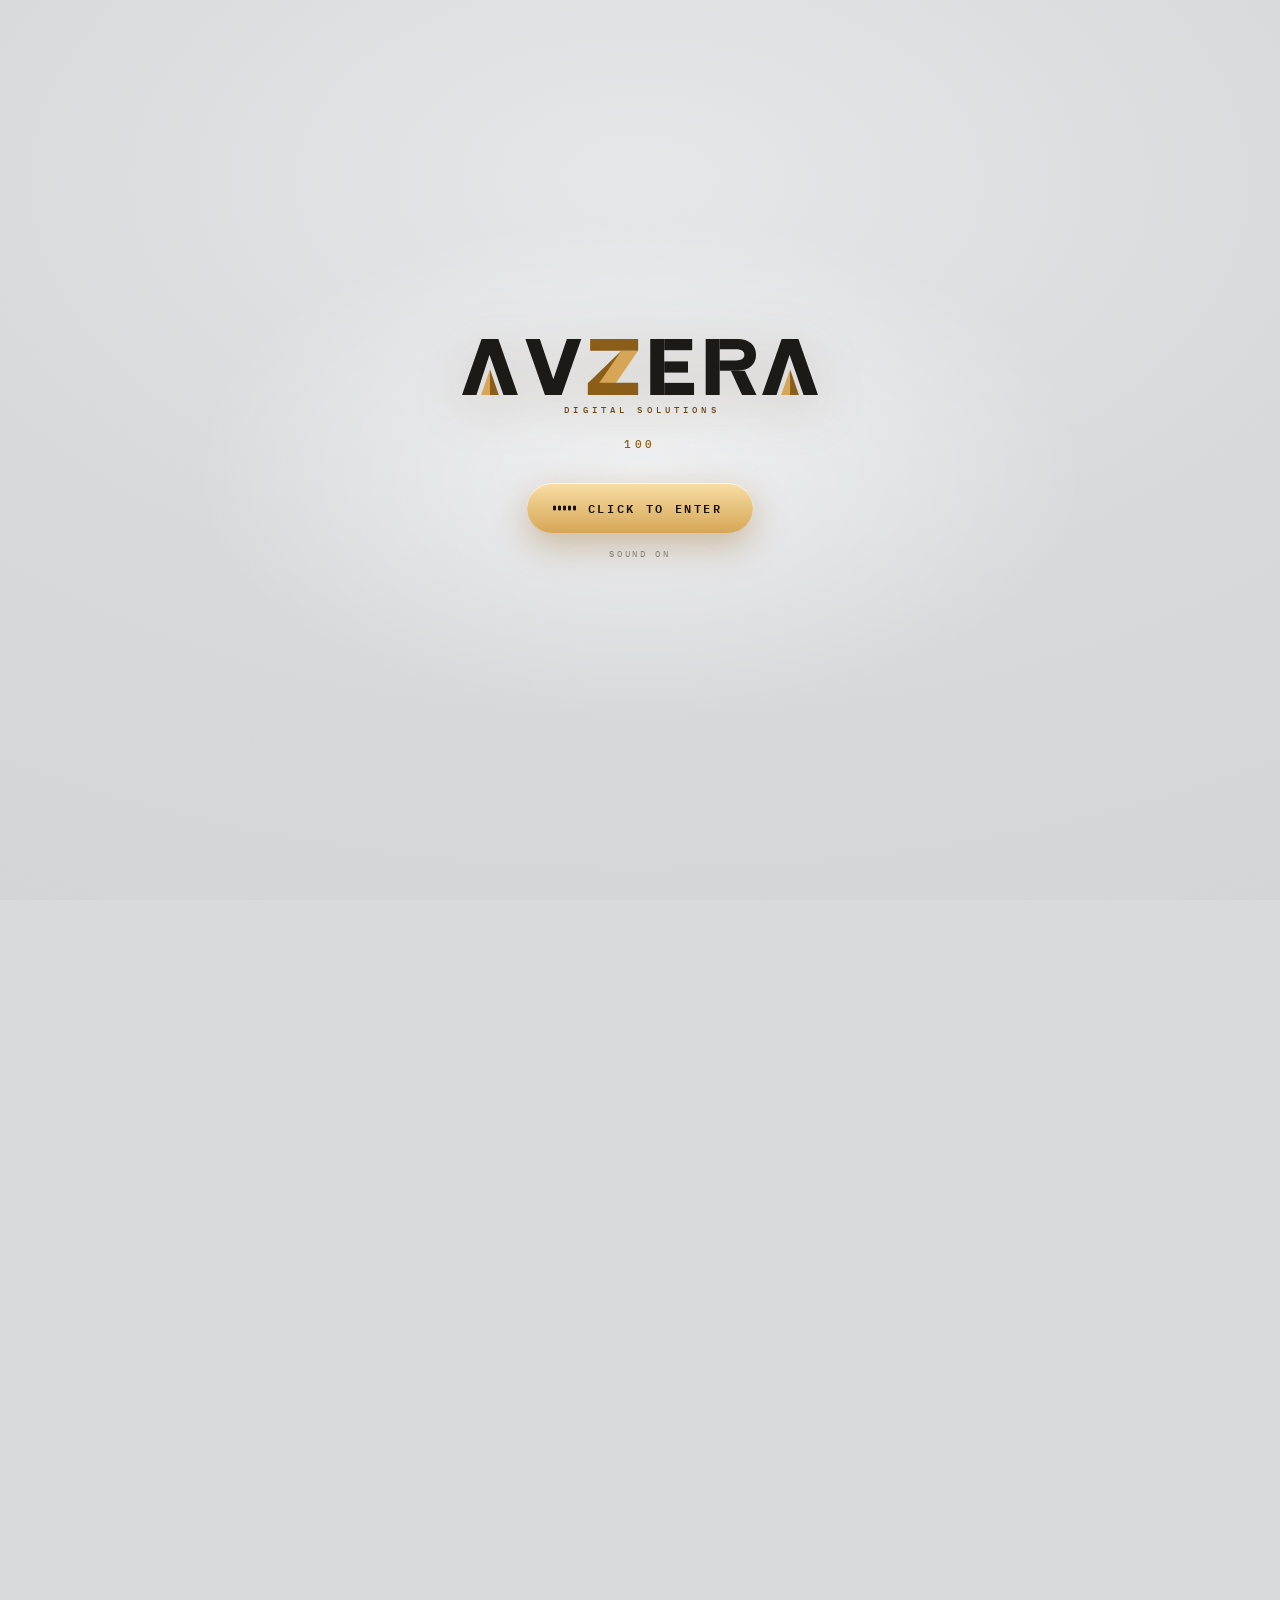
<file: index.html>
<!doctype html>
<html lang="en-IN">
<head>
<meta charset="utf-8">
<meta name="viewport" content="width=device-width, initial-scale=1, viewport-fit=cover">
<title>Google Maps, websites &amp; 24/7 WhatsApp AI | AVZERA Digital Solutions</title>
<meta name="description" content="AVZERA Digital Solutions is a founder-led studio in Raipur building Google Maps visibility, fast lightweight websites and 24/7 WhatsApp and voice AI for local businesses across India. Free audit. Staging in 24–48 hours.">
<meta name="theme-color" content="#d9dadd">
<meta name="robots" content="index, follow">
<meta property="og:type" content="website">
<meta property="og:site_name" content="AVZERA Digital Solutions">
<meta property="og:title" content="AVZERA — Local business, built to be found.">
<meta property="og:description" content="Google Maps, fast lightweight websites and 24/7 WhatsApp/voice AI for local businesses. Founder-led from Raipur, delivering across India.">
<meta property="og:url" content="https://avzerax.vercel.app/">
<meta property="og:image" content="https://avzerax.vercel.app/brand_assets/avzera_whatsapp_dp_1000.png">
<meta property="og:image:width" content="1000">
<meta property="og:image:height" content="1000">
<meta property="og:image:alt" content="AVZERA Digital Solutions">
<meta name="twitter:card" content="summary_large_image">
<meta name="twitter:title" content="AVZERA — Local business, built to be found.">
<meta name="twitter:description" content="Google Maps, fast lightweight websites and 24/7 WhatsApp/voice AI. Founder-led from Raipur.">
<meta name="twitter:url" content="https://avzerax.vercel.app/">
<meta name="twitter:image" content="https://avzerax.vercel.app/brand_assets/avzera_whatsapp_dp_1000.png">
<link rel="canonical" href="https://avzerax.vercel.app/">
<script type="application/ld+json">
{
  "@context": "https://schema.org",
  "@type": "ProfessionalService",
  "name": "AVZERA Digital Solutions",
  "url": "https://avzerax.vercel.app/",
  "description": "Founder-led digital studio in Raipur building Google Maps visibility, fast lightweight websites and 24/7 WhatsApp and voice AI for local businesses across India.",
  "telephone": "+91-7898332744",
  "email": "hello@avzera.com",
  "founder": {
    "@type": "Person",
    "name": "Vikas Vivan"
  },
  "address": {
    "@type": "PostalAddress",
    "streetAddress": "Avantibai Chowk",
    "addressLocality": "Bhilai",
    "addressRegion": "Chhattisgarh",
    "addressCountry": "IN"
  },
  "areaServed": ["Bhilai", "Raipur", "Durg", "Chhattisgarh", "India"],
  "priceRange": "₹9,999–₹24,999+",
  "currenciesAccepted": "INR",
  "paymentAccepted": "UPI, NEFT, RTGS, Net Banking",
  "knowsLanguage": ["en", "hi"]
}
</script>
<link rel="icon" type="image/svg+xml" href="assets/favicon-theme.svg?v=20261118-1">
<link rel="preconnect" href="https://fonts.googleapis.com">
<link rel="preconnect" href="https://fonts.gstatic.com" crossorigin>
<link href="https://fonts.googleapis.com/css2?family=IBM+Plex+Mono:wght@400;500;600&family=Fraunces:opsz,wght@9..144,300;9..144,400;9..144,500&display=swap" rel="stylesheet">
<link rel="stylesheet" href="assets/style.css?v=20261119-2">
</head>
<body class="locked">

<!-- ============================================================ loader -->
<div id="loader" role="dialog" aria-modal="true" aria-label="Enter the AVZERA experience">
  <div class="loader-inner">
    <img class="loader-mark" src="assets/avzera-wordmark-theme.svg" alt="AVZERA Digital Solutions" width="357" height="56">
    <small class="loader-tag">Digital Solutions</small>
    <b id="pct">000</b>
    <button id="enter" type="button" tabindex="0">
      <i aria-hidden="true"><b></b><b></b><b></b><b></b><b></b></i>
      <span>Click to enter</span>
    </button>
    <small id="enter-note">Sound on</small>
  </div>
</div>

<!-- ============================================================ ambient canvas -->
<canvas id="dust" aria-hidden="true"></canvas>
<div id="topfade" aria-hidden="true"></div>

<!-- ============================================================ 3d studio -->
<div id="scene" aria-hidden="true">
  <canvas id="gl"></canvas>
  <div class="room">
    <div class="room-wall"></div>
    <div class="room-floor"></div>
    <div class="room-light"></div>
    <div class="room-shade"></div>
  </div>

  <div class="obj-stage" id="objStage">

    <!-- 01 · brain -->
    <figure class="obj obj-hero active" data-obj="hero">
      <div class="plinth"><i></i><span></span></div>
      <div class="brain-wrap">
        <svg class="brain" viewBox="0 0 640 560" role="img" aria-label="A dark brain with gold seams">
          <defs>
            <radialGradient id="brainBody" cx="38%" cy="30%" r="78%">
              <stop offset="0" stop-color="#4a4844"/>
              <stop offset=".34" stop-color="#262523"/>
              <stop offset=".72" stop-color="#131313"/>
              <stop offset="1" stop-color="#050505"/>
            </radialGradient>
            <radialGradient id="brainGlow" cx="50%" cy="50%" r="50%">
              <stop offset=".5" stop-color="#d6a656" stop-opacity=".28"/>
              <stop offset="1" stop-color="#d6a656" stop-opacity="0"/>
            </radialGradient>
            <linearGradient id="goldSeam" x1="0" y1="0" x2="1" y2="1">
              <stop offset="0" stop-color="#f8e1ae"/>
              <stop offset=".5" stop-color="#d6a656"/>
              <stop offset="1" stop-color="#8f5f1e"/>
            </linearGradient>
            <radialGradient id="spec" cx="50%" cy="50%" r="50%">
              <stop offset="0" stop-color="#fff" stop-opacity=".5"/>
              <stop offset="1" stop-color="#fff" stop-opacity="0"/>
            </radialGradient>
            <filter id="softGlow" x="-40%" y="-40%" width="180%" height="180%">
              <feGaussianBlur stdDeviation="3.2" result="b"/>
              <feMerge><feMergeNode in="b"/><feMergeNode in="SourceGraphic"/></feMerge>
            </filter>
            <filter id="bigSoft" x="-60%" y="-60%" width="220%" height="220%">
              <feGaussianBlur stdDeviation="16"/>
            </filter>
            <clipPath id="brainClip">
              <path d="M320 74C377 44 458 55 511 98C570 127 604 190 596 253C592 302 617 343 593 390C574 429 527 449 484 454C447 491 397 509 346 497C332 494 326 486 320 478C314 486 308 494 294 497C243 509 193 491 156 454C113 449 66 429 47 390C23 343 48 302 44 253C36 190 70 127 129 98C182 55 263 44 320 74Z"/>
            </clipPath>
            <clipPath id="cereClip">
              <ellipse cx="405" cy="448" rx="96" ry="61"/>
            </clipPath>
          </defs>

          <circle cx="320" cy="292" r="276" fill="url(#brainGlow)"/>
          <ellipse cx="320" cy="520" rx="206" ry="20" fill="rgba(42,33,20,.16)" filter="url(#bigSoft)"/>

          <!-- cerebellum + stem -->
          <path d="M317 456C310 500 318 530 335 542C347 550 359 540 356 530C345 510 348 482 357 458Z" fill="#101010"/>
          <ellipse cx="405" cy="452" rx="95" ry="59" fill="url(#brainBody)"/>
          <g clip-path="url(#cereClip)" opacity=".9">
            <path d="M318 420C355 440 420 440 500 414" fill="none" stroke="#333" stroke-width="7" stroke-linecap="round"/>
            <path d="M312 438C352 459 424 461 504 432" fill="none" stroke="#3a3a3a" stroke-width="6" stroke-linecap="round"/>
            <path d="M316 457C358 479 429 480 505 450" fill="none" stroke="#2b2b2b" stroke-width="7" stroke-linecap="round"/>
            <path d="M326 477C368 497 430 496 496 468" fill="none" stroke="#3a3a3a" stroke-width="5.5" stroke-linecap="round"/>
            <path d="M344 494C380 508 428 506 478 487" fill="none" stroke="#292929" stroke-width="5" stroke-linecap="round"/>
          </g>

          <!-- main body -->
          <g clip-path="url(#brainClip)">
            <path d="M320 74C377 44 458 55 511 98C570 127 604 190 596 253C592 302 617 343 593 390C574 429 527 449 484 454C447 491 397 509 346 497C332 494 326 486 320 478C314 486 308 494 294 497C243 509 193 491 156 454C113 449 66 429 47 390C23 343 48 302 44 253C36 190 70 127 129 98C182 55 263 44 320 74Z" fill="url(#brainBody)"/>
            <g id="sulci"></g>
            <g id="cracks"></g>
            <path d="M320 84C312 158 330 238 316 318C306 382 318 438 320 476" fill="none" stroke="#050505" stroke-width="13" stroke-linecap="round"/>
            <path d="M319 96C313 160 329 232 317 306C308 370 318 424 320 460" fill="none" stroke="url(#goldSeam)" stroke-width="2" stroke-linecap="round" opacity=".85" filter="url(#softGlow)"/>
            <ellipse cx="236" cy="176" rx="132" ry="74" fill="url(#spec)" transform="rotate(-24 236 176)"/>
            <ellipse cx="470" cy="330" rx="96" ry="52" fill="url(#spec)" opacity=".35" transform="rotate(28 470 330)"/>
          </g>
          <path d="M320 74C377 44 458 55 511 98C570 127 604 190 596 253C592 302 617 343 593 390C574 429 527 449 484 454C447 491 397 509 346 497C332 494 326 486 320 478C314 486 308 494 294 497C243 509 193 491 156 454C113 449 66 429 47 390C23 343 48 302 44 253C36 190 70 127 129 98C182 55 263 44 320 74Z" fill="none" stroke="#0a0a0a" stroke-width="2" opacity=".9"/>
        </svg>
        <div class="brain-gloss"></div>
      </div>
      <div class="floor-shadow brain-shadow"></div>
    </figure>

    <!-- 02 · website -->
    <figure class="obj obj-website" data-obj="website">
      <div class="laptop">
        <div class="laptop-lid">
          <div class="laptop-cam"></div>
          <div class="site">
            <div class="site-nav">
              <b>YOUR<span>BRAND</span></b>
              <nav><i>Services</i><i>About</i><i>Contact</i></nav>
              <em>Book now</em>
            </div>
            <div class="site-body">
              <div class="site-copy">
                <small>SAMPLE SITE · BUILT BY AVZERA</small>
                <h3>Found first.<br><em>Booked in 30 seconds.</em></h3>
                <p>Mobile-first layout, one-tap WhatsApp and prices people can actually find.</p>
                <span class="site-btn">Book an appointment <b>→</b></span>
                <div class="site-proof"><i>✓</i><span>Sample layout · no invented reviews</span></div>
              </div>
              <div class="site-art">
                <div class="site-orb"></div>
                <div class="site-card">
                  <small>NEXT AVAILABLE</small>
                  <b>Today · 6:30 PM</b>
                  <span>Sample slot · your services here</span>
                </div>
              </div>
            </div>
          </div>
        </div>
        <div class="laptop-base"><i></i></div>
      </div>
      <div class="floor-shadow"></div>
    </figure>

    <!-- 03 · google profile -->
    <figure class="obj obj-google" data-obj="google">
      <div class="pin-stack">
        <div class="pin-rings"><i></i><i></i><i></i></div>
        <svg class="pin" viewBox="0 0 120 160" aria-hidden="true">
          <defs><linearGradient id="pinGold" x1="0" y1="0" x2="1" y2="1"><stop offset="0" stop-color="#f7dea8"/><stop offset=".55" stop-color="#d6a656"/><stop offset="1" stop-color="#996a24"/></linearGradient></defs>
          <path d="M60 8c-28 0-50 22-50 50 0 38 50 94 50 94s50-56 50-94c0-28-22-50-50-50z" fill="url(#pinGold)" stroke="#8f5f1e" stroke-width="2"/>
          <circle cx="60" cy="58" r="19" fill="#fff" opacity=".92"/>
          <circle cx="60" cy="58" r="9" fill="#d6a656"/>
        </svg>
        <div class="pin-shadow"></div>
      </div>
      <div class="gbp-card">
        <div class="gbp-map">
          <div class="gbp-grid"></div>
          <svg viewBox="0 0 120 160"><path d="M60 8c-28 0-50 22-50 50 0 38 50 94 50 94s50-56 50-94c0-28-22-50-50-50z"/><circle cx="60" cy="58" r="17"/></svg>
        </div>
        <div class="gbp-body">
          <small>GOOGLE BUSINESS PROFILE · PREVIEW</small>
          <h3>Your Business</h3>
          <div class="stars"><b>PROFILE PREVIEW</b><span>sample, not a listing</span></div>
          <div class="gbp-line"><i class="dot"></i>Hours complete · photos fresh</div>
          <div class="gbp-line dim">Category · Services · Reviews answered</div>
          <div class="gbp-actions"><span>Call</span><span>Directions</span><span>Website</span></div>
        </div>
        <span class="gbp-chip">PROFILE CHECK</span>
      </div>
      <div class="floor-shadow"></div>
    </figure>

    <!-- 04 · ai agents -->
    <figure class="obj obj-ai" data-obj="ai">
      <div class="ai-orb"><i></i><b></b></div>
      <div class="ai-ring r1"></div>
      <div class="ai-ring r2"></div>
      <div class="ai-ring r3"></div>
      <div class="agent-card a1"><small><em></em>REPLIES IN SECONDS</small><b>“Hi! Do you have a slot tomorrow?”</b><span>Answered · 10:42 PM</span></div>
      <div class="agent-card a2"><small><em></em>NEVER MISSES A LEAD</small><b>Books the slot while you sleep</b><span>Calendar + WhatsApp updated</span></div>
      <div class="agent-card a3"><small><em></em>WORKS ALL NIGHT</small><b>Sends prices, location and next steps</b><span>Handed to you with context</span></div>
      <div class="floor-shadow"></div>
    </figure>

    <!-- 05 · work -->
    <figure class="obj obj-work" data-obj="work">
      <div class="work-stack">
        <a class="work-card w1" href="https://vivanz-palace.vercel.app/" target="_blank" rel="noopener">
          <div class="wc-bar"><i></i><i></i><i></i><span>vivanz-palace.vercel.app</span></div>
          <img src="assets/work-vivanz.webp" alt="Live website for Hotel Vivanz Palace, Bhilai" width="1200" height="750" loading="lazy" decoding="async">
          <div class="wc-tag"><b>Hotel Vivanz Palace</b><span>LIVE CLIENT</span></div>
        </a>
        <a class="work-card w2" href="https://speakmark.vercel.app/" target="_blank" rel="noopener">
          <div class="wc-bar"><i></i><i></i><i></i><span>speakmark.vercel.app</span></div>
          <img src="assets/work-speakmark.webp" alt="Live SpeakMark AI English coaching app" width="1200" height="750" loading="lazy" decoding="async">
          <div class="wc-tag"><b>SpeakMark</b><span>LIVE PRODUCT</span></div>
        </a>
        <a class="work-card w3" href="https://liora-hotel-portfolio-demo.pages.dev/" target="_blank" rel="noopener">
          <div class="wc-bar"><i></i><i></i><i></i><span>liora-hotel-portfolio-demo.pages.dev</span></div>
          <img src="assets/work-liora.webp" alt="Liora House live hotel concept portfolio" width="1200" height="750" loading="lazy" decoding="async">
          <div class="wc-tag"><b>Liora House</b><span>LIVE CONCEPT</span></div>
        </a>
      </div>
      <div class="floor-shadow"></div>
    </figure>

    <!-- 06 · process -->
    <figure class="obj obj-process" data-obj="process">
      <ol class="steps">
        <li style="--i:-2"><b>01</b><h3>Free audit</h3><p>Profile, site and WhatsApp, checked by hand.</p></li>
        <li style="--i:-1"><b>02</b><h3>Clear scope</h3><p>What gets built, what it costs, when it ships.</p></li>
        <li style="--i:0"><b>03</b><h3>Build week</h3><p>5–7 working days after content and access.</p></li>
        <li style="--i:1"><b>04</b><h3>Review</h3><p>You test it on a real phone, we fix the gaps.</p></li>
        <li style="--i:2"><b>05</b><h3>Handover</h3><p>Accounts, files and ownership in your name.</p></li>
      </ol>
      <div class="floor-shadow"></div>
    </figure>

    <!-- 07 · visit -->
    <figure class="obj obj-visit" data-obj="visit">
      <div class="plinth visit-plinth"><i></i><span></span></div>
      <div class="visit-wrap">
        <div class="pin-visual">
          <div class="pin-rings"><i></i><i></i><i></i></div>
          <svg class="pin" viewBox="0 0 120 160" aria-hidden="true">
            <defs><linearGradient id="pinGold2" x1="0" y1="0" x2="1" y2="1"><stop offset="0" stop-color="#f7dea8"/><stop offset=".55" stop-color="#d6a656"/><stop offset="1" stop-color="#996a24"/></linearGradient></defs>
            <path d="M60 8c-28 0-50 22-50 50 0 38 50 94 50 94s50-56 50-94c0-28-22-50-50-50z" fill="url(#pinGold2)" stroke="#8f5f1e" stroke-width="2"/>
            <circle cx="60" cy="58" r="19" fill="#fff" opacity=".92"/>
            <circle cx="60" cy="58" r="9" fill="#d6a656"/>
          </svg>
        </div>
        <div class="visit-card">
          <small>FOUNDER-LED · RAIPUR</small>
          <h3>Built in Raipur.<br>Always reachable.</h3>
          <div class="visit-line"><i>WA</i><span>WhatsApp +91 78983 32744</span></div>
          <div class="visit-line"><i>EN</i><span>English · हिन्दी</span></div>
          <div class="visit-line"><i>24</i><span>Reply within 24 hours</span></div>
        </div>
      </div>
      <div class="floor-shadow"></div>
    </figure>

    <!-- 08 · contact -->
    <figure class="obj obj-contact" data-obj="contact">
      <div class="contact-wrap">
        <div class="send-orb">
          <svg viewBox="0 0 120 120" aria-hidden="true"><path d="M14 60L106 18L76 104L56 68L14 60Z" fill="none" stroke="#1a1408" stroke-width="4" stroke-linejoin="round"/><path d="M56 68L106 18" fill="none" stroke="#1a1408" stroke-width="4" stroke-linecap="round"/></svg>
        </div>
        <div class="chat-stack">
          <div class="bubble them">Hi, I need a website for my clinic.</div>
          <div class="bubble you">Free audit first — aapka Google profile aur site, dono dekh lenge.</div>
          <div class="bubble them">That works. When can we start?</div>
          <div class="bubble you gold">This week. Plan and price within 24 hours.</div>
        </div>
      </div>
      <div class="floor-shadow"></div>
    </figure>

  </div>
  <div class="scene-vignette"></div>
</div>
<div id="copy-veil" aria-hidden="true"></div>

<!-- ============================================================ chrome -->
<div class="ui" id="logo" role="img" aria-label="AVZERA Digital Solutions"><img src="assets/avzera-wordmark-theme.svg" alt="" width="134" height="21"></div>

<div class="ui" id="nav">
  <b id="section">01 / THE SEARCH</b><br>
  <button id="sound" type="button" aria-pressed="true" aria-label="Sound is on">
    <i aria-hidden="true"><b></b><b></b><b></b><b></b><b></b></i>
    <span>SOUND ON</span>
  </button><br>
  <button class="cta-start" type="button" data-open-lead>Start a project</button><br>
  <a class="cta-start nav-dev" href="#work" data-goto="4">See live work</a>
</div>

<div class="ui" id="copy">
  <div class="swap">
    <small id="kicker">A STORY IN EIGHT ROOMS · 9:42 PM</small>
    <h2 id="title">Someone is searching<br>for a business<br>like <em>yours.</em></h2>
    <p id="body">Priya is getting married in Raipur. She searches ‘salon near me’ and gets five names. The ones that look alive get the call. AVZERA builds the Google profile, the fast website and the WhatsApp agent that make your business the easiest choice in Raipur, Bhilai and Durg.</p>
    <span class="copy-actions">
      <button class="cta-start big" id="copy-cta" type="button">Start with a free audit</button>
      <a class="cta-wa" id="copy-wa" href="https://wa.me/917898332744?text=Hi%20AVZERA%2C%20I%20want%20a%20free%20audit%20for%20my%20business." target="_blank" rel="noopener" hidden>WhatsApp us</a>
    </span>
  </div>
</div>

<nav class="ui" id="rail" aria-label="Sections"></nav>

<div class="ui" id="scroll-hint" aria-hidden="true"><i></i><span>SCROLL</span></div>
<div class="ui" id="scrollcue">A COMPOSITE STORY · HOVER THE BRAIN</div>
<div class="ui" id="progress" aria-hidden="true"><i></i><em>01</em></div>

<footer id="footer">
  <span>© 2026 AVZERA Digital Solutions · Shankar Nagar, Raipur</span>
  <span class="foot-links">
    <a href="privacy.html">Privacy</a>
    <a href="terms.html">Terms</a>
    <a href="refund.html">Refunds</a>
    <a href="disclaimer.html">Disclaimer</a>
    <a href="contact.html">Contact</a>
  </span>
</footer>

<!-- ============================================================ lead sheet -->
<div id="lead" aria-hidden="true">
  <div class="lead-scrim" data-close-lead></div>
  <div class="lead-card" role="dialog" aria-modal="true" aria-labelledby="lead-title">
    <span class="lead-grab" aria-hidden="true"></span>
    <button class="lead-x" type="button" data-close-lead aria-label="Close">
      <svg viewBox="0 0 24 24" fill="none"><path d="M6 6l12 12M18 6 6 18"/></svg>
    </button>
    <small>START A PROJECT</small>
    <h2 id="lead-title">Tell us what you want to build.</h2>
    <form id="lead-form" novalidate>
      <fieldset>
        <legend>What do you need?</legend>
        <div class="chips" role="radiogroup" aria-label="Service">
          <button class="chip" type="button" role="radio" aria-checked="true" data-service="Website">Website</button>
          <button class="chip" type="button" role="radio" aria-checked="false" data-service="Google profile">Google profile</button>
          <button class="chip" type="button" role="radio" aria-checked="false" data-service="WhatsApp / AI">WhatsApp / AI</button>
          <button class="chip" type="button" role="radio" aria-checked="false" data-service="All three">All three</button>
        </div>
      </fieldset>
      <label class="field"><input id="lead-name" type="text" placeholder=" " autocomplete="name" maxlength="80" required><span>Your name</span><em>Please add your name.</em></label>
      <label class="field"><input id="lead-biz" type="text" placeholder=" " autocomplete="organization" maxlength="90"><span>Business name (optional)</span></label>
      <label class="field phone"><input id="lead-phone" type="tel" placeholder=" " autocomplete="tel" inputmode="numeric" maxlength="10" required><span>WhatsApp number</span><b>+91</b><em>Please add a 10-digit mobile number.</em></label>
      <label class="field"><textarea id="lead-msg" rows="2" placeholder=" " maxlength="400"></textarea><span>Anything else? (optional)</span></label>
      <label class="consent">
        <input id="lead-consent" type="checkbox" required>
        <span>I agree to be contacted on WhatsApp about this enquiry. I have read the <a href="privacy.html" target="_blank" rel="noopener">privacy notice</a>.</span>
      </label>
      <p class="lead-err" id="lead-err" role="alert" hidden></p>
      <div class="lead-actions">
        <button class="lead-send" type="submit">Send on WhatsApp <span>→</span></button>
      </div>
      <p class="lead-call">Prefer to talk? <a href="tel:+917898332744">Call +91 78983 32744</a> · <a href="mailto:hello@avzera.com">hello@avzera.com</a></p>
      <p class="lead-note">Your message opens in WhatsApp. Nothing is stored on this site. We use your details only to reply to this enquiry. Consent can be withdrawn anytime — see Privacy.</p>
    </form>
  </div>
</div>

<div class="sr-only" aria-live="polite" id="live"></div>

<!-- ============================================================ SEO fallback -->
<main class="sr-only">
  <h1>AVZERA Digital Solutions — websites, Google Business Profiles and 24/7 WhatsApp AI</h1>
  <p>Founder-led digital studio in Shankar Nagar, Raipur, working with local businesses across India. 73%+ of local customers search on Google Maps first. Free audit. Clear scope. Delivery in 5–7 working days after content and access.</p>
  <section><h2>Websites</h2><p>Fast, mobile-first websites built around WhatsApp, calls and enquiry forms. 0.38s-class edge delivery, 1-tap vCard save, page-weight budget checked before launch. Designed, built and launched end to end.</p></section>
  <section><h2>Google Business Profile</h2><p>Profile claim, 4–6 category calibration, 750-character landmark bio, 5+ geotagged photos, services, hours, posts, review replies and a monthly performance snapshot. Zero Password Protocol — official Google Agency Manager invite, never your password.</p></section>
  <section><h2>WhatsApp and AI automation</h2><p>WhatsApp and website agents that reply in seconds, qualify, book and hand over to a human with context. 24/7 Hindi/English voice answering, missed-call callback, Google Sheets CRM sync. No new SIM or hardware.</p></section>
  <section><h2>Live work</h2><p>Hotel Vivanz Palace, Bhilai (live client site — 200-pax banquet engine), Liora House (live concept — 0.38s direct booking, bypasses 18–25% OTA commissions), SpeakMark (live AI product — 60-second voice rubric coach) and Mira (live AI skin guide — Hindi/English voice triage). Each card is labelled for what it is.</p></section>
  <section><h2>Contact</h2><p>WhatsApp and call +91 78983 32744. Email hello@avzera.com. Privacy and grievance requests: grievance@avzera.com. Address: Avantibai Chowk, Bhilai, Chhattisgarh.</p></section>
  <section><h2>Consent</h2><p>Enquiries open in WhatsApp only after you tick the consent box. Consent is unticked by default and can be withdrawn at any time.</p></section>
</main>

<div id="scroll-space" aria-hidden="true"></div>

<noscript>
  <style>
    #loader { display: none !important; }
    body.locked { overflow: auto !important; }
    #scroll-space { display: none; }
    #scene, #copy, #nav, #rail, #scroll-hint, #scrollcue, #progress, #footer { display: none !important; }
  </style>
</noscript>

<script type="importmap">
{
  "imports": {
    "three": "./vendor/three/three.module.js",
    "three/addons/": "./vendor/three/addons/"
  }
}
</script>
<script src="assets/app.js?v=20261119-6"></script>
</body>
</html>
</file>
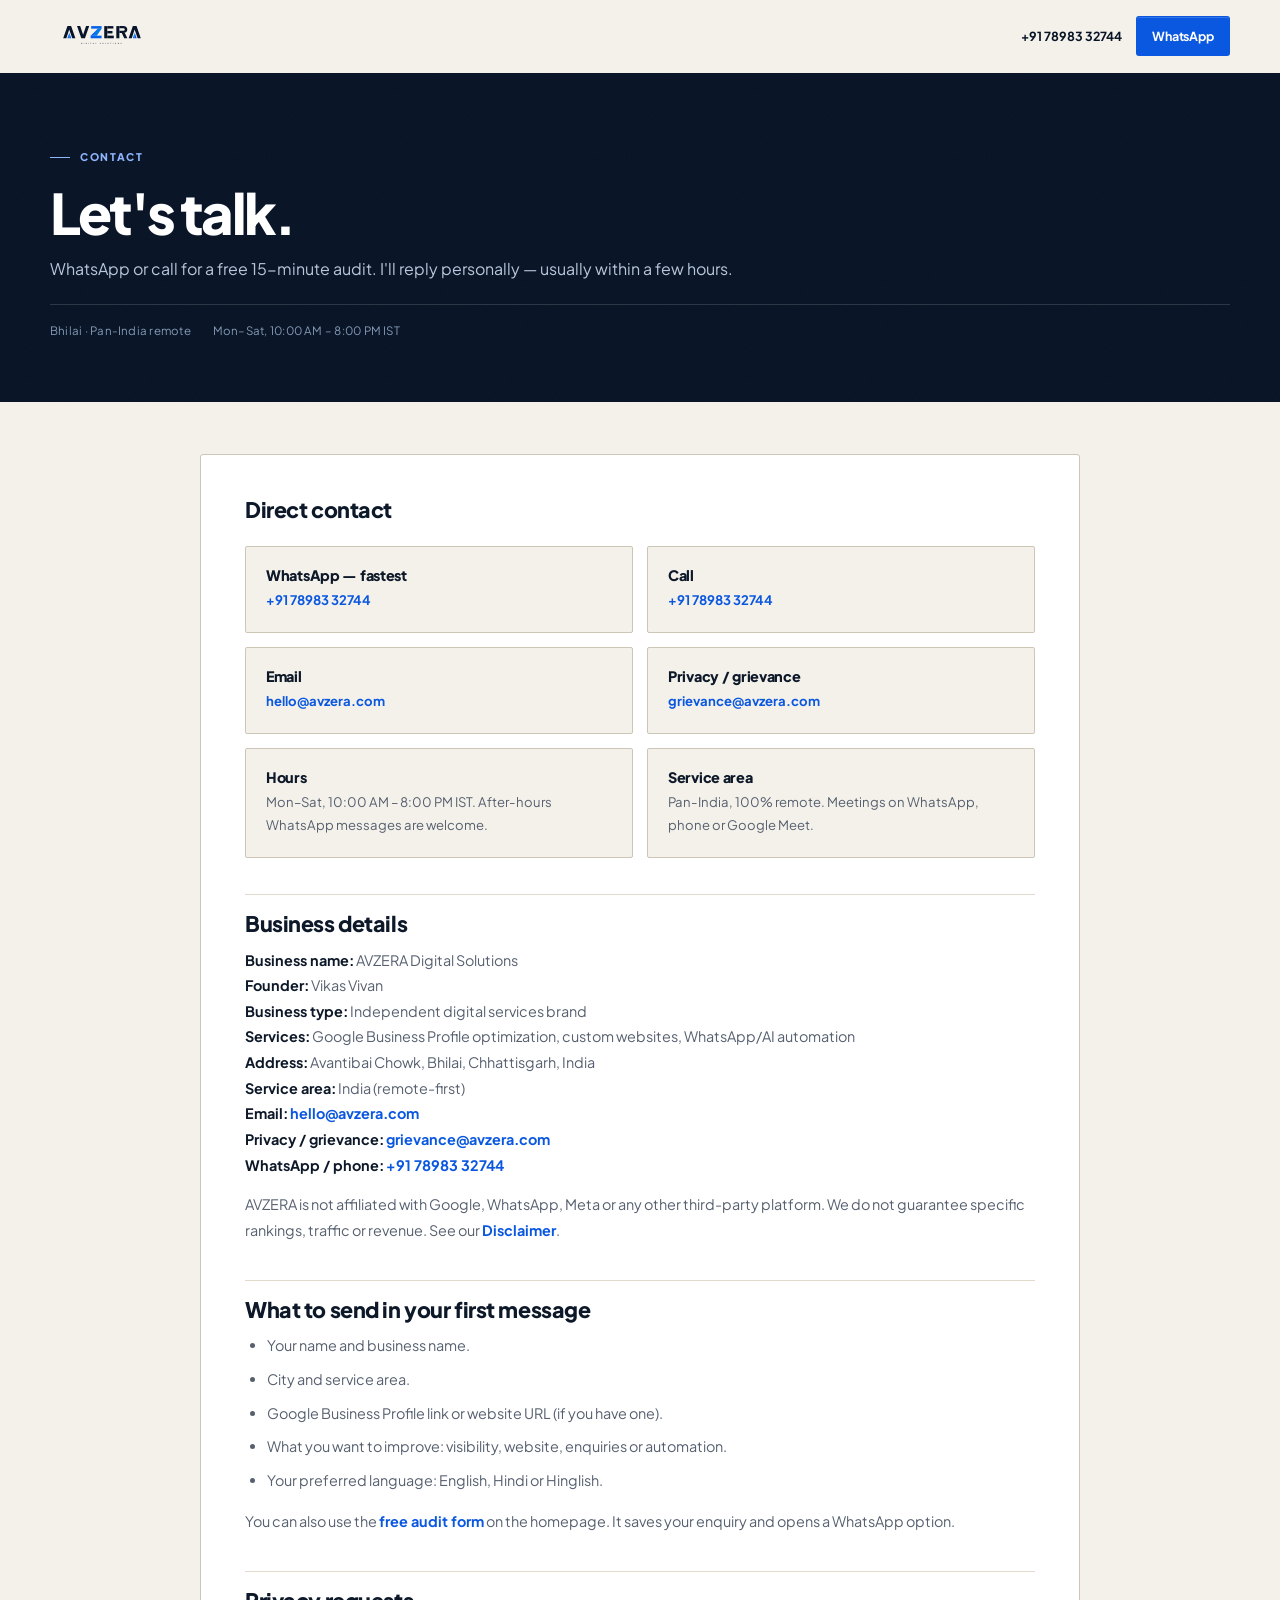
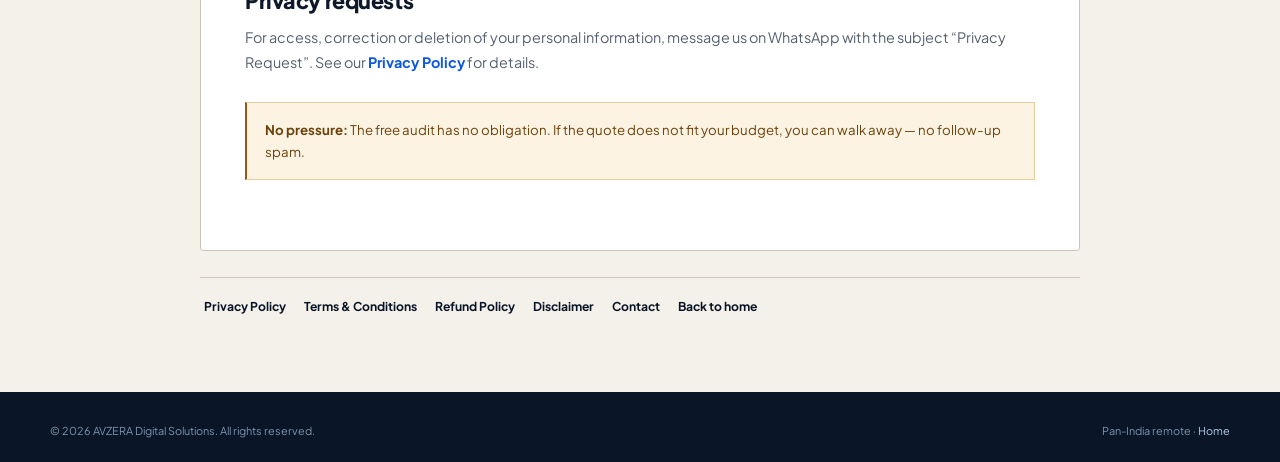
<file: contact.html>
<!DOCTYPE html>
<html lang="en-IN">
<head>
  <meta charset="UTF-8">
  <meta name="viewport" content="width=device-width, initial-scale=1.0">
  <meta name="theme-color" content="#07142b">
  <title>Contact | AVZERA Digital Solutions</title>
  <meta name="description" content="Contact AVZERA Digital Solutions on WhatsApp or phone for a free audit. Pan-India remote. Google Business Profile, custom websites and WhatsApp/AI automation.">
  <meta name="robots" content="index, follow">
  <link rel="icon" type="image/svg+xml" href="brand_assets/avzera_official_favicon.svg">
  <link rel="alternate icon" href="favicon.ico">
  <link rel="apple-touch-icon" href="brand_assets/avzera_official_app_icon_512.png">
  <link rel="preconnect" href="https://fonts.googleapis.com">
  <link rel="preconnect" href="https://fonts.gstatic.com" crossorigin>
  <link href="https://fonts.googleapis.com/css2?family=Plus+Jakarta+Sans:wght@400;500;600;700;800&display=swap" rel="stylesheet">
  <link rel="stylesheet" href="assets/main.css?v=20261115-2">
  <link rel="stylesheet" href="assets/legal.css?v=20261115-2">
</head>
<body>

  <a class="skip-link" href="#main">Skip to content</a>

  <header class="site-header legal-simple-header">
    <div class="container">
      <nav class="nav" aria-label="Main navigation">
        <a class="brand" href="index.html" aria-label="AVZERA Digital Solutions — home">
          <img src="brand_assets/avzera_official_master_logo_light.svg" alt="AVZERA Digital Solutions" width="1024" height="335" decoding="async">
        </a>
        <div class="nav-actions">
          <a class="nav-phone" href="tel:+917898332744">+91 78983 32744</a>
          <a class="btn btn-primary btn-sm" href="https://wa.me/917898332744?text=Hi%20AVZERA%2C%20I%20want%20a%20free%20audit%20for%20my%20business." target="_blank" rel="noopener">WhatsApp</a>
        </div>
      </nav>
    </div>
  </header>

  <main id="main">
    <section class="legal-hero">
      <div class="container">
        <span class="eyebrow">Contact</span>
        <h1>Let's talk.</h1>
        <p>WhatsApp or call for a free 15-minute audit. I'll reply personally — usually within a few hours.</p>
        <div class="legal-meta">
          <span>Bhilai · Pan-India remote</span>
          <span>Mon–Sat, 10:00 AM – 8:00 PM IST</span>
        </div>
      </div>
    </section>

    <section class="legal-shell">
      <div class="container">
        <article class="legal-card">
          <h2>Direct contact</h2>
          <div class="legal-contact-grid">
            <div class="legal-contact-card">
              <h3>WhatsApp — fastest</h3>
              <p><a href="https://wa.me/917898332744?text=Hi%20AVZERA%2C%20I%20want%20a%20free%20audit%20for%20my%20business." target="_blank" rel="noopener">+91 78983 32744</a></p>
            </div>
            <div class="legal-contact-card">
              <h3>Call</h3>
              <p><a href="tel:+917898332744">+91 78983 32744</a></p>
            </div>
            <div class="legal-contact-card">
              <h3>Email</h3>
              <p><a href="mailto:hello@avzera.com">hello@avzera.com</a></p>
            </div>
            <div class="legal-contact-card">
              <h3>Privacy / grievance</h3>
              <p><a href="mailto:grievance@avzera.com">grievance@avzera.com</a></p>
            </div>
            <div class="legal-contact-card">
              <h3>Hours</h3>
              <p>Mon–Sat, 10:00 AM – 8:00 PM IST. After-hours WhatsApp messages are welcome.</p>
            </div>
            <div class="legal-contact-card">
              <h3>Service area</h3>
              <p>Pan-India, 100% remote. Meetings on WhatsApp, phone or Google Meet.</p>
            </div>
          </div>

          <h2>Business details</h2>
          <p>
            <strong>Business name:</strong> AVZERA Digital Solutions<br>
            <strong>Founder:</strong> Vikas Vivan<br>
            <strong>Business type:</strong> Independent digital services brand<br>
            <strong>Services:</strong> Google Business Profile optimization, custom websites, WhatsApp/AI automation<br>
            <strong>Address:</strong> Avantibai Chowk, Bhilai, Chhattisgarh, India<br>
            <strong>Service area:</strong> India (remote-first)<br>
            <strong>Email:</strong> <a href="mailto:hello@avzera.com">hello@avzera.com</a><br>
            <strong>Privacy / grievance:</strong> <a href="mailto:grievance@avzera.com">grievance@avzera.com</a><br>
            <strong>WhatsApp / phone:</strong> <a href="tel:+917898332744">+91 78983 32744</a>
          </p>
          <p>
            AVZERA is not affiliated with Google, WhatsApp, Meta or any other third-party platform. We do not
            guarantee specific rankings, traffic or revenue. See our <a href="disclaimer.html">Disclaimer</a>.
          </p>

          <h2>What to send in your first message</h2>
          <ul>
            <li>Your name and business name.</li>
            <li>City and service area.</li>
            <li>Google Business Profile link or website URL (if you have one).</li>
            <li>What you want to improve: visibility, website, enquiries or automation.</li>
            <li>Your preferred language: English, Hindi or Hinglish.</li>
          </ul>
          <p>
            You can also use the <a href="index.html#contact">free audit form</a> on the homepage. It saves your
            enquiry and opens a WhatsApp option.
          </p>

          <h2>Privacy requests</h2>
          <p>
            For access, correction or deletion of your personal information, message us on WhatsApp with the subject
            “Privacy Request”. See our <a href="privacy.html">Privacy Policy</a> for details.
          </p>

          <div class="legal-note">
            <strong>No pressure:</strong> The free audit has no obligation. If the quote does not fit your budget,
            you can walk away — no follow-up spam.
          </div>
        </article>

        <nav class="legal-footer-links" aria-label="Legal pages">
          <a href="privacy.html">Privacy Policy</a>
          <a href="terms.html">Terms &amp; Conditions</a>
          <a href="refund.html">Refund Policy</a>
          <a href="disclaimer.html">Disclaimer</a>
          <a href="contact.html">Contact</a>
          <a href="index.html">Back to home</a>
        </nav>
      </div>
    </section>
  </main>

  <footer class="site-footer" style="padding:30px 0 22px">
    <div class="container">
      <div class="footer-bottom" style="margin-top:0;border-top:0;padding-top:0">
        <span>© 2026 AVZERA Digital Solutions. All rights reserved.</span>
        <span>Pan-India remote · <a href="index.html" style="color:#b9cbe6">Home</a></span>
      </div>
    </div>
  </footer>

</body>
</html>
</file>
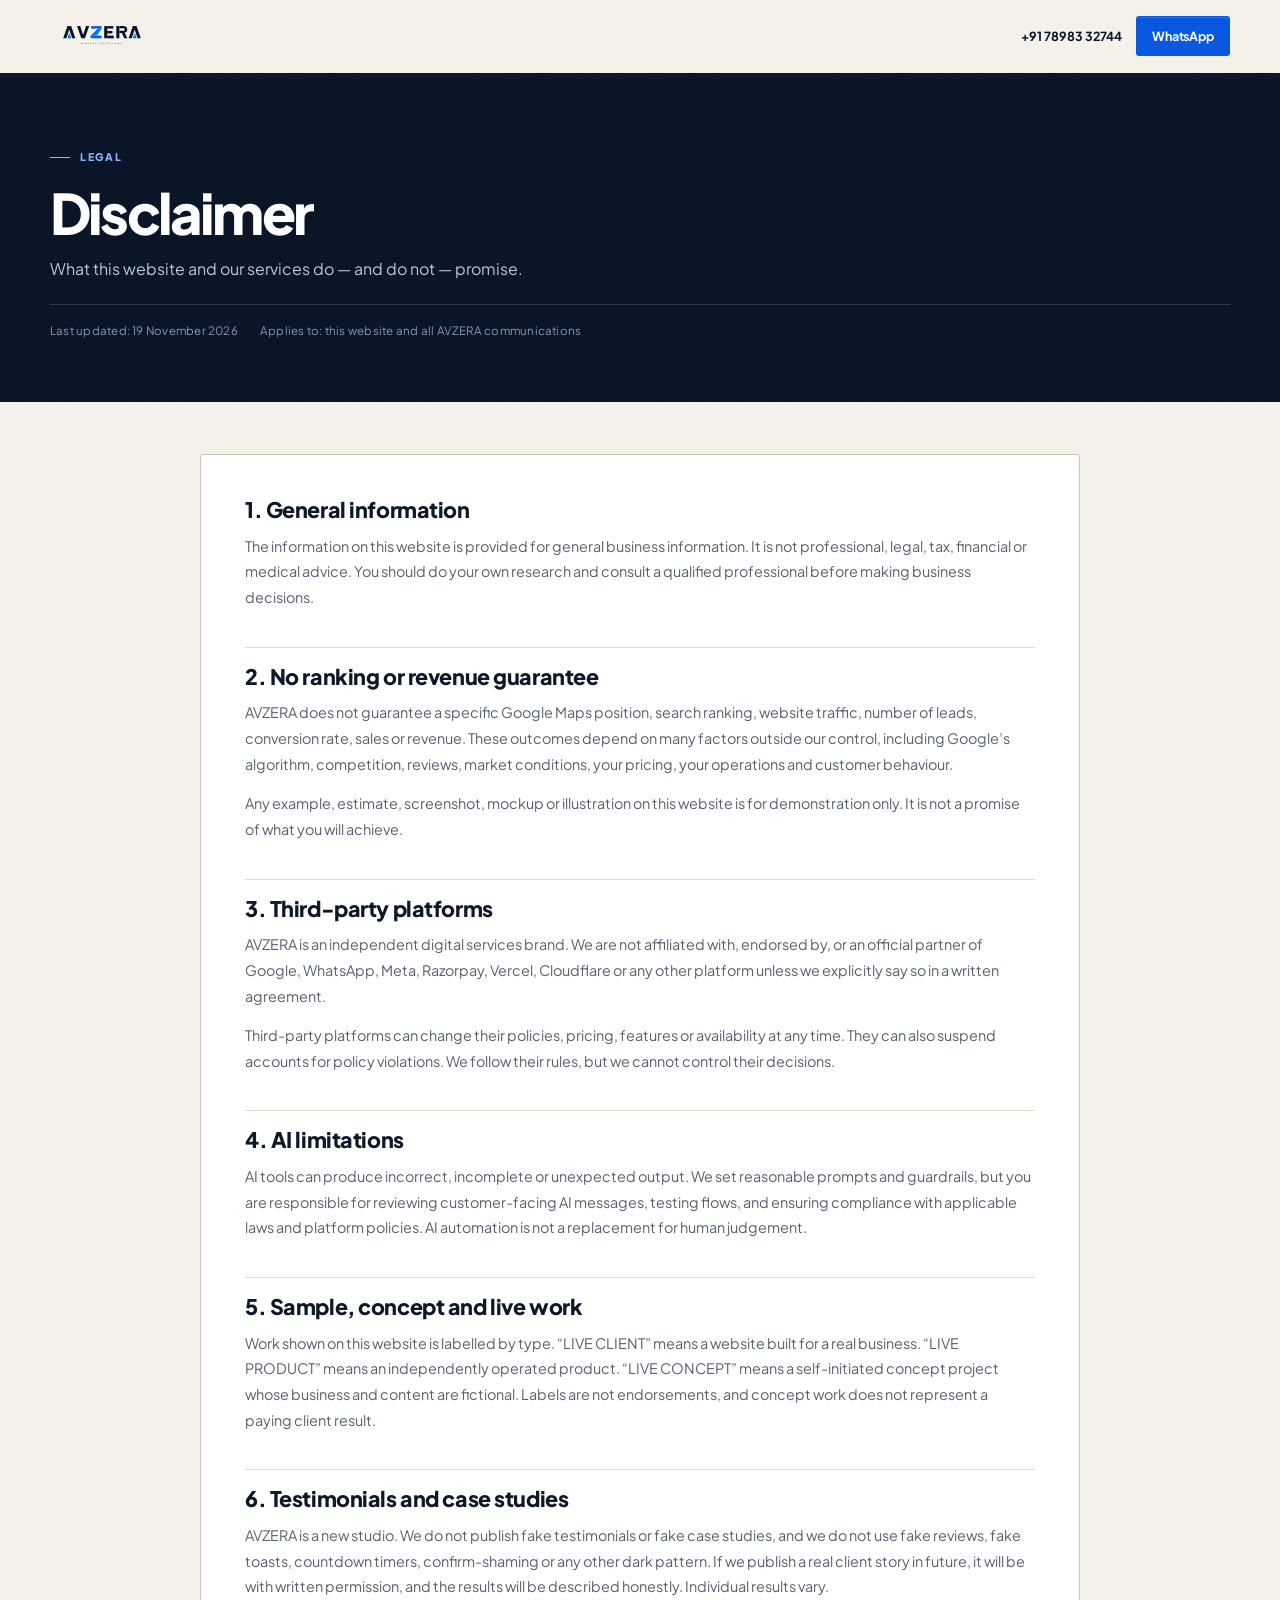
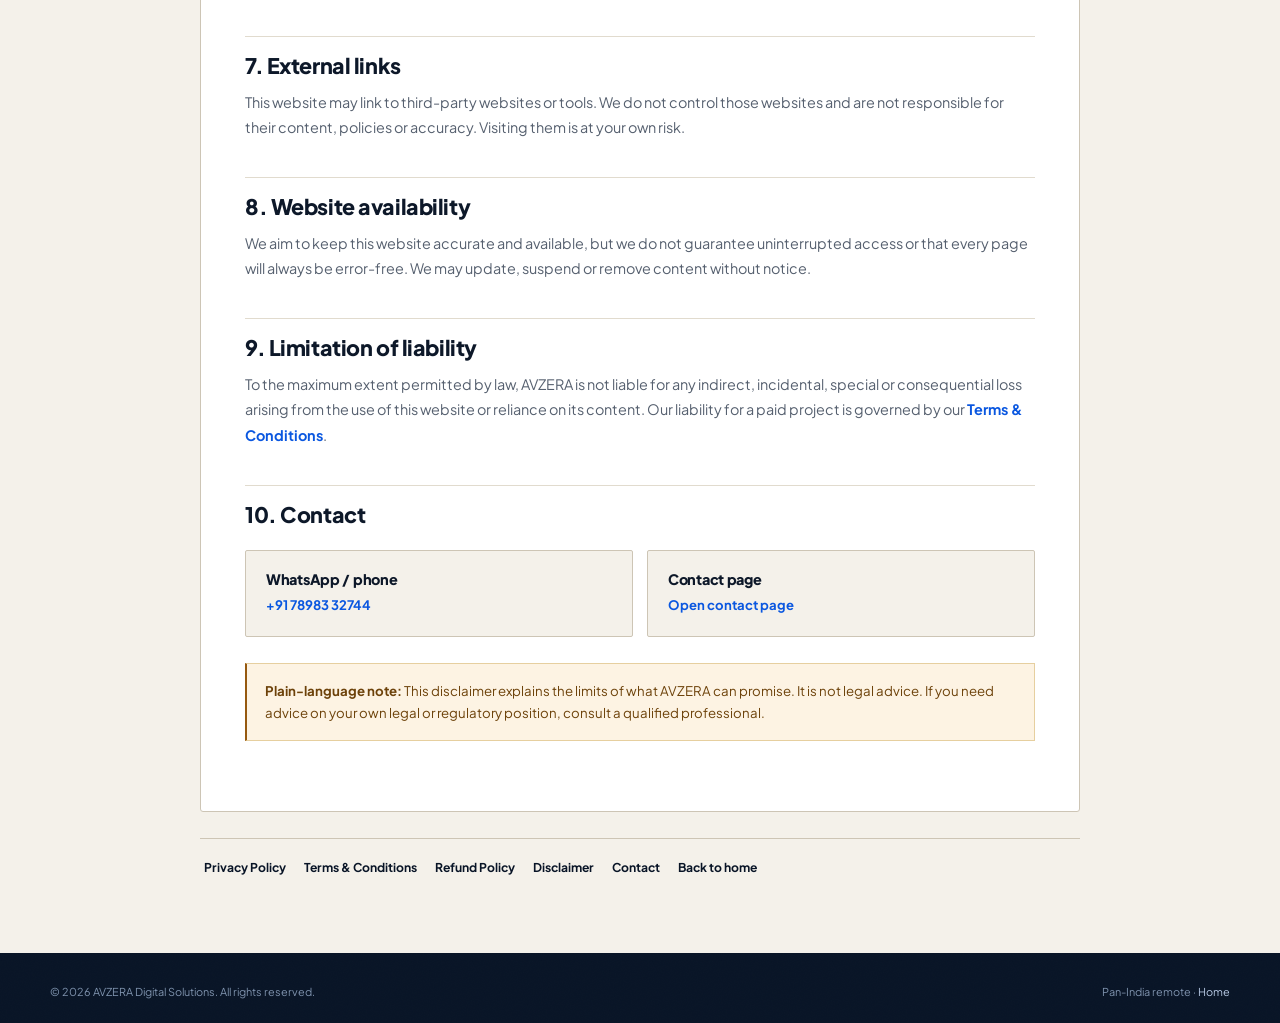
<file: disclaimer.html>
<!DOCTYPE html>
<html lang="en-IN">
<head>
  <meta charset="UTF-8">
  <meta name="viewport" content="width=device-width, initial-scale=1.0">
  <meta name="theme-color" content="#07142b">
  <title>Disclaimer | AVZERA Digital Solutions</title>
  <meta name="description" content="AVZERA Digital Solutions disclaimer — no ranking or revenue guarantees, third-party platforms, AI limitations, sample and concept work, and general information.">
  <meta name="robots" content="index, follow">
  <link rel="icon" type="image/svg+xml" href="brand_assets/avzera_official_favicon.svg">
  <link rel="alternate icon" href="favicon.ico">
  <link rel="apple-touch-icon" href="brand_assets/avzera_official_app_icon_512.png">
  <link rel="preconnect" href="https://fonts.googleapis.com">
  <link rel="preconnect" href="https://fonts.gstatic.com" crossorigin>
  <link href="https://fonts.googleapis.com/css2?family=Plus+Jakarta+Sans:wght@400;500;600;700;800&display=swap" rel="stylesheet">
  <link rel="stylesheet" href="assets/main.css?v=20261115-2">
  <link rel="stylesheet" href="assets/legal.css?v=20261115-2">
</head>
<body>

  <a class="skip-link" href="#main">Skip to content</a>

  <header class="site-header legal-simple-header">
    <div class="container">
      <nav class="nav" aria-label="Main navigation">
        <a class="brand" href="index.html" aria-label="AVZERA Digital Solutions — home">
          <img src="brand_assets/avzera_official_master_logo_light.svg" alt="AVZERA Digital Solutions" width="1024" height="335" decoding="async">
        </a>
        <div class="nav-actions">
          <a class="nav-phone" href="tel:+917898332744">+91 78983 32744</a>
          <a class="btn btn-primary btn-sm" href="https://wa.me/917898332744?text=Hi%20AVZERA%2C%20I%20have%20a%20question." target="_blank" rel="noopener">WhatsApp</a>
        </div>
      </nav>
    </div>
  </header>

  <main id="main">
    <section class="legal-hero">
      <div class="container">
        <span class="eyebrow">Legal</span>
        <h1>Disclaimer</h1>
        <p>What this website and our services do — and do not — promise.</p>
        <div class="legal-meta">
          <span>Last updated: 19 November 2026</span>
          <span>Applies to: this website and all AVZERA communications</span>
        </div>
      </div>
    </section>

    <section class="legal-shell">
      <div class="container">
        <article class="legal-card">
          <h2>1. General information</h2>
          <p>
            The information on this website is provided for general business information. It is not professional,
            legal, tax, financial or medical advice. You should do your own research and consult a qualified
            professional before making business decisions.
          </p>

          <h2>2. No ranking or revenue guarantee</h2>
          <p>
            AVZERA does not guarantee a specific Google Maps position, search ranking, website traffic, number of
            leads, conversion rate, sales or revenue. These outcomes depend on many factors outside our control,
            including Google’s algorithm, competition, reviews, market conditions, your pricing, your operations and
            customer behaviour.
          </p>
          <p>
            Any example, estimate, screenshot, mockup or illustration on this website is for demonstration only. It
            is not a promise of what you will achieve.
          </p>

          <h2>3. Third-party platforms</h2>
          <p>
            AVZERA is an independent digital services brand. We are not affiliated with, endorsed by, or an official
            partner of Google, WhatsApp, Meta, Razorpay, Vercel, Cloudflare or any other platform unless we explicitly
            say so in a written agreement.
          </p>
          <p>
            Third-party platforms can change their policies, pricing, features or availability at any time. They can
            also suspend accounts for policy violations. We follow their rules, but we cannot control their decisions.
          </p>

          <h2>4. AI limitations</h2>
          <p>
            AI tools can produce incorrect, incomplete or unexpected output. We set reasonable prompts and guardrails,
            but you are responsible for reviewing customer-facing AI messages, testing flows, and ensuring compliance
            with applicable laws and platform policies. AI automation is not a replacement for human judgement.
          </p>

          <h2>5. Sample, concept and live work</h2>
          <p>
            Work shown on this website is labelled by type. “LIVE CLIENT” means a website built for a real business.
            “LIVE PRODUCT” means an independently operated product. “LIVE CONCEPT” means a self-initiated concept
            project whose business and content are fictional. Labels are not endorsements, and concept work does not
            represent a paying client result.
          </p>

          <h2>6. Testimonials and case studies</h2>
          <p>
            AVZERA is a new studio. We do not publish fake testimonials or fake case studies, and we do not use fake
            reviews, fake toasts, countdown timers, confirm-shaming or any other dark pattern. If we publish a real
            client story in future, it will be with written permission, and the results will be described honestly.
            Individual results vary.
          </p>

          <h2>7. External links</h2>
          <p>
            This website may link to third-party websites or tools. We do not control those websites and are not
            responsible for their content, policies or accuracy. Visiting them is at your own risk.
          </p>

          <h2>8. Website availability</h2>
          <p>
            We aim to keep this website accurate and available, but we do not guarantee uninterrupted access or that
            every page will always be error-free. We may update, suspend or remove content without notice.
          </p>

          <h2>9. Limitation of liability</h2>
          <p>
            To the maximum extent permitted by law, AVZERA is not liable for any indirect, incidental, special or
            consequential loss arising from the use of this website or reliance on its content. Our liability for a
            paid project is governed by our <a href="terms.html">Terms &amp; Conditions</a>.
          </p>

          <h2>10. Contact</h2>
          <div class="legal-contact-grid">
            <div class="legal-contact-card">
              <h3>WhatsApp / phone</h3>
              <p><a href="tel:+917898332744">+91 78983 32744</a></p>
            </div>
            <div class="legal-contact-card">
              <h3>Contact page</h3>
              <p><a href="contact.html">Open contact page</a></p>
            </div>
          </div>

          <div class="legal-note">
            <strong>Plain-language note:</strong> This disclaimer explains the limits of what AVZERA can promise.
            It is not legal advice. If you need advice on your own legal or regulatory position, consult a
            qualified professional.
          </div>
        </article>

        <nav class="legal-footer-links" aria-label="Legal pages">
          <a href="privacy.html">Privacy Policy</a>
          <a href="terms.html">Terms &amp; Conditions</a>
          <a href="refund.html">Refund Policy</a>
          <a href="disclaimer.html">Disclaimer</a>
          <a href="contact.html">Contact</a>
          <a href="index.html">Back to home</a>
        </nav>
      </div>
    </section>
  </main>

  <footer class="site-footer" style="padding:30px 0 22px">
    <div class="container">
      <div class="footer-bottom" style="margin-top:0;border-top:0;padding-top:0">
        <span>© 2026 AVZERA Digital Solutions. All rights reserved.</span>
        <span>Pan-India remote · <a href="index.html" style="color:#b9cbe6">Home</a></span>
      </div>
    </div>
  </footer>

</body>
</html>
</file>
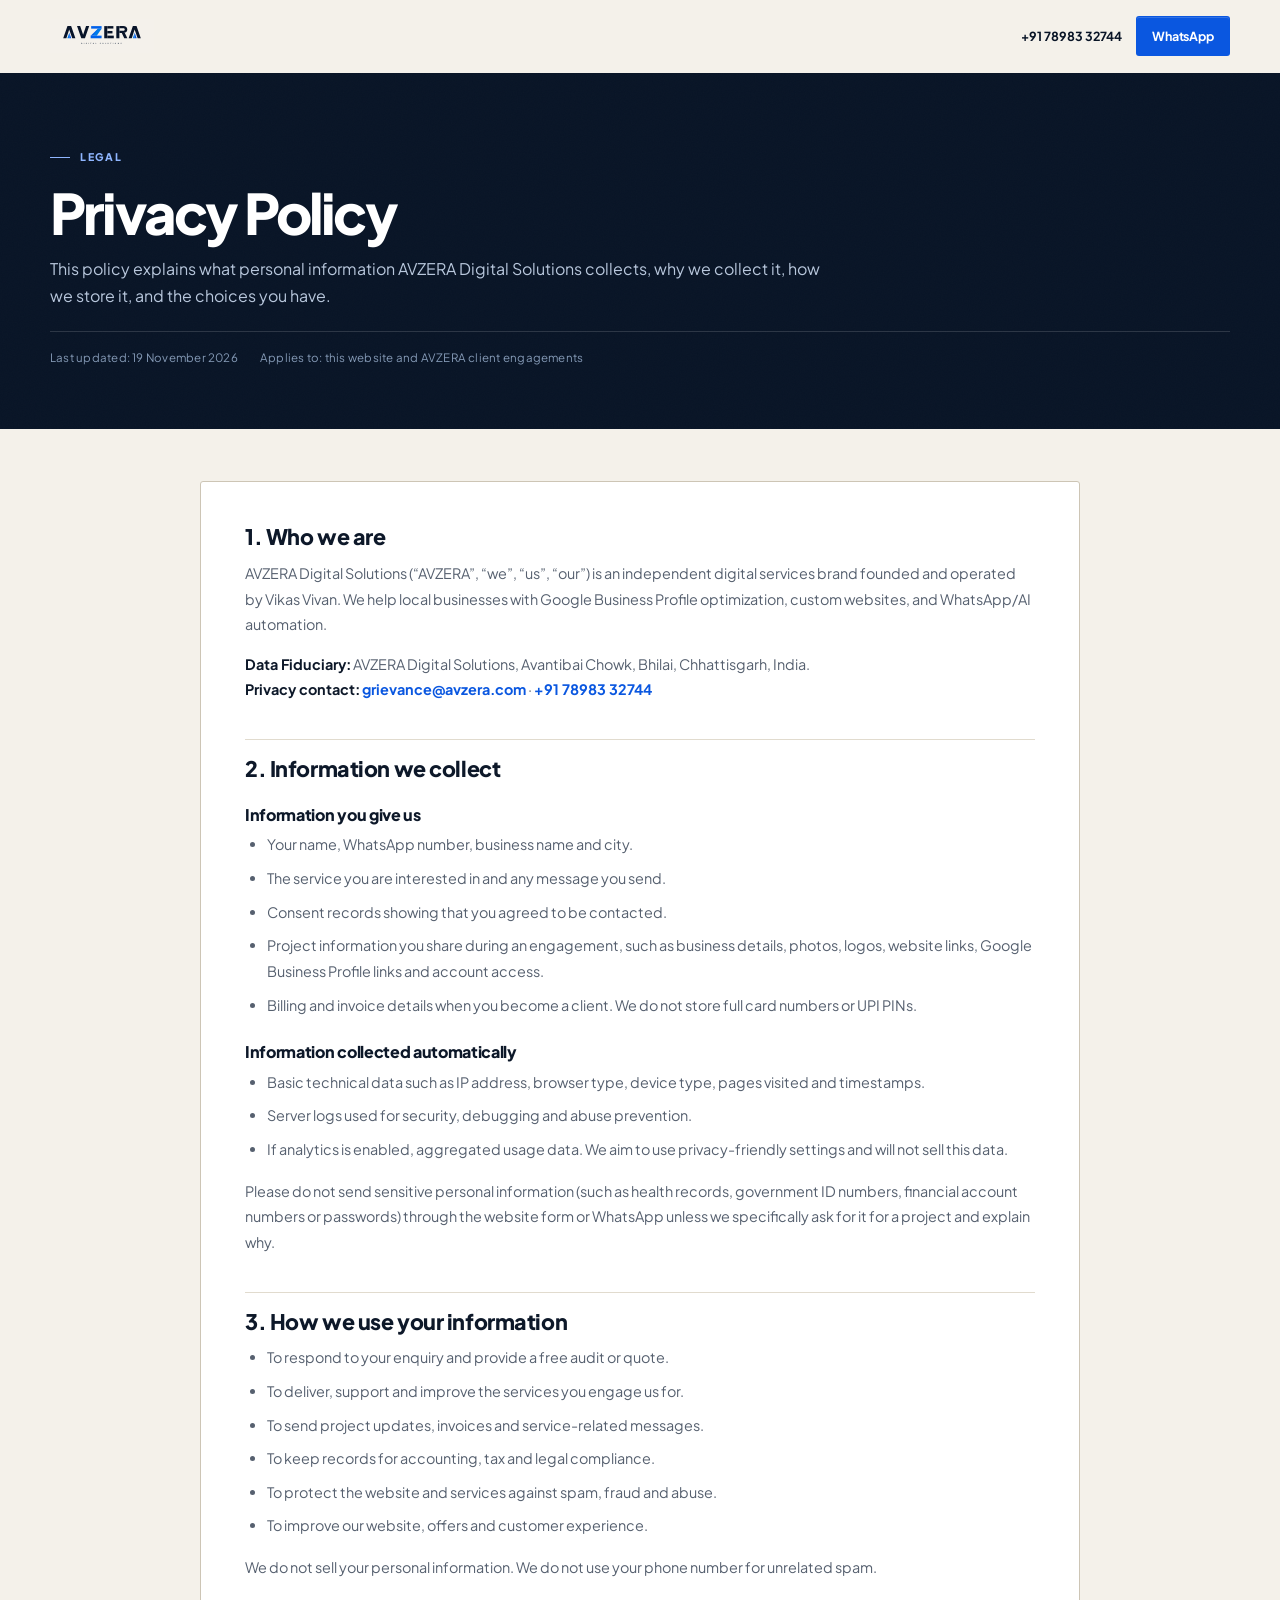
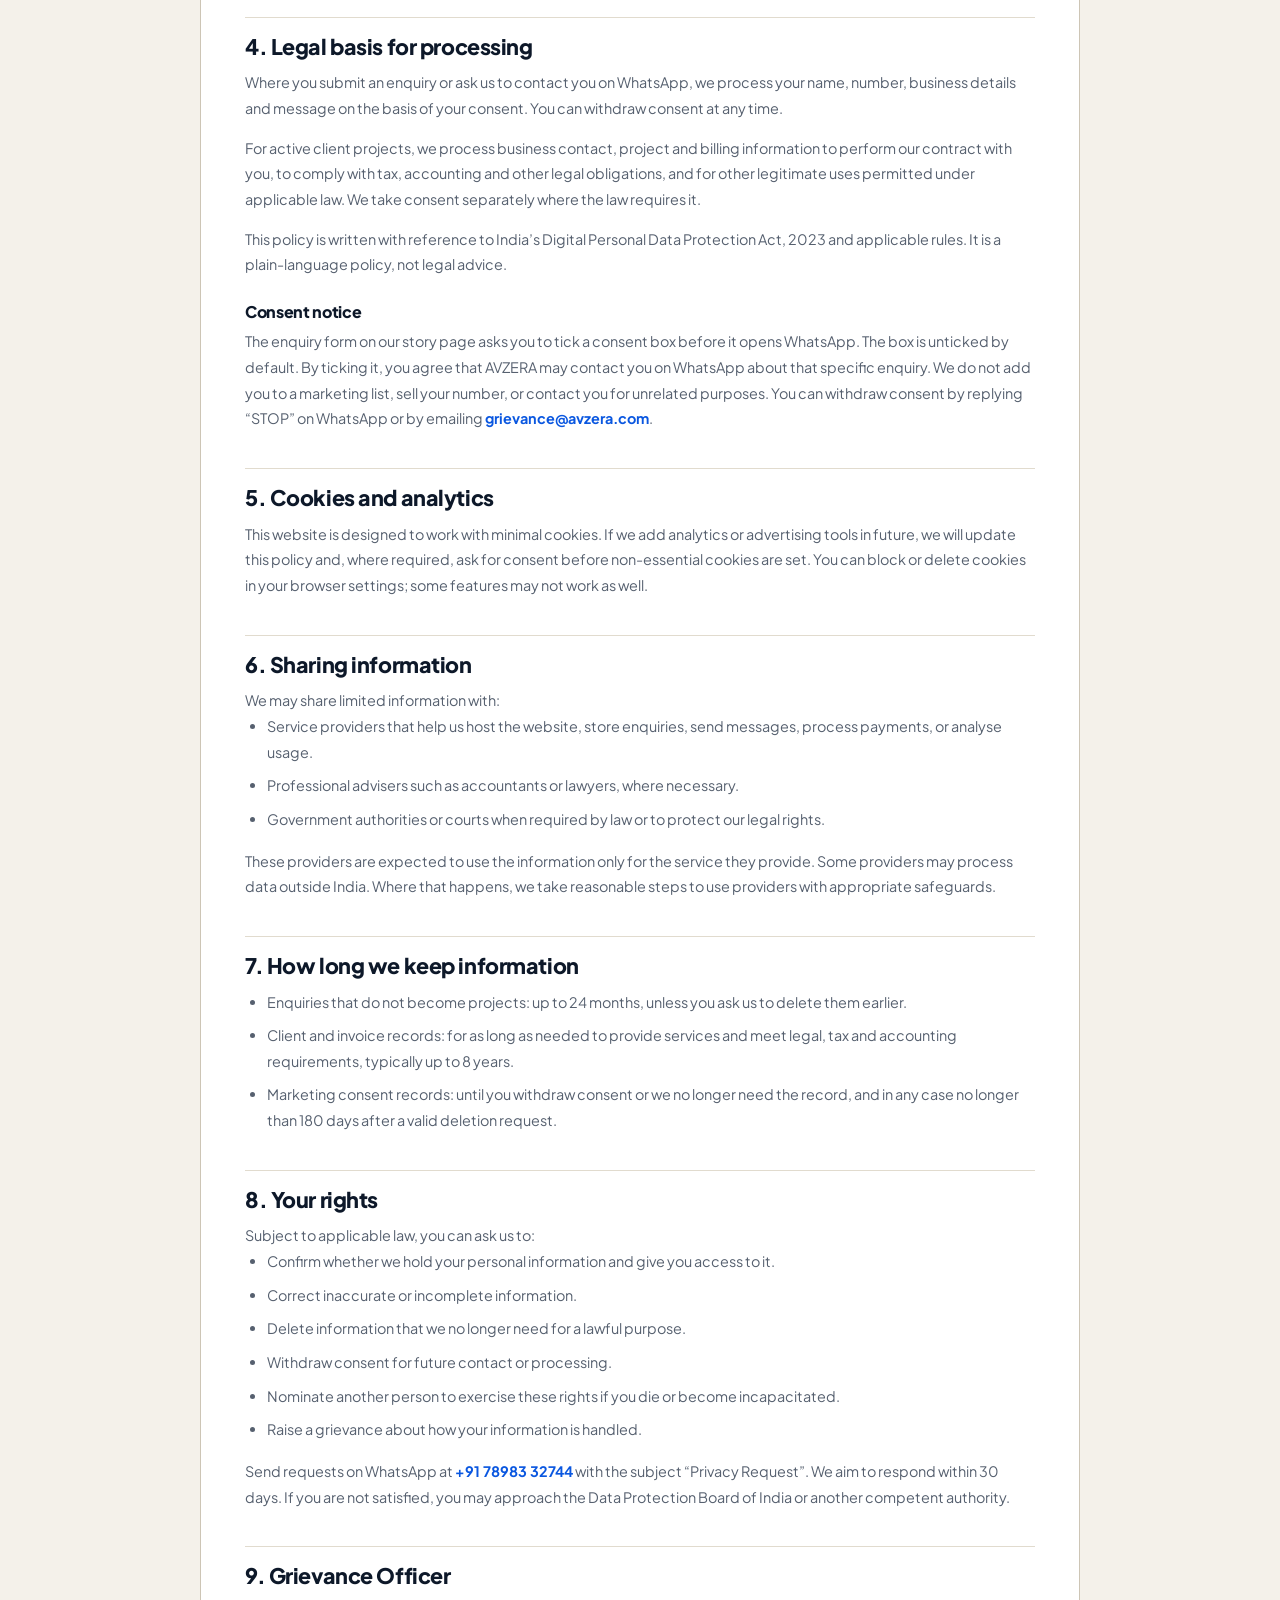
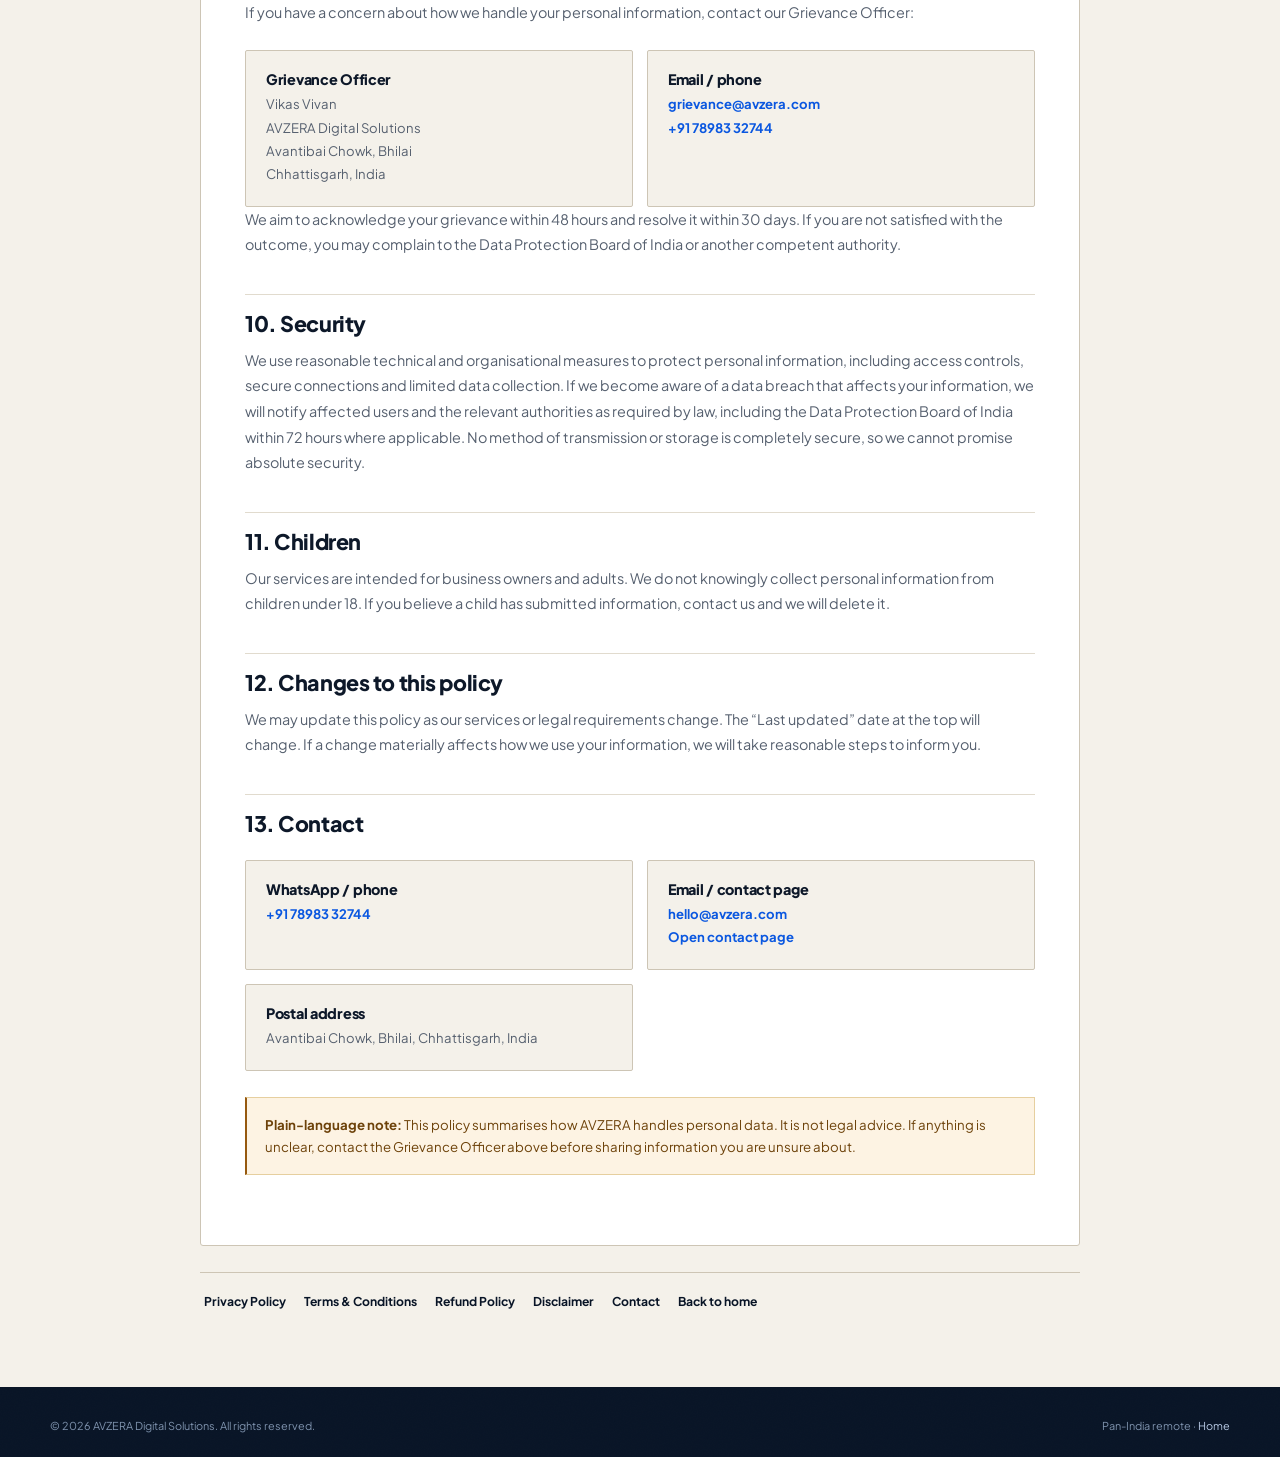
<file: privacy.html>
<!DOCTYPE html>
<html lang="en-IN">
<head>
  <meta charset="UTF-8">
  <meta name="viewport" content="width=device-width, initial-scale=1.0">
  <meta name="theme-color" content="#07142b">
  <title>Privacy Policy | AVZERA Digital Solutions</title>
  <meta name="description" content="How AVZERA Digital Solutions collects, uses, stores and protects personal information submitted through this website or during a client engagement.">
  <meta name="robots" content="index, follow">
  <link rel="icon" type="image/svg+xml" href="brand_assets/avzera_official_favicon.svg">
  <link rel="alternate icon" href="favicon.ico">
  <link rel="apple-touch-icon" href="brand_assets/avzera_official_app_icon_512.png">
  <link rel="preconnect" href="https://fonts.googleapis.com">
  <link rel="preconnect" href="https://fonts.gstatic.com" crossorigin>
  <link href="https://fonts.googleapis.com/css2?family=Plus+Jakarta+Sans:wght@400;500;600;700;800&display=swap" rel="stylesheet">
  <link rel="stylesheet" href="assets/main.css?v=20261115-2">
  <link rel="stylesheet" href="assets/legal.css?v=20261115-2">
</head>
<body>

  <a class="skip-link" href="#main">Skip to content</a>

  <header class="site-header legal-simple-header">
    <div class="container">
      <nav class="nav" aria-label="Main navigation">
        <a class="brand" href="index.html" aria-label="AVZERA Digital Solutions — home">
          <img src="brand_assets/avzera_official_master_logo_light.svg" alt="AVZERA Digital Solutions" width="1024" height="335" decoding="async">
        </a>
        <div class="nav-actions">
          <a class="nav-phone" href="tel:+917898332744">+91 78983 32744</a>
          <a class="btn btn-primary btn-sm" href="https://wa.me/917898332744?text=Hi%20AVZERA%2C%20I%20have%20a%20privacy%20question." target="_blank" rel="noopener">WhatsApp</a>
        </div>
      </nav>
    </div>
  </header>

  <main id="main">
    <section class="legal-hero">
      <div class="container">
        <span class="eyebrow">Legal</span>
        <h1>Privacy Policy</h1>
        <p>This policy explains what personal information AVZERA Digital Solutions collects, why we collect it, how we store it, and the choices you have.</p>
        <div class="legal-meta">
          <span>Last updated: 19 November 2026</span>
          <span>Applies to: this website and AVZERA client engagements</span>
        </div>
      </div>
    </section>

    <section class="legal-shell">
      <div class="container">
        <article class="legal-card">
          <h2>1. Who we are</h2>
          <p>
            AVZERA Digital Solutions (“AVZERA”, “we”, “us”, “our”) is an independent digital services brand
            founded and operated by Vikas Vivan. We help local businesses with Google Business Profile
            optimization, custom websites, and WhatsApp/AI automation.
          </p>
          <p>
            <strong>Data Fiduciary:</strong> AVZERA Digital Solutions, Avantibai Chowk, Bhilai, Chhattisgarh, India.<br>
            <strong>Privacy contact:</strong>
            <a href="mailto:grievance@avzera.com">grievance@avzera.com</a> ·
            <a href="tel:+917898332744">+91 78983 32744</a>
          </p>

          <h2>2. Information we collect</h2>
          <h3>Information you give us</h3>
          <ul>
            <li>Your name, WhatsApp number, business name and city.</li>
            <li>The service you are interested in and any message you send.</li>
            <li>Consent records showing that you agreed to be contacted.</li>
            <li>Project information you share during an engagement, such as business details, photos, logos, website links, Google Business Profile links and account access.</li>
            <li>Billing and invoice details when you become a client. We do not store full card numbers or UPI PINs.</li>
          </ul>
          <h3>Information collected automatically</h3>
          <ul>
            <li>Basic technical data such as IP address, browser type, device type, pages visited and timestamps.</li>
            <li>Server logs used for security, debugging and abuse prevention.</li>
            <li>If analytics is enabled, aggregated usage data. We aim to use privacy-friendly settings and will not sell this data.</li>
          </ul>
          <p>
            Please do not send sensitive personal information (such as health records, government ID numbers,
            financial account numbers or passwords) through the website form or WhatsApp unless we specifically
            ask for it for a project and explain why.
          </p>

          <h2>3. How we use your information</h2>
          <ul>
            <li>To respond to your enquiry and provide a free audit or quote.</li>
            <li>To deliver, support and improve the services you engage us for.</li>
            <li>To send project updates, invoices and service-related messages.</li>
            <li>To keep records for accounting, tax and legal compliance.</li>
            <li>To protect the website and services against spam, fraud and abuse.</li>
            <li>To improve our website, offers and customer experience.</li>
          </ul>
          <p>We do not sell your personal information. We do not use your phone number for unrelated spam.</p>

          <h2>4. Legal basis for processing</h2>
          <p>
            Where you submit an enquiry or ask us to contact you on WhatsApp, we process your name, number,
            business details and message on the basis of your consent. You can withdraw consent at any time.
          </p>
          <p>
            For active client projects, we process business contact, project and billing information to perform
            our contract with you, to comply with tax, accounting and other legal obligations, and for other
            legitimate uses permitted under applicable law. We take consent separately where the law requires it.
          </p>
          <p>
            This policy is written with reference to India’s Digital Personal Data Protection Act, 2023 and
            applicable rules. It is a plain-language policy, not legal advice.
          </p>

          <h3>Consent notice</h3>
          <p>
            The enquiry form on our story page asks you to tick a consent box before it opens WhatsApp. The box
            is unticked by default. By ticking it, you agree that AVZERA may contact you on WhatsApp about that
            specific enquiry. We do not add you to a marketing list, sell your number, or contact you for
            unrelated purposes. You can withdraw consent by replying “STOP” on WhatsApp or by emailing
            <a href="mailto:grievance@avzera.com">grievance@avzera.com</a>.
          </p>

          <h2>5. Cookies and analytics</h2>
          <p>
            This website is designed to work with minimal cookies. If we add analytics or advertising tools in
            future, we will update this policy and, where required, ask for consent before non-essential cookies
            are set. You can block or delete cookies in your browser settings; some features may not work as well.
          </p>

          <h2>6. Sharing information</h2>
          <p>We may share limited information with:</p>
          <ul>
            <li>Service providers that help us host the website, store enquiries, send messages, process payments, or analyse usage.</li>
            <li>Professional advisers such as accountants or lawyers, where necessary.</li>
            <li>Government authorities or courts when required by law or to protect our legal rights.</li>
          </ul>
          <p>
            These providers are expected to use the information only for the service they provide. Some providers
            may process data outside India. Where that happens, we take reasonable steps to use providers with
            appropriate safeguards.
          </p>

          <h2>7. How long we keep information</h2>
          <ul>
            <li>Enquiries that do not become projects: up to 24 months, unless you ask us to delete them earlier.</li>
            <li>Client and invoice records: for as long as needed to provide services and meet legal, tax and accounting requirements, typically up to 8 years.</li>
            <li>Marketing consent records: until you withdraw consent or we no longer need the record, and in any case no longer than 180 days after a valid deletion request.</li>
          </ul>

          <h2>8. Your rights</h2>
          <p>Subject to applicable law, you can ask us to:</p>
          <ul>
            <li>Confirm whether we hold your personal information and give you access to it.</li>
            <li>Correct inaccurate or incomplete information.</li>
            <li>Delete information that we no longer need for a lawful purpose.</li>
            <li>Withdraw consent for future contact or processing.</li>
            <li>Nominate another person to exercise these rights if you die or become incapacitated.</li>
            <li>Raise a grievance about how your information is handled.</li>
          </ul>
          <p>
            Send requests on WhatsApp at
            <a href="https://wa.me/917898332744?text=Hi%20AVZERA%2C%20this%20is%20a%20privacy%20request." target="_blank" rel="noopener">+91 78983 32744</a>
            with the subject “Privacy Request”. We aim to respond within 30 days. If you are not satisfied, you may
            approach the Data Protection Board of India or another competent authority.
          </p>

          <h2>9. Grievance Officer</h2>
          <p>
            If you have a concern about how we handle your personal information, contact our Grievance Officer:
          </p>
          <div class="legal-contact-grid">
            <div class="legal-contact-card">
              <h3>Grievance Officer</h3>
              <p>
                Vikas Vivan<br>
                AVZERA Digital Solutions<br>
                Avantibai Chowk, Bhilai<br>
                Chhattisgarh, India
              </p>
            </div>
            <div class="legal-contact-card">
              <h3>Email / phone</h3>
              <p>
                <a href="mailto:grievance@avzera.com">grievance@avzera.com</a><br>
                <a href="tel:+917898332744">+91 78983 32744</a>
              </p>
            </div>
          </div>
          <p>
            We aim to acknowledge your grievance within 48 hours and resolve it within 30 days. If you are
            not satisfied with the outcome, you may complain to the Data Protection Board of India or another
            competent authority.
          </p>

          <h2>10. Security</h2>
          <p>
            We use reasonable technical and organisational measures to protect personal information, including
            access controls, secure connections and limited data collection. If we become aware of a data breach that
            affects your information, we will notify affected users and the relevant authorities as required by law,
            including the Data Protection Board of India within 72 hours where applicable. No method of transmission or storage
            is completely secure, so we cannot promise absolute security.
          </p>

          <h2>11. Children</h2>
          <p>
            Our services are intended for business owners and adults. We do not knowingly collect personal
            information from children under 18. If you believe a child has submitted information, contact us and
            we will delete it.
          </p>

          <h2>12. Changes to this policy</h2>
          <p>
            We may update this policy as our services or legal requirements change. The “Last updated” date at the
            top will change. If a change materially affects how we use your information, we will take reasonable
            steps to inform you.
          </p>

          <h2>13. Contact</h2>
          <div class="legal-contact-grid">
            <div class="legal-contact-card">
              <h3>WhatsApp / phone</h3>
              <p><a href="tel:+917898332744">+91 78983 32744</a></p>
            </div>
            <div class="legal-contact-card">
              <h3>Email / contact page</h3>
              <p>
                <a href="mailto:hello@avzera.com">hello@avzera.com</a><br>
                <a href="contact.html">Open contact page</a>
              </p>
            </div>
            <div class="legal-contact-card">
              <h3>Postal address</h3>
              <p>Avantibai Chowk, Bhilai, Chhattisgarh, India</p>
            </div>
          </div>

          <div class="legal-note">
            <strong>Plain-language note:</strong> This policy summarises how AVZERA handles personal data. It
            is not legal advice. If anything is unclear, contact the Grievance Officer above before sharing
            information you are unsure about.
          </div>
        </article>

        <nav class="legal-footer-links" aria-label="Legal pages">
          <a href="privacy.html">Privacy Policy</a>
          <a href="terms.html">Terms &amp; Conditions</a>
          <a href="refund.html">Refund Policy</a>
          <a href="disclaimer.html">Disclaimer</a>
          <a href="contact.html">Contact</a>
          <a href="index.html">Back to home</a>
        </nav>
      </div>
    </section>
  </main>

  <footer class="site-footer" style="padding:30px 0 22px">
    <div class="container">
      <div class="footer-bottom" style="margin-top:0;border-top:0;padding-top:0">
        <span>© 2026 AVZERA Digital Solutions. All rights reserved.</span>
        <span>Pan-India remote · <a href="index.html" style="color:#b9cbe6">Home</a></span>
      </div>
    </div>
  </footer>

</body>
</html>
</file>
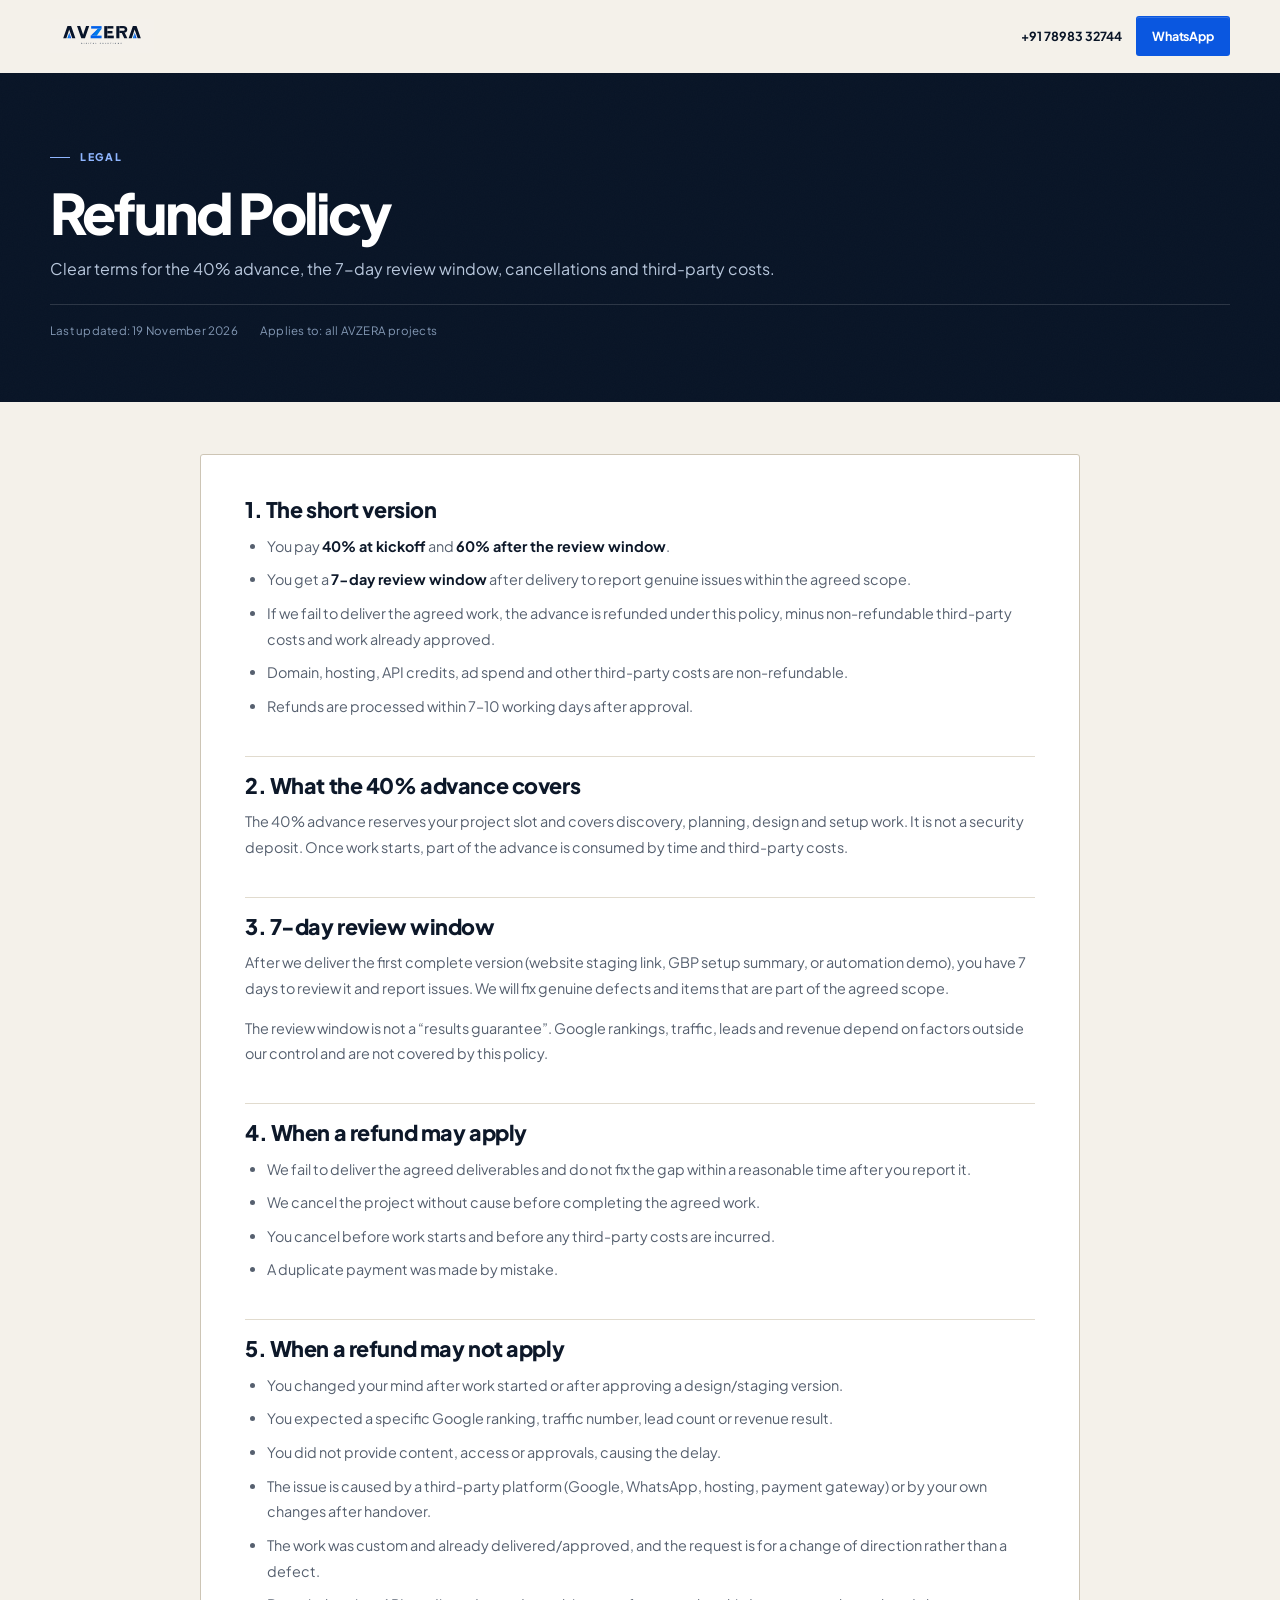
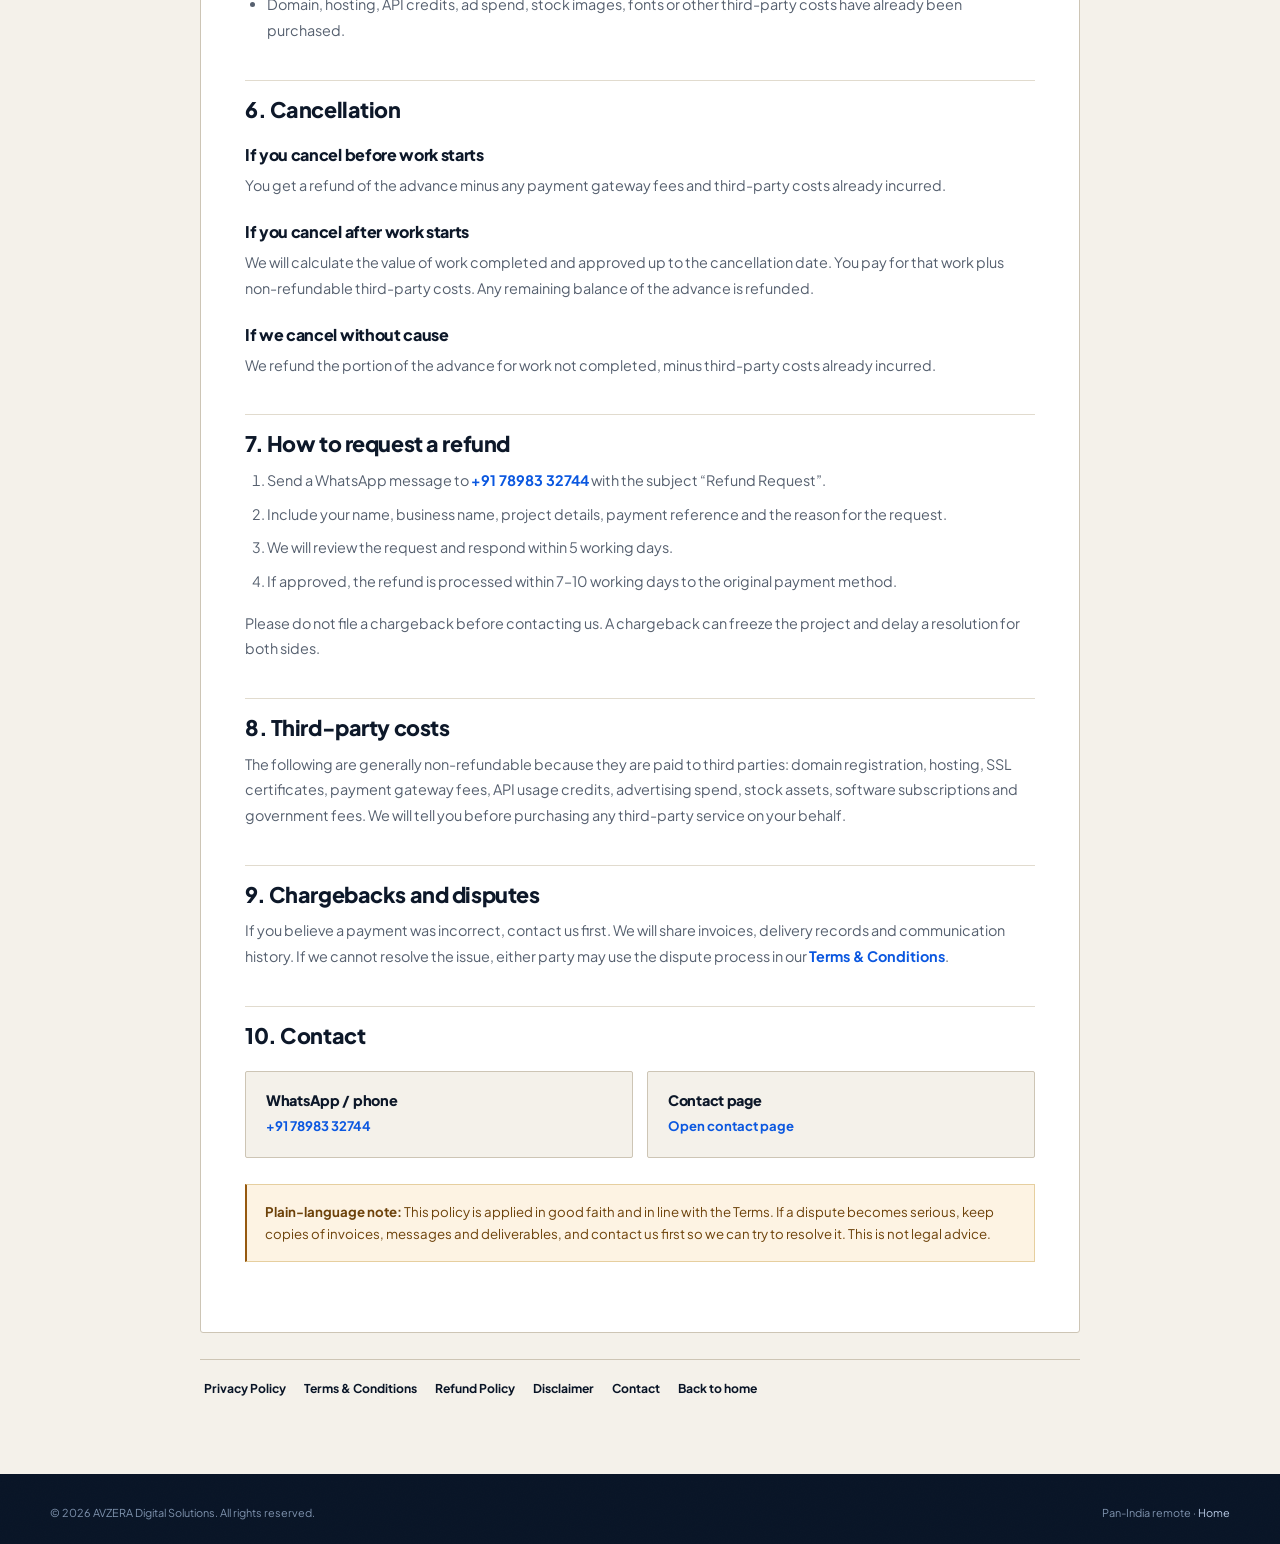
<file: refund.html>
<!DOCTYPE html>
<html lang="en-IN">
<head>
  <meta charset="UTF-8">
  <meta name="viewport" content="width=device-width, initial-scale=1.0">
  <meta name="theme-color" content="#07142b">
  <title>Refund Policy | AVZERA Digital Solutions</title>
  <meta name="description" content="AVZERA Digital Solutions refund policy — 40% advance, 7-day review window, cancellation, non-refundable third-party costs and how to request a refund.">
  <meta name="robots" content="index, follow">
  <link rel="icon" type="image/svg+xml" href="brand_assets/avzera_official_favicon.svg">
  <link rel="alternate icon" href="favicon.ico">
  <link rel="apple-touch-icon" href="brand_assets/avzera_official_app_icon_512.png">
  <link rel="preconnect" href="https://fonts.googleapis.com">
  <link rel="preconnect" href="https://fonts.gstatic.com" crossorigin>
  <link href="https://fonts.googleapis.com/css2?family=Plus+Jakarta+Sans:wght@400;500;600;700;800&display=swap" rel="stylesheet">
  <link rel="stylesheet" href="assets/main.css?v=20261115-2">
  <link rel="stylesheet" href="assets/legal.css?v=20261115-2">
</head>
<body>

  <a class="skip-link" href="#main">Skip to content</a>

  <header class="site-header legal-simple-header">
    <div class="container">
      <nav class="nav" aria-label="Main navigation">
        <a class="brand" href="index.html" aria-label="AVZERA Digital Solutions — home">
          <img src="brand_assets/avzera_official_master_logo_light.svg" alt="AVZERA Digital Solutions" width="1024" height="335" decoding="async">
        </a>
        <div class="nav-actions">
          <a class="nav-phone" href="tel:+917898332744">+91 78983 32744</a>
          <a class="btn btn-primary btn-sm" href="https://wa.me/917898332744?text=Hi%20AVZERA%2C%20I%20have%20a%20refund%20question." target="_blank" rel="noopener">WhatsApp</a>
        </div>
      </nav>
    </div>
  </header>

  <main id="main">
    <section class="legal-hero">
      <div class="container">
        <span class="eyebrow">Legal</span>
        <h1>Refund Policy</h1>
        <p>Clear terms for the 40% advance, the 7-day review window, cancellations and third-party costs.</p>
        <div class="legal-meta">
          <span>Last updated: 19 November 2026</span>
          <span>Applies to: all AVZERA projects</span>
        </div>
      </div>
    </section>

    <section class="legal-shell">
      <div class="container">
        <article class="legal-card">
          <h2>1. The short version</h2>
          <ul>
            <li>You pay <strong>40% at kickoff</strong> and <strong>60% after the review window</strong>.</li>
            <li>You get a <strong>7-day review window</strong> after delivery to report genuine issues within the agreed scope.</li>
            <li>If we fail to deliver the agreed work, the advance is refunded under this policy, minus non-refundable third-party costs and work already approved.</li>
            <li>Domain, hosting, API credits, ad spend and other third-party costs are non-refundable.</li>
            <li>Refunds are processed within 7–10 working days after approval.</li>
          </ul>

          <h2>2. What the 40% advance covers</h2>
          <p>
            The 40% advance reserves your project slot and covers discovery, planning, design and setup work. It is
            not a security deposit. Once work starts, part of the advance is consumed by time and third-party costs.
          </p>

          <h2>3. 7-day review window</h2>
          <p>
            After we deliver the first complete version (website staging link, GBP setup summary, or automation
            demo), you have 7 days to review it and report issues. We will fix genuine defects and items that are
            part of the agreed scope.
          </p>
          <p>
            The review window is not a “results guarantee”. Google rankings, traffic, leads and revenue depend on
            factors outside our control and are not covered by this policy.
          </p>

          <h2>4. When a refund may apply</h2>
          <ul>
            <li>We fail to deliver the agreed deliverables and do not fix the gap within a reasonable time after you report it.</li>
            <li>We cancel the project without cause before completing the agreed work.</li>
            <li>You cancel before work starts and before any third-party costs are incurred.</li>
            <li>A duplicate payment was made by mistake.</li>
          </ul>

          <h2>5. When a refund may not apply</h2>
          <ul>
            <li>You changed your mind after work started or after approving a design/staging version.</li>
            <li>You expected a specific Google ranking, traffic number, lead count or revenue result.</li>
            <li>You did not provide content, access or approvals, causing the delay.</li>
            <li>The issue is caused by a third-party platform (Google, WhatsApp, hosting, payment gateway) or by your own changes after handover.</li>
            <li>The work was custom and already delivered/approved, and the request is for a change of direction rather than a defect.</li>
            <li>Domain, hosting, API credits, ad spend, stock images, fonts or other third-party costs have already been purchased.</li>
          </ul>

          <h2>6. Cancellation</h2>
          <h3>If you cancel before work starts</h3>
          <p>
            You get a refund of the advance minus any payment gateway fees and third-party costs already incurred.
          </p>
          <h3>If you cancel after work starts</h3>
          <p>
            We will calculate the value of work completed and approved up to the cancellation date. You pay for that
            work plus non-refundable third-party costs. Any remaining balance of the advance is refunded.
          </p>
          <h3>If we cancel without cause</h3>
          <p>
            We refund the portion of the advance for work not completed, minus third-party costs already incurred.
          </p>

          <h2>7. How to request a refund</h2>
          <ol>
            <li>Send a WhatsApp message to <a href="https://wa.me/917898332744" target="_blank" rel="noopener">+91 78983 32744</a> with the subject “Refund Request”.</li>
            <li>Include your name, business name, project details, payment reference and the reason for the request.</li>
            <li>We will review the request and respond within 5 working days.</li>
            <li>If approved, the refund is processed within 7–10 working days to the original payment method.</li>
          </ol>
          <p>
            Please do not file a chargeback before contacting us. A chargeback can freeze the project and delay a
            resolution for both sides.
          </p>

          <h2>8. Third-party costs</h2>
          <p>
            The following are generally non-refundable because they are paid to third parties: domain registration,
            hosting, SSL certificates, payment gateway fees, API usage credits, advertising spend, stock assets,
            software subscriptions and government fees. We will tell you before purchasing any third-party service
            on your behalf.
          </p>

          <h2>9. Chargebacks and disputes</h2>
          <p>
            If you believe a payment was incorrect, contact us first. We will share invoices, delivery records and
            communication history. If we cannot resolve the issue, either party may use the dispute process in our
            <a href="terms.html">Terms &amp; Conditions</a>.
          </p>

          <h2>10. Contact</h2>
          <div class="legal-contact-grid">
            <div class="legal-contact-card">
              <h3>WhatsApp / phone</h3>
              <p><a href="tel:+917898332744">+91 78983 32744</a></p>
            </div>
            <div class="legal-contact-card">
              <h3>Contact page</h3>
              <p><a href="contact.html">Open contact page</a></p>
            </div>
          </div>

          <div class="legal-note">
            <strong>Plain-language note:</strong> This policy is applied in good faith and in line with the Terms.
            If a dispute becomes serious, keep copies of invoices, messages and deliverables, and contact us first
            so we can try to resolve it. This is not legal advice.
          </div>
        </article>

        <nav class="legal-footer-links" aria-label="Legal pages">
          <a href="privacy.html">Privacy Policy</a>
          <a href="terms.html">Terms &amp; Conditions</a>
          <a href="refund.html">Refund Policy</a>
          <a href="disclaimer.html">Disclaimer</a>
          <a href="contact.html">Contact</a>
          <a href="index.html">Back to home</a>
        </nav>
      </div>
    </section>
  </main>

  <footer class="site-footer" style="padding:30px 0 22px">
    <div class="container">
      <div class="footer-bottom" style="margin-top:0;border-top:0;padding-top:0">
        <span>© 2026 AVZERA Digital Solutions. All rights reserved.</span>
        <span>Pan-India remote · <a href="index.html" style="color:#b9cbe6">Home</a></span>
      </div>
    </div>
  </footer>

</body>
</html>
</file>
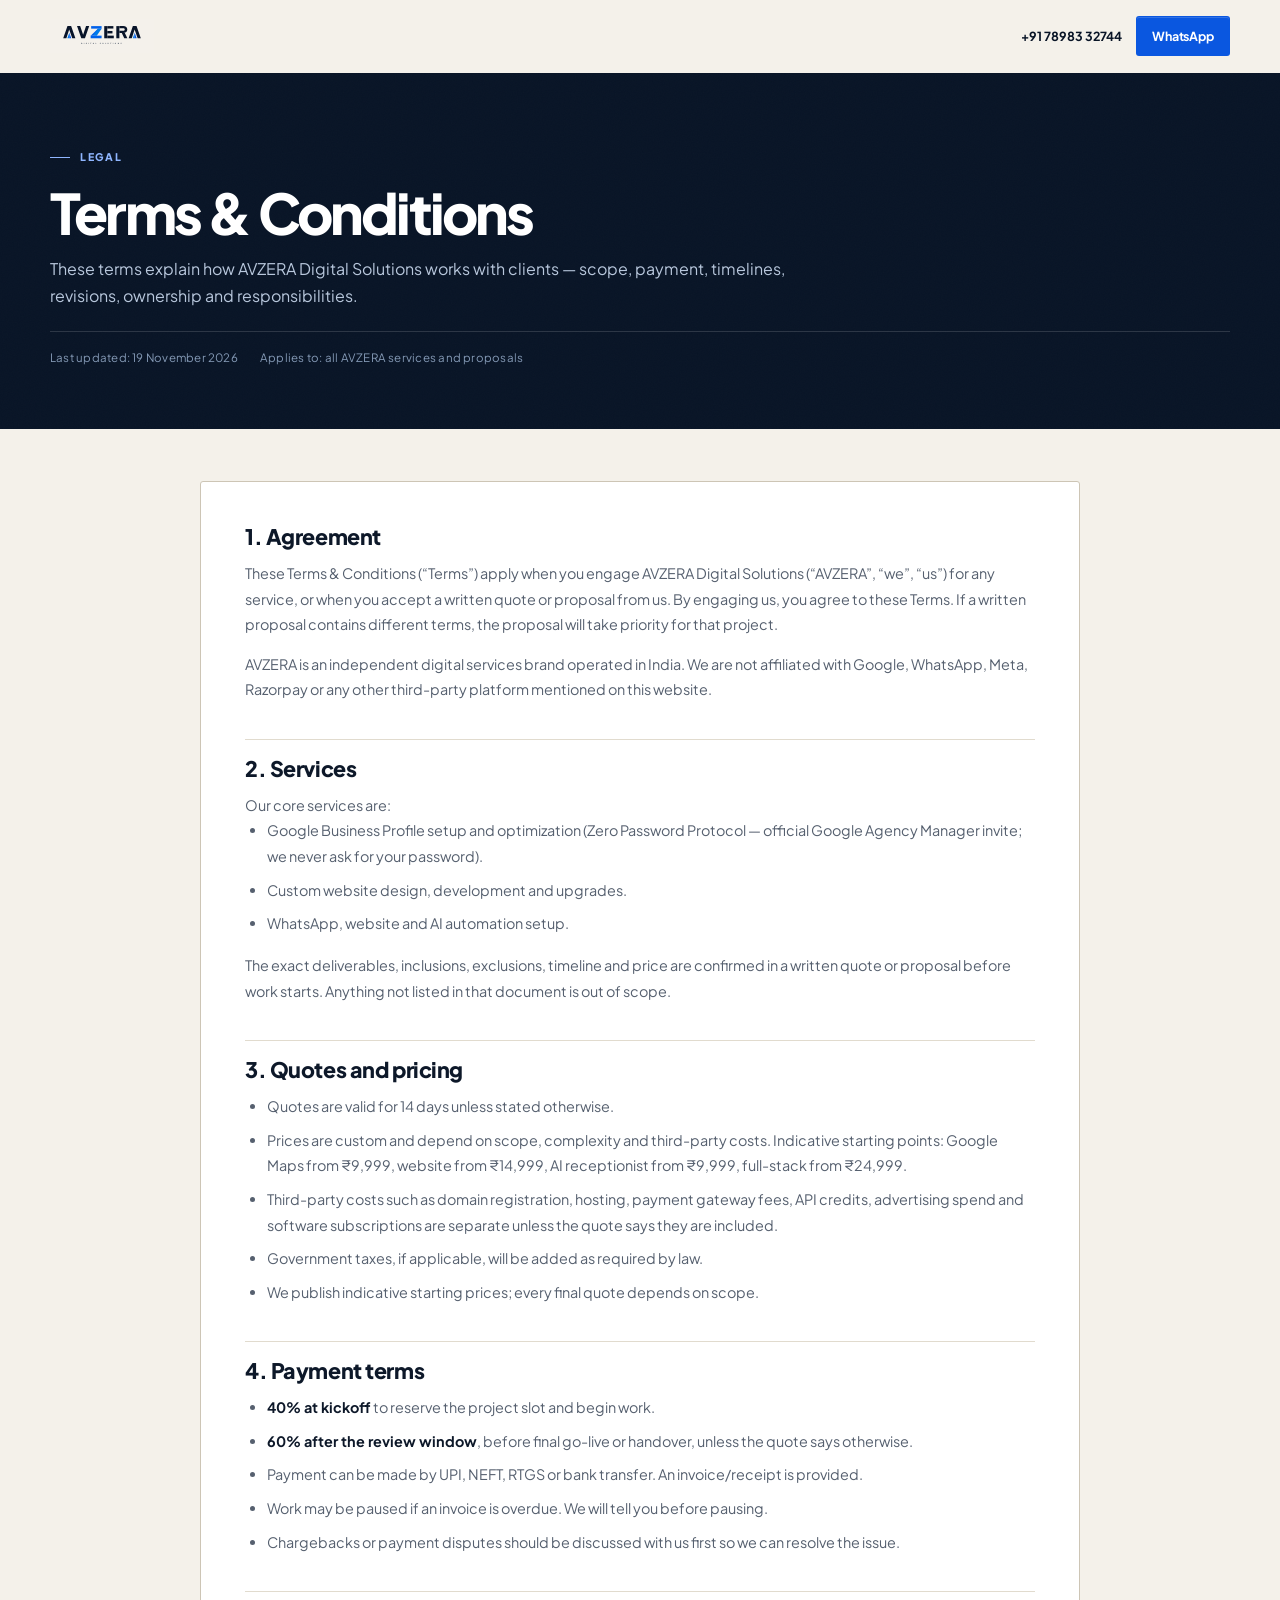
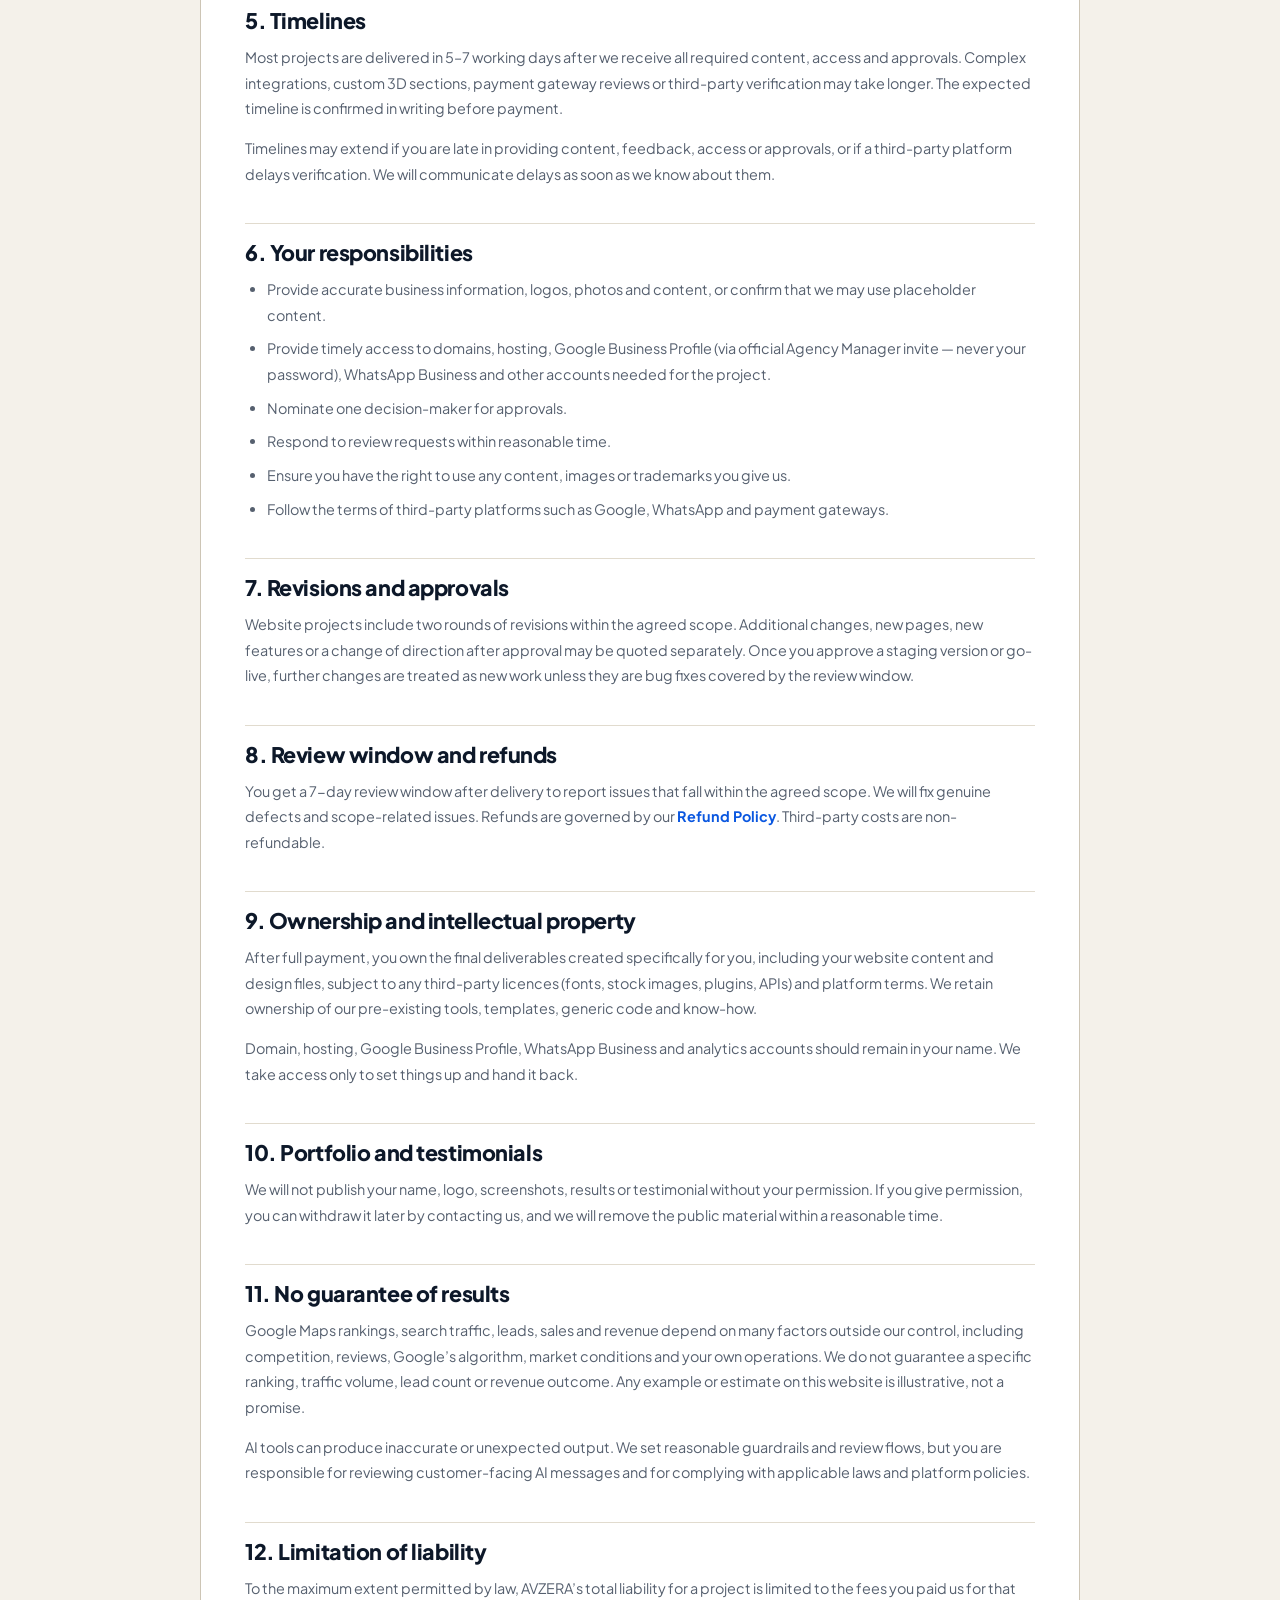
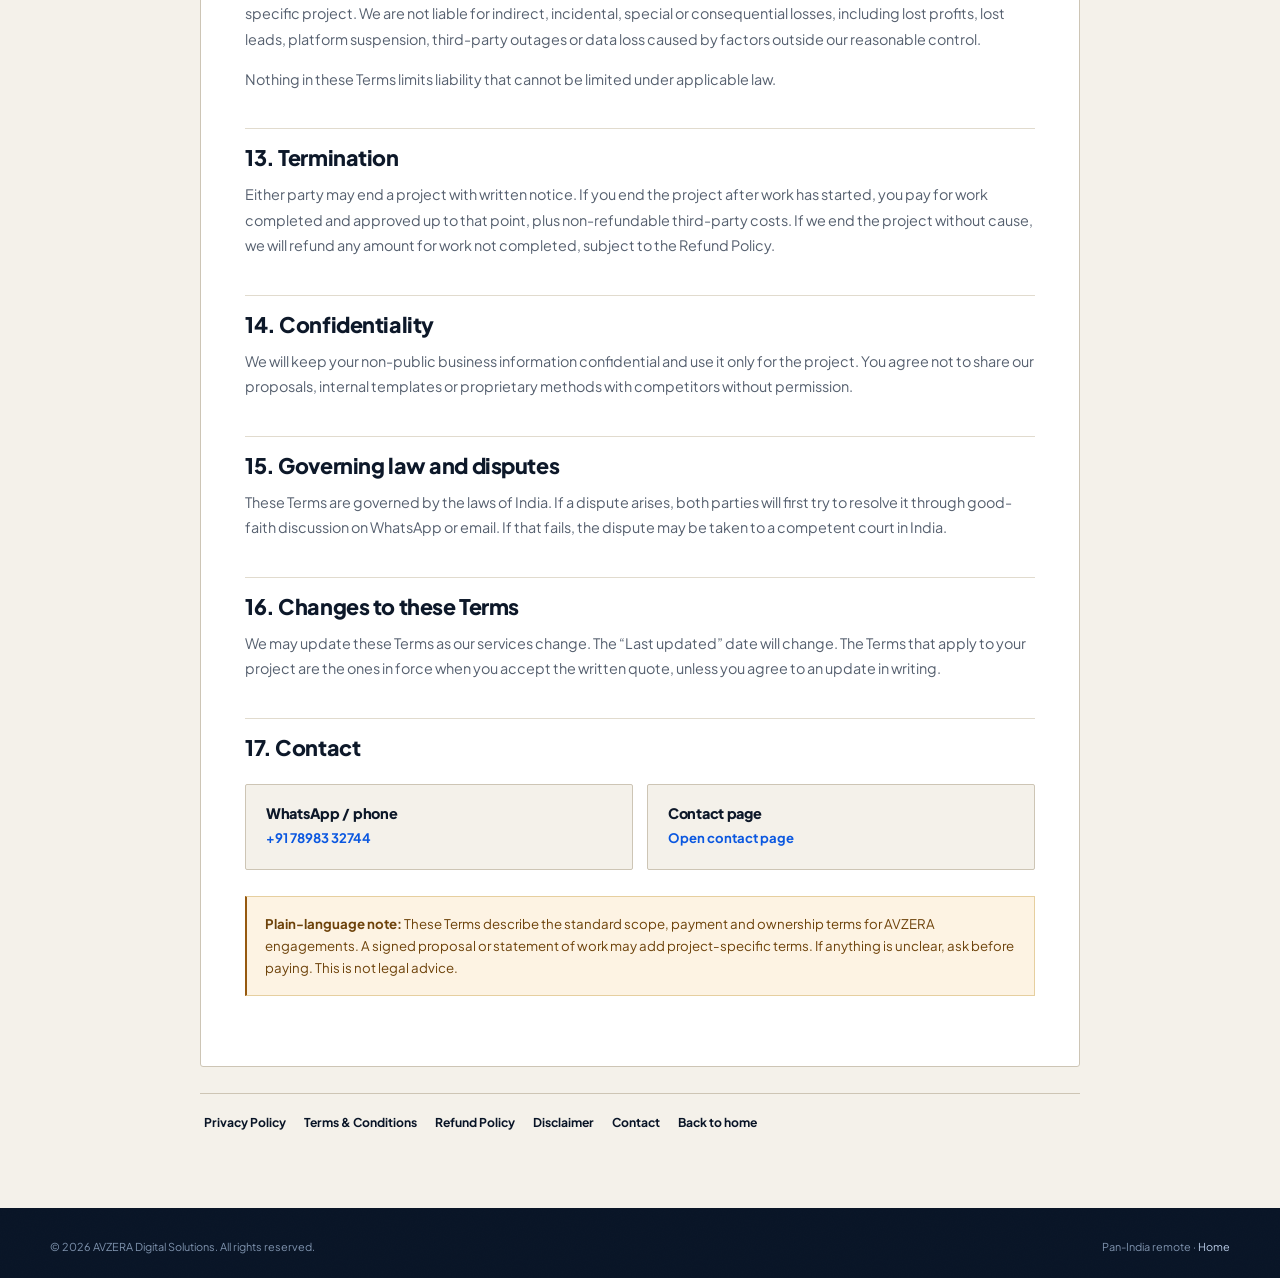
<file: terms.html>
<!DOCTYPE html>
<html lang="en-IN">
<head>
  <meta charset="UTF-8">
  <meta name="viewport" content="width=device-width, initial-scale=1.0">
  <meta name="theme-color" content="#07142b">
  <title>Terms &amp; Conditions | AVZERA Digital Solutions</title>
  <meta name="description" content="Terms and conditions for AVZERA Digital Solutions — scope, quotes, payment, timelines, revisions, ownership, liability and dispute resolution.">
  <meta name="robots" content="index, follow">
  <link rel="icon" type="image/svg+xml" href="brand_assets/avzera_official_favicon.svg">
  <link rel="alternate icon" href="favicon.ico">
  <link rel="apple-touch-icon" href="brand_assets/avzera_official_app_icon_512.png">
  <link rel="preconnect" href="https://fonts.googleapis.com">
  <link rel="preconnect" href="https://fonts.gstatic.com" crossorigin>
  <link href="https://fonts.googleapis.com/css2?family=Plus+Jakarta+Sans:wght@400;500;600;700;800&display=swap" rel="stylesheet">
  <link rel="stylesheet" href="assets/main.css?v=20261115-2">
  <link rel="stylesheet" href="assets/legal.css?v=20261115-2">
</head>
<body>

  <a class="skip-link" href="#main">Skip to content</a>

  <header class="site-header legal-simple-header">
    <div class="container">
      <nav class="nav" aria-label="Main navigation">
        <a class="brand" href="index.html" aria-label="AVZERA Digital Solutions — home">
          <img src="brand_assets/avzera_official_master_logo_light.svg" alt="AVZERA Digital Solutions" width="1024" height="335" decoding="async">
        </a>
        <div class="nav-actions">
          <a class="nav-phone" href="tel:+917898332744">+91 78983 32744</a>
          <a class="btn btn-primary btn-sm" href="https://wa.me/917898332744?text=Hi%20AVZERA%2C%20I%20have%20a%20question%20about%20your%20terms." target="_blank" rel="noopener">WhatsApp</a>
        </div>
      </nav>
    </div>
  </header>

  <main id="main">
    <section class="legal-hero">
      <div class="container">
        <span class="eyebrow">Legal</span>
        <h1>Terms &amp; Conditions</h1>
        <p>These terms explain how AVZERA Digital Solutions works with clients — scope, payment, timelines, revisions, ownership and responsibilities.</p>
        <div class="legal-meta">
          <span>Last updated: 19 November 2026</span>
          <span>Applies to: all AVZERA services and proposals</span>
        </div>
      </div>
    </section>

    <section class="legal-shell">
      <div class="container">
        <article class="legal-card">
          <h2>1. Agreement</h2>
          <p>
            These Terms &amp; Conditions (“Terms”) apply when you engage AVZERA Digital Solutions (“AVZERA”, “we”,
            “us”) for any service, or when you accept a written quote or proposal from us. By engaging us, you agree
            to these Terms. If a written proposal contains different terms, the proposal will take priority for that
            project.
          </p>
          <p>
            AVZERA is an independent digital services brand operated in India. We are not affiliated with Google,
            WhatsApp, Meta, Razorpay or any other third-party platform mentioned on this website.
          </p>

          <h2>2. Services</h2>
          <p>Our core services are:</p>
          <ul>
            <li>Google Business Profile setup and optimization (Zero Password Protocol — official Google Agency Manager invite; we never ask for your password).</li>
            <li>Custom website design, development and upgrades.</li>
            <li>WhatsApp, website and AI automation setup.</li>
          </ul>
          <p>
            The exact deliverables, inclusions, exclusions, timeline and price are confirmed in a written quote or
            proposal before work starts. Anything not listed in that document is out of scope.
          </p>

          <h2>3. Quotes and pricing</h2>
          <ul>
            <li>Quotes are valid for 14 days unless stated otherwise.</li>
            <li>Prices are custom and depend on scope, complexity and third-party costs. Indicative starting points: Google Maps from ₹9,999, website from ₹14,999, AI receptionist from ₹9,999, full-stack from ₹24,999.</li>
            <li>Third-party costs such as domain registration, hosting, payment gateway fees, API credits, advertising spend and software subscriptions are separate unless the quote says they are included.</li>
            <li>Government taxes, if applicable, will be added as required by law.</li>
            <li>We publish indicative starting prices; every final quote depends on scope.</li>
          </ul>

          <h2>4. Payment terms</h2>
          <ul>
            <li><strong>40% at kickoff</strong> to reserve the project slot and begin work.</li>
            <li><strong>60% after the review window</strong>, before final go-live or handover, unless the quote says otherwise.</li>
            <li>Payment can be made by UPI, NEFT, RTGS or bank transfer. An invoice/receipt is provided.</li>
            <li>Work may be paused if an invoice is overdue. We will tell you before pausing.</li>
            <li>Chargebacks or payment disputes should be discussed with us first so we can resolve the issue.</li>
          </ul>

          <h2>5. Timelines</h2>
          <p>
            Most projects are delivered in 5–7 working days after we receive all required content, access and
            approvals. Complex integrations, custom 3D sections, payment gateway reviews or third-party verification
            may take longer. The expected timeline is confirmed in writing before payment.
          </p>
          <p>
            Timelines may extend if you are late in providing content, feedback, access or approvals, or if a
            third-party platform delays verification. We will communicate delays as soon as we know about them.
          </p>

          <h2>6. Your responsibilities</h2>
          <ul>
            <li>Provide accurate business information, logos, photos and content, or confirm that we may use placeholder content.</li>
            <li>Provide timely access to domains, hosting, Google Business Profile (via official Agency Manager invite — never your password), WhatsApp Business and other accounts needed for the project.</li>
            <li>Nominate one decision-maker for approvals.</li>
            <li>Respond to review requests within reasonable time.</li>
            <li>Ensure you have the right to use any content, images or trademarks you give us.</li>
            <li>Follow the terms of third-party platforms such as Google, WhatsApp and payment gateways.</li>
          </ul>

          <h2>7. Revisions and approvals</h2>
          <p>
            Website projects include two rounds of revisions within the agreed scope. Additional changes, new pages,
            new features or a change of direction after approval may be quoted separately. Once you approve a staging
            version or go-live, further changes are treated as new work unless they are bug fixes covered by the
            review window.
          </p>

          <h2>8. Review window and refunds</h2>
          <p>
            You get a 7-day review window after delivery to report issues that fall within the agreed scope. We will
            fix genuine defects and scope-related issues. Refunds are governed by our
            <a href="refund.html">Refund Policy</a>. Third-party costs are non-refundable.
          </p>

          <h2>9. Ownership and intellectual property</h2>
          <p>
            After full payment, you own the final deliverables created specifically for you, including your website
            content and design files, subject to any third-party licences (fonts, stock images, plugins, APIs) and
            platform terms. We retain ownership of our pre-existing tools, templates, generic code and know-how.
          </p>
          <p>
            Domain, hosting, Google Business Profile, WhatsApp Business and analytics accounts should remain in your
            name. We take access only to set things up and hand it back.
          </p>

          <h2>10. Portfolio and testimonials</h2>
          <p>
            We will not publish your name, logo, screenshots, results or testimonial without your permission. If you
            give permission, you can withdraw it later by contacting us, and we will remove the public material
            within a reasonable time.
          </p>

          <h2>11. No guarantee of results</h2>
          <p>
            Google Maps rankings, search traffic, leads, sales and revenue depend on many factors outside our
            control, including competition, reviews, Google’s algorithm, market conditions and your own operations.
            We do not guarantee a specific ranking, traffic volume, lead count or revenue outcome. Any example or
            estimate on this website is illustrative, not a promise.
          </p>
          <p>
            AI tools can produce inaccurate or unexpected output. We set reasonable guardrails and review flows, but
            you are responsible for reviewing customer-facing AI messages and for complying with applicable laws and
            platform policies.
          </p>

          <h2>12. Limitation of liability</h2>
          <p>
            To the maximum extent permitted by law, AVZERA’s total liability for a project is limited to the fees you
            paid us for that specific project. We are not liable for indirect, incidental, special or consequential
            losses, including lost profits, lost leads, platform suspension, third-party outages or data loss caused
            by factors outside our reasonable control.
          </p>
          <p>
            Nothing in these Terms limits liability that cannot be limited under applicable law.
          </p>

          <h2>13. Termination</h2>
          <p>
            Either party may end a project with written notice. If you end the project after work has started, you
            pay for work completed and approved up to that point, plus non-refundable third-party costs. If we end
            the project without cause, we will refund any amount for work not completed, subject to the Refund
            Policy.
          </p>

          <h2>14. Confidentiality</h2>
          <p>
            We will keep your non-public business information confidential and use it only for the project. You
            agree not to share our proposals, internal templates or proprietary methods with competitors without
            permission.
          </p>

          <h2>15. Governing law and disputes</h2>
          <p>
            These Terms are governed by the laws of India. If a dispute arises, both parties will first try to
            resolve it through good-faith discussion on WhatsApp or email. If that fails, the dispute may be taken
            to a competent court in India.
          </p>

          <h2>16. Changes to these Terms</h2>
          <p>
            We may update these Terms as our services change. The “Last updated” date will change. The Terms that
            apply to your project are the ones in force when you accept the written quote, unless you agree to an
            update in writing.
          </p>

          <h2>17. Contact</h2>
          <div class="legal-contact-grid">
            <div class="legal-contact-card">
              <h3>WhatsApp / phone</h3>
              <p><a href="tel:+917898332744">+91 78983 32744</a></p>
            </div>
            <div class="legal-contact-card">
              <h3>Contact page</h3>
              <p><a href="contact.html">Open contact page</a></p>
            </div>
          </div>

          <div class="legal-note">
            <strong>Plain-language note:</strong> These Terms describe the standard scope, payment and ownership
            terms for AVZERA engagements. A signed proposal or statement of work may add project-specific terms.
            If anything is unclear, ask before paying. This is not legal advice.
          </div>
        </article>

        <nav class="legal-footer-links" aria-label="Legal pages">
          <a href="privacy.html">Privacy Policy</a>
          <a href="terms.html">Terms &amp; Conditions</a>
          <a href="refund.html">Refund Policy</a>
          <a href="disclaimer.html">Disclaimer</a>
          <a href="contact.html">Contact</a>
          <a href="index.html">Back to home</a>
        </nav>
      </div>
    </section>
  </main>

  <footer class="site-footer" style="padding:30px 0 22px">
    <div class="container">
      <div class="footer-bottom" style="margin-top:0;border-top:0;padding-top:0">
        <span>© 2026 AVZERA Digital Solutions. All rights reserved.</span>
        <span>Pan-India remote · <a href="index.html" style="color:#b9cbe6">Home</a></span>
      </div>
    </div>
  </footer>

</body>
</html>
</file>
<file: assets/style.css>
/* ============================================================
   AVZERA — a gold-on-light studio experience
   Design concept: rebuilt front-end only.
   Type: Fraunces (display) + IBM Plex Mono (UI)
   ============================================================ */

:root {
  --bg: #d9dadd;
  --ink: #1c1a17;
  --dim: rgba(28, 26, 23, 0.72);
  --dim-2: rgba(28, 26, 23, 0.5);
  --gold: #8a5d18;
  --gold-2: #d6a656;
  --gold-3: #f5d99d;
  --paper: #fbfaf7;
  --mono: "IBM Plex Mono", ui-monospace, SFMono-Regular, Menlo, monospace;
  --serif: "Fraunces", Georgia, "Times New Roman", serif;
  --ease: cubic-bezier(0.16, 1, 0.3, 1);
}

*,
*::before,
*::after {
  box-sizing: border-box;
  margin: 0;
  padding: 0;
  -webkit-tap-highlight-color: transparent;
}

html {
  background: var(--bg);
  -webkit-text-size-adjust: 100%;
}

body {
  min-height: 100%;
  background: var(--bg);
  color: var(--ink);
  font: 400 11px/1.6 var(--mono);
  letter-spacing: 0.04em;
  -webkit-font-smoothing: antialiased;
  overflow-x: hidden;
}

body.locked {
  overflow: hidden;
  height: 100vh;
}

::selection {
  background: var(--gold-2);
  color: #1a1408;
}

button,
input,
textarea {
  font: inherit;
  color: inherit;
}

button,
a {
  -webkit-touch-callout: none;
  -webkit-user-select: none;
  user-select: none;
}

a {
  color: inherit;
}

:focus:not(:focus-visible) {
  outline: none;
}

:focus-visible {
  outline: 1.5px solid var(--gold);
  outline-offset: 3px;
}

.sr-only {
  position: absolute;
  width: 1px;
  height: 1px;
  overflow: hidden;
  clip: rect(0 0 0 0);
  clip-path: inset(50%);
  white-space: nowrap;
}

/* ============================================================ loader */
#loader {
  position: fixed;
  inset: 0;
  z-index: 40;
  display: grid;
  place-items: center;
  background:
    radial-gradient(120% 100% at 50% 20%, #e6e7e9 0%, #d9dadd 45%, #d3d4d8 100%);
  text-align: center;
  transition: opacity 1.15s var(--ease), visibility 0s linear 1.15s;
}

#loader::before {
  content: "";
  position: absolute;
  inset: 0;
  background: radial-gradient(50% 40% at 50% 52%, rgba(255, 255, 255, 0.55), transparent 70%);
  pointer-events: none;
}

#loader.gone {
  opacity: 0;
  visibility: hidden;
  pointer-events: none;
}

.loader-inner {
  position: relative;
  color: rgba(28, 26, 23, 0.55);
  letter-spacing: 0.35em;
}

.loader-mark {
  display: block;
  margin: 0 auto 10px;
  height: clamp(38px, 5.2vw, 56px);
  width: auto;
  filter: drop-shadow(0 10px 26px rgba(90, 60, 18, 0.18));
}

.loader-tag {
  display: block;
  margin-bottom: 22px;
  color: #6b4711;
  font: 500 9px / 1 var(--mono);
  letter-spacing: 0.46em;
  text-transform: uppercase;
  text-indent: 0.46em;
}

#pct {
  display: block;
  color: var(--gold);
  font-weight: 500;
  font-size: 11px;
  letter-spacing: 0.35em;
}

#enter {
  all: unset;
  position: relative;
  display: inline-flex;
  align-items: center;
  gap: 12px;
  margin-top: 30px;
  padding: 17px 30px 17px 26px;
  border-radius: 999px;
  font: 600 12px / 1 var(--mono);
  letter-spacing: 0.22em;
  text-transform: uppercase;
  color: #1a1408;
  cursor: pointer;
  background: linear-gradient(180deg, #f8dea6, #d6a656);
  box-shadow: 0 12px 34px rgba(154, 108, 36, 0.38), inset 0 1px 0 rgba(255, 255, 255, 0.7);
  opacity: 0;
  transform: translateY(10px) scale(0.96);
  pointer-events: none;
  transition: opacity 0.45s, transform 0.55s cubic-bezier(0.2, 1.3, 0.3, 1);
}

#enter::after {
  content: "";
  position: absolute;
  inset: -1px;
  border-radius: inherit;
  border: 1.5px solid rgba(214, 166, 86, 0.7);
  opacity: 0;
  pointer-events: none;
}

#enter i {
  display: inline-flex;
  align-items: center;
  gap: 2.5px;
  height: 16px;
}

#enter i b {
  display: block;
  width: 2.5px;
  height: 16px;
  margin: 0;
  border-radius: 2px;
  background: #1a1408;
  transform: scaleY(0.3);
  animation: eqw 1s ease-in-out infinite alternate;
}

#enter i b:nth-child(2) { animation-duration: 0.7s; animation-delay: -0.3s; }
#enter i b:nth-child(3) { animation-duration: 1.1s; animation-delay: -0.6s; }
#enter i b:nth-child(4) { animation-duration: 0.8s; animation-delay: -0.2s; }
#enter i b:nth-child(5) { animation-duration: 0.95s; animation-delay: -0.5s; }

#enter-note {
  display: block;
  margin-top: 14px;
  font-size: 9px;
  letter-spacing: 0.3em;
  color: rgba(28, 26, 23, 0.5);
  text-transform: uppercase;
  opacity: 0;
  transition: opacity 0.5s 0.15s;
}

#loader.gate {
  cursor: pointer;
}

#loader.gate #enter {
  opacity: 1;
  transform: none;
  pointer-events: auto;
}

#loader.gate #enter::after {
  animation: enterRing 1.8s ease-out infinite;
}

#loader.gate #enter-note {
  opacity: 1;
}

#loader.building #enter {
  opacity: 0.5;
  transform: none;
  pointer-events: none;
}

#loader.building #enter::after {
  animation: none;
  opacity: 0;
}

#loader.building #enter-note {
  opacity: 1;
}

#enter:active {
  transform: scale(0.96);
}

@keyframes enterRing {
  0% { opacity: 0.9; transform: scale(1); }
  100% { opacity: 0; transform: scale(1.18, 1.45); }
}

@keyframes eqw {
  0% { transform: scaleY(0.22); }
  50% { transform: scaleY(1); }
  100% { transform: scaleY(0.45); }
}

/* ============================================================ ambient + room */
#dust {
  position: fixed;
  inset: 0;
  width: 100%;
  height: 100%;
  z-index: 1;
  pointer-events: none;
  opacity: 0.65;
}

#topfade {
  position: fixed;
  left: 0;
  right: 0;
  top: 0;
  height: 150px;
  z-index: 2;
  pointer-events: none;
  background: linear-gradient(to bottom, rgba(233, 234, 236, 0.92) 0, rgba(233, 234, 236, 0.6) 42%, rgba(233, 234, 236, 0.2) 74%, rgba(233, 234, 236, 0) 100%);
}

#scene {
  position: fixed;
  inset: 0;
  z-index: 0;
  overflow: hidden;
  background: #dfe2e6;
}

#gl {
  position: absolute;
  inset: 0;
  display: block;
  width: 100%;
  height: 100%;
  opacity: 0;
  transition: opacity 1.1s ease;
  /* let vertical swipes scroll the page even when the finger starts on the
     canvas; the scene is fixed behind the content, not a scroll trap */
  touch-action: pan-y;
}

html.gl-on #gl {
  opacity: 1;
}

html.gl-on .room,
html.gl-on .obj-stage {
  opacity: 0 !important;
  visibility: hidden;
  pointer-events: none !important;
}

/* the composer used to draw this vignette; a fixed gradient is free */
html.gl-on #scene::after {
  content: "";
  position: absolute;
  inset: 0;
  pointer-events: none;
  background:
    radial-gradient(120% 100% at 50% 40%, rgba(20, 22, 26, 0) 58%, rgba(20, 22, 26, 0.14) 100%),
    linear-gradient(to bottom, rgba(255, 255, 255, 0.06), rgba(255, 255, 255, 0) 18%);
}

/* while the wheel is moving, stop every ambient CSS animation and transition */
body.is-scrolling .obj-stage *,
body.is-scrolling .obj-stage {
  animation-play-state: paused !important;
}
body.is-scrolling .obj {
  transition: none !important;
}

/* Hover states firing on elements scrolling under the cursor are a major
   source of per-event style recalculation. Disable hit-testing while
   scrolling; scrolling itself is driven by the document root. */
body.is-scrolling * {
  pointer-events: none !important;
}

html.gl-on #dust {
  opacity: 0.5;
}

#brain-tip {
  position: fixed;
  left: 0;
  top: 0;
  z-index: 6;
  padding: 9px 13px 10px;
  min-width: 132px;
  border: 1px solid rgba(143, 95, 30, 0.18);
  border-radius: 13px;
  background: linear-gradient(150deg, rgba(255, 255, 255, 0.97), rgba(247, 240, 227, 0.94));
  box-shadow: 0 14px 38px rgba(38, 32, 22, 0.16);
  color: #1c1a17;
  font: 500 9px/1.35 var(--mono);
  letter-spacing: 0.12em;
  text-transform: uppercase;
  pointer-events: none;
  opacity: 0;
  transform: translate3d(0, 6px, 0) scale(0.96);
  transition: opacity 0.2s, transform 0.25s var(--ease);
}

#brain-tip.on {
  opacity: 1;
  transform: translate3d(0, 0, 0) scale(1);
}

#brain-tip b {
  display: block;
  margin-bottom: 3px;
  color: #8a5d18;
  font: 500 12px/1.15 var(--serif);
  letter-spacing: 0;
  text-transform: none;
}

#brain-tip span {
  color: rgba(28, 26, 23, 0.54);
  font-size: 8px;
}

.room {
  position: absolute;
  inset: 0;
  overflow: hidden;
}

.room-wall {
  position: absolute;
  left: -6%;
  right: -6%;
  top: -10%;
  height: 68%;
  background:
    linear-gradient(to bottom, rgba(255, 255, 255, 0.62), rgba(255, 255, 255, 0) 62%),
    linear-gradient(90deg, transparent 0 19.92%, rgba(34, 38, 44, 0.055) 19.92% 20%, transparent 20% 39.92%, rgba(34, 38, 44, 0.055) 39.92% 40%, transparent 40% 59.92%, rgba(34, 38, 44, 0.05) 59.92% 60%, transparent 60% 79.92%, rgba(34, 38, 44, 0.05) 79.92% 80%, transparent 80%),
    #eceef2;
}

.room-wall::after {
  content: "";
  position: absolute;
  inset: 0;
  background:
    radial-gradient(46% 60% at 22% 28%, rgba(255, 255, 255, 0.85), transparent 70%),
    linear-gradient(to bottom, transparent 0 32.8%, rgba(34, 38, 44, 0.05) 32.8% 33%, transparent 33% 65.8%, rgba(34, 38, 44, 0.045) 65.8% 66%, transparent 66%),
    linear-gradient(to bottom, rgba(255, 255, 255, 0) 84%, rgba(30, 34, 40, 0.07) 100%);
}

.room-floor {
  position: absolute;
  left: -30%;
  right: -30%;
  top: 55%;
  height: 80%;
  transform: perspective(900px) rotateX(62deg);
  transform-origin: 50% 0;
  background:
    radial-gradient(ellipse 50% 44% at 50% 0%, rgba(255, 255, 255, 0.85), transparent 65%),
    linear-gradient(rgba(30, 34, 40, 0.06) 1px, transparent 1px) 0 0 / 100% 74px,
    linear-gradient(90deg, rgba(30, 34, 40, 0.06) 1px, transparent 1px) 0 0 / 122px 100%,
    #e1e4e8;
  border-top: 1px solid rgba(30, 34, 40, 0.07);
}

.room-floor::after {
  content: "";
  position: absolute;
  inset: 0;
  background: linear-gradient(to bottom, transparent 0, rgba(214, 218, 223, 0.35) 35%, #dde0e4 95%);
}

.room-light {
  position: absolute;
  inset: 0;
  background:
    radial-gradient(34% 30% at 66% 24%, rgba(255, 255, 255, 0.95), transparent 72%),
    radial-gradient(30% 26% at 34% 32%, rgba(255, 252, 244, 0.5), transparent 72%);
  pointer-events: none;
}

.room-shade {
  position: absolute;
  inset: 0;
  background:
    linear-gradient(to bottom, rgba(255, 255, 255, 0.16), transparent 18%),
    radial-gradient(80% 70% at 50% 46%, transparent 50%, rgba(28, 30, 34, 0.13) 100%);
  pointer-events: none;
}

.scene-vignette {
  position: absolute;
  inset: 0;
  background:
    radial-gradient(120% 100% at 50% 40%, transparent 58%, rgba(20, 22, 26, 0.12) 100%),
    linear-gradient(to bottom, rgba(255, 255, 255, 0.1), transparent 20%);
  pointer-events: none;
}

/* ============================================================ objects */
.obj-stage {
  position: absolute;
  inset: 0;
  transform: translate3d(calc(var(--mx, 0) * 13px), calc(var(--my, 0) * 9px), 0);
  transition: transform 0.7s cubic-bezier(0.2, 0.8, 0.2, 1);
  will-change: transform;
}

.obj {
  position: absolute;
  left: 50%;
  top: 50%;
  width: min(820px, 76vw);
  height: min(650px, 70vh);
  display: grid;
  place-items: center;
  opacity: 0;
  transform: translate(-50%, -46%) scale(0.97);
  transition: opacity 0.55s ease, transform 0.9s var(--ease);
  pointer-events: none;
}

.obj.active {
  opacity: 1;
  transform: translate(-50%, -50%) scale(1);
}

.obj.active a,
.obj.active button {
  pointer-events: auto;
}

.floor-shadow {
  position: absolute;
  left: 50%;
  bottom: 11%;
  width: 62%;
  height: 60px;
  transform: translateX(-50%);
  background: radial-gradient(ellipse at 50% 50%, rgba(30, 26, 20, 0.24), rgba(30, 26, 20, 0.08) 45%, transparent 72%);
  filter: blur(9px);
  pointer-events: none;
}

/* ---------- plinth ---------- */
.plinth {
  position: absolute;
  left: 50%;
  bottom: 0;
  width: min(430px, 40vw);
  height: 150px;
  transform: translateX(-50%);
}

.plinth::before {
  content: "";
  position: absolute;
  left: 0;
  right: 0;
  top: 0;
  height: 46px;
  border-radius: 50%;
  background: radial-gradient(ellipse at 50% 42%, #ffffff 0%, #f4f3ef 58%, #ddddda 100%);
  box-shadow: inset 0 2px 2px rgba(255, 255, 255, 0.9), inset 0 -7px 14px rgba(40, 36, 30, 0.06);
}

.plinth::after {
  content: "";
  position: absolute;
  left: 3%;
  right: 3%;
  top: 22px;
  bottom: 0;
  border-radius: 0 0 46% 46% / 0 0 16% 16%;
  background: linear-gradient(90deg, #d5d4d0 0%, #f6f5f1 20%, #ffffff 50%, #efede8 79%, #d0cfca 100%);
  box-shadow: 0 26px 44px rgba(30, 26, 20, 0.2);
}

.plinth i {
  position: absolute;
  left: 5%;
  right: 5%;
  top: 7px;
  height: 34px;
  border-radius: 50%;
  border: 1px solid rgba(214, 166, 86, 0.4);
  z-index: 2;
}

/* ---------- 01 brain ---------- */
.brain-wrap {
  position: absolute;
  left: 50%;
  top: 50%;
  width: min(560px, 52vw);
  transform: translate(-50%, -57%);
  animation: floaty 7s ease-in-out infinite;
  filter: drop-shadow(0 32px 38px rgba(30, 24, 14, 0.28));
  z-index: 2;
}

.brain {
  display: block;
  width: 100%;
  height: auto;
}

.brain-gloss {
  position: absolute;
  inset: 0;
  border-radius: 50%;
  background: radial-gradient(38% 26% at 34% 28%, rgba(255, 255, 255, 0.16), transparent 75%);
  pointer-events: none;
}

.brain-shadow {
  bottom: 17%;
  width: 58%;
  height: 42px;
  opacity: 0.8;
}

#sulci path {
  fill: none;
  stroke-linecap: round;
  stroke-linejoin: round;
}

#cracks path {
  fill: none;
  stroke: #d8a851;
  stroke-width: 1.7;
  stroke-linecap: round;
  filter: url(#softGlow);
  animation: seamGlow 5s ease-in-out infinite;
}

@keyframes seamGlow {
  0%, 100% { opacity: 0.58; }
  50% { opacity: 0.95; }
}

@keyframes floaty {
  0%, 100% { transform: translate(-50%, -57%); }
  50% { transform: translate(-50%, -59.5%); }
}

/* ---------- 02 laptop ---------- */
.laptop {
  position: relative;
  width: min(620px, 58vw);
  transform: perspective(1200px) rotateX(5deg) rotateY(-12deg) rotateZ(-1.5deg);
  z-index: 2;
  animation: floatySmall 7.5s ease-in-out infinite;
}

.laptop-lid {
  position: relative;
  aspect-ratio: 16 / 10.1;
  padding: 12px;
  border-radius: 18px 18px 5px 5px;
  background: linear-gradient(150deg, #2a2a29, #161615 55%, #0d0d0c);
  box-shadow: 0 2px 0 rgba(255, 255, 255, 0.22) inset, 0 40px 70px rgba(30, 26, 20, 0.32);
}

.laptop-cam {
  position: absolute;
  left: 50%;
  top: 6px;
  width: 4px;
  height: 4px;
  margin-left: -2px;
  border-radius: 50%;
  background: #3a3936;
}

.site {
  height: 100%;
  border-radius: 8px;
  overflow: hidden;
  background: #fbfaf7;
  color: #211e19;
  display: flex;
  flex-direction: column;
}

.site-nav {
  display: flex;
  align-items: center;
  gap: clamp(10px, 1.6vw, 22px);
  padding: 0 clamp(12px, 1.5vw, 20px);
  height: clamp(28px, 3vw, 40px);
  border-bottom: 1px solid rgba(28, 26, 23, 0.08);
  flex: none;
}

.site-nav b {
  font: italic 700 clamp(10px, 1.05vw, 14px) / 1 "Times New Roman", serif;
  letter-spacing: -0.02em;
  color: #111;
}

.site-nav b span {
  font-style: normal;
  font-family: var(--mono);
  font-weight: 400;
  font-size: 0.48em;
  letter-spacing: 0.2em;
  color: var(--gold);
  margin-left: 3px;
  vertical-align: 2px;
}

.site-nav nav {
  display: flex;
  gap: clamp(8px, 1.3vw, 16px);
  font-size: clamp(5.5px, 0.55vw, 7.5px);
  letter-spacing: 0.12em;
  text-transform: uppercase;
  color: rgba(28, 26, 23, 0.55);
}

.site-nav nav i {
  font-style: normal;
}

.site-nav em {
  margin-left: auto;
  font-style: normal;
  padding: 5px 10px;
  border-radius: 999px;
  background: linear-gradient(180deg, #f6d99c, #d6a656);
  color: #1a1408;
  font-size: clamp(5.5px, 0.55vw, 7.5px);
  font-weight: 600;
  letter-spacing: 0.12em;
  text-transform: uppercase;
  white-space: nowrap;
}

.site-body {
  flex: 1;
  display: grid;
  grid-template-columns: 1.15fr 0.85fr;
  gap: clamp(12px, 2vw, 30px);
  padding: clamp(15px, 2.2vw, 32px) clamp(15px, 2vw, 30px) clamp(14px, 2vw, 28px);
  background:
    radial-gradient(60% 80% at 78% 20%, rgba(214, 166, 86, 0.12), transparent 70%),
    #fbfaf7;
  overflow: hidden;
}

.site-copy {
  display: flex;
  flex-direction: column;
  align-items: flex-start;
  justify-content: center;
  min-width: 0;
}

.site-copy small {
  color: #8a5d18;
  font-size: clamp(5.5px, 0.58vw, 7.5px);
  letter-spacing: 0.2em;
  font-weight: 500;
}

.site-copy h3 {
  margin-top: 8px;
  font: 300 clamp(18px, 2.35vw, 34px) / 1.02 var(--serif);
  letter-spacing: -0.025em;
  color: #1c1a17;
}

.site-copy h3 em {
  font-style: italic;
  color: #9c6a24;
}

.site-copy p {
  max-width: 90%;
  margin-top: 8px;
  font: 400 clamp(6px, 0.65vw, 9px) / 1.55 var(--mono);
  letter-spacing: 0.02em;
  color: rgba(28, 26, 23, 0.62);
}

.site-btn {
  display: inline-flex;
  align-items: center;
  gap: 8px;
  margin-top: clamp(9px, 1.1vw, 14px);
  padding: clamp(6px, 0.75vw, 9px) clamp(10px, 1.2vw, 15px);
  border-radius: 999px;
  background: linear-gradient(180deg, #f6d99c, #d6a656);
  color: #1a1408;
  font-size: clamp(5.5px, 0.6vw, 8px);
  font-weight: 600;
  letter-spacing: 0.12em;
  text-transform: uppercase;
  box-shadow: 0 5px 16px rgba(154, 108, 36, 0.24), inset 0 1px 0 rgba(255, 255, 255, 0.6);
}

.site-btn b {
  font-size: 1.15em;
}

.site-proof {
  display: flex;
  align-items: center;
  gap: 3px;
  margin-top: clamp(9px, 1.2vw, 14px);
  font-size: clamp(5.5px, 0.55vw, 7px);
  color: rgba(28, 26, 23, 0.55);
}

.site-proof i {
  font-style: normal;
  color: #c08730;
  font-size: 0.9em;
}

.site-proof span {
  margin-left: 5px;
  letter-spacing: 0.04em;
}

.site-art {
  position: relative;
  border-radius: 90px 90px 12px 12px;
  overflow: hidden;
  background:
    radial-gradient(80% 70% at 50% 35%, #e8c98f 0%, #d6a656 38%, #a4762f 72%, #6d4a18 100%);
  box-shadow: inset 0 1px 0 rgba(255, 255, 255, 0.4);
}

.site-art::before {
  content: "";
  position: absolute;
  inset: 12% 18% 30%;
  border-radius: 50%;
  background: radial-gradient(circle at 38% 32%, rgba(255, 255, 255, 0.8), rgba(255, 255, 255, 0.08) 44%, transparent 70%);
  filter: blur(1px);
}

.site-orb {
  position: absolute;
  left: 50%;
  top: 38%;
  width: 62%;
  aspect-ratio: 1;
  transform: translate(-50%, -50%);
  border-radius: 50%;
  border: 1px solid rgba(255, 255, 255, 0.55);
  box-shadow: 0 0 0 12px rgba(255, 255, 255, 0.1), 0 0 0 30px rgba(255, 255, 255, 0.06);
}

.site-card {
  position: absolute;
  left: 12%;
  right: 12%;
  bottom: 10%;
  padding: clamp(7px, 0.9vw, 11px);
  border-radius: 10px;
  background: rgba(255, 255, 255, 0.9);
  box-shadow: 0 8px 22px rgba(50, 34, 8, 0.18);
  display: flex;
  flex-direction: column;
  gap: 2px;
}

.site-card small {
  font-size: clamp(4.5px, 0.48vw, 6px);
  letter-spacing: 0.18em;
  color: #8a5d18;
}

.site-card b {
  font: 500 clamp(7.5px, 0.8vw, 11px) / 1.2 var(--mono);
  color: #1c1a17;
}

.site-card span {
  font-size: clamp(4.8px, 0.5vw, 6.5px);
  color: rgba(28, 26, 23, 0.55);
}

.laptop-base {
  position: relative;
  width: 112%;
  height: clamp(10px, 1.5vw, 17px);
  margin-left: -6%;
  border-radius: 2px 2px 18px 18px;
  background: linear-gradient(180deg, #d7d6d2 0%, #b9b8b4 60%, #9e9d99 100%);
  transform: perspective(500px) rotateX(22deg);
  transform-origin: top center;
  box-shadow: 0 24px 36px rgba(30, 26, 20, 0.24);
}

.laptop-base i {
  position: absolute;
  left: 50%;
  top: 0;
  width: 13%;
  height: 45%;
  transform: translateX(-50%);
  border-radius: 0 0 8px 8px;
  background: #a9a8a4;
  box-shadow: inset 0 1px 2px rgba(0, 0, 0, 0.25);
}

@keyframes floatySmall {
  0%, 100% { transform: perspective(1200px) rotateX(5deg) rotateY(-12deg) rotateZ(-1.5deg) translateY(0); }
  50% { transform: perspective(1200px) rotateX(5deg) rotateY(-12deg) rotateZ(-1.5deg) translateY(-9px); }
}

/* ---------- 03 google ---------- */
.obj-google {
  display: flex;
  align-items: center;
  justify-content: center;
  gap: clamp(20px, 4vw, 58px);
  padding-right: 3vw;
}

.pin-stack {
  position: relative;
  width: min(250px, 22vw);
  flex: none;
  animation: pinBob 6s ease-in-out infinite;
}

.pin {
  position: relative;
  display: block;
  width: 100%;
  height: auto;
  z-index: 2;
  filter: drop-shadow(0 26px 22px rgba(60, 42, 12, 0.28));
}

.pin-shadow {
  position: absolute;
  left: 50%;
  bottom: -4%;
  width: 60%;
  height: 22px;
  transform: translateX(-50%);
  border-radius: 50%;
  background: radial-gradient(ellipse, rgba(40, 30, 12, 0.28), transparent 68%);
  filter: blur(5px);
}

.pin-rings {
  position: absolute;
  left: 50%;
  bottom: -6%;
  width: 110%;
  height: 26%;
  transform: translateX(-50%);
}

.pin-rings i {
  position: absolute;
  left: 50%;
  top: 50%;
  width: 100%;
  height: 100%;
  transform: translate(-50%, -50%);
  border: 1px solid rgba(138, 93, 24, 0.35);
  border-radius: 50%;
  animation: ringPulse 3.4s ease-out infinite;
}

.pin-rings i:nth-child(2) { animation-delay: 1.1s; }
.pin-rings i:nth-child(3) { animation-delay: 2.2s; }

@keyframes ringPulse {
  0% { transform: translate(-50%, -50%) scale(0.35); opacity: 0; }
  30% { opacity: 0.7; }
  100% { transform: translate(-50%, -50%) scale(1.15); opacity: 0; }
}

@keyframes pinBob {
  0%, 100% { transform: translateY(0); }
  50% { transform: translateY(-10px); }
}

.gbp-card {
  position: relative;
  width: min(390px, 24vw);
  border-radius: 24px;
  overflow: hidden;
  background: rgba(252, 251, 248, 0.96);
  border: 1px solid rgba(255, 255, 255, 0.85);
  box-shadow: 0 30px 70px rgba(36, 30, 20, 0.2), inset 0 1px 0 #fff;
  transform: rotateY(-5deg) rotateX(2deg) rotateZ(1deg);
  animation: cardFloat 8s ease-in-out infinite;
}

.gbp-map {
  position: relative;
  height: clamp(86px, 9vw, 120px);
  background:
    radial-gradient(60% 80% at 62% 40%, rgba(214, 166, 86, 0.25), transparent 70%),
    linear-gradient(135deg, #eef0f1, #e2e5e7);
  overflow: hidden;
}

.gbp-map svg {
  position: absolute;
  left: 56%;
  top: 34%;
  width: 52px;
  transform: translate(-50%, -50%);
  fill: #d6a656;
  stroke: #8f5f1e;
  stroke-width: 2;
  filter: drop-shadow(0 6px 8px rgba(80, 54, 12, 0.25));
}

.gbp-map svg circle {
  fill: #fff;
  stroke: none;
}

.gbp-grid {
  position: absolute;
  inset: 0;
  background:
    linear-gradient(rgba(30, 34, 40, 0.08) 1px, transparent 1px) 0 0 / 100% 26px,
    linear-gradient(90deg, rgba(30, 34, 40, 0.08) 1px, transparent 1px) 0 0 / 34px 100%;
  transform: perspective(300px) rotateX(48deg) scale(1.5);
  transform-origin: 50% 50%;
  opacity: 0.6;
}

.gbp-body {
  padding: clamp(12px, 1.4vw, 18px) clamp(13px, 1.5vw, 20px) clamp(13px, 1.5vw, 20px);
}

.gbp-body h3 {
  margin-top: 4px;
  font: 400 clamp(16px, 1.55vw, 21px) / 1.15 var(--serif);
  letter-spacing: -0.015em;
}

.gbp-body small {
  color: var(--gold);
  font-size: clamp(6px, 0.62vw, 8px);
  font-weight: 500;
  letter-spacing: 0.18em;
}

.stars {
  display: flex;
  align-items: center;
  gap: 5px;
  margin-top: 4px;
  font-size: clamp(7px, 0.72vw, 9px);
  color: rgba(28, 26, 23, 0.6);
}

.stars b {
  color: #b77f29;
  letter-spacing: 0.06em;
  font-size: 1.05em;
}

.stars span {
  margin-left: 2px;
}

.gbp-line {
  display: flex;
  align-items: center;
  gap: 7px;
  margin-top: clamp(7px, 0.8vw, 10px);
  font-size: clamp(6.5px, 0.66vw, 8.5px);
  color: rgba(28, 26, 23, 0.72);
}

.gbp-line.dim {
  color: rgba(28, 26, 23, 0.5);
  margin-top: 4px;
}

.gbp-line .dot {
  width: 6px;
  height: 6px;
  border-radius: 50%;
  background: #2f8f5b;
  box-shadow: 0 0 0 3px rgba(47, 143, 91, 0.13);
}

.gbp-actions {
  display: flex;
  gap: 6px;
  margin-top: clamp(10px, 1.2vw, 14px);
}

.gbp-actions span {
  flex: 1;
  padding: 6px 4px;
  text-align: center;
  border-radius: 9px;
  border: 1px solid rgba(28, 26, 23, 0.12);
  font-size: clamp(5.8px, 0.58vw, 7.5px);
  letter-spacing: 0.1em;
  text-transform: uppercase;
  color: rgba(28, 26, 23, 0.7);
}

.gbp-actions span:first-child {
  border-color: transparent;
  background: linear-gradient(180deg, #f6d99c, #d6a656);
  color: #1a1408;
  font-weight: 600;
}

.gbp-chip {
  position: absolute;
  top: 10px;
  right: 10px;
  padding: 4px 8px;
  border-radius: 999px;
  background: rgba(255, 255, 255, 0.85);
  color: var(--gold);
  font-size: 6.5px;
  font-weight: 600;
  letter-spacing: 0.14em;
  border: 1px solid rgba(255, 255, 255, 0.9);
  box-shadow: 0 4px 12px rgba(30, 26, 20, 0.1);
}

@keyframes cardFloat {
  0%, 100% { transform: rotateY(-5deg) rotateX(2deg) rotateZ(1deg) translateY(0); }
  50% { transform: rotateY(-5deg) rotateX(2deg) rotateZ(1deg) translateY(-8px); }
}

/* ---------- 04 ai agents ---------- */
.obj-ai {
  display: block;
}

.ai-orb {
  position: absolute;
  left: 50%;
  top: 46%;
  width: min(230px, 20vw);
  aspect-ratio: 1;
  transform: translate(-50%, -50%);
  border-radius: 50%;
  background:
    radial-gradient(circle at 34% 28%, #fff8e6 0%, #f4d28d 9%, #d6a656 30%, #9c6a24 58%, #3b270b 88%, #1a1206 100%);
  box-shadow:
    0 0 90px rgba(214, 166, 86, 0.5),
    0 0 30px rgba(255, 210, 130, 0.4),
    inset -18px -24px 50px rgba(40, 24, 2, 0.55),
    inset 12px 16px 40px rgba(255, 244, 215, 0.28);
  z-index: 2;
  animation: orbPulse 6s ease-in-out infinite;
}

.ai-orb::after {
  content: "";
  position: absolute;
  inset: 18%;
  border-radius: 50%;
  border: 1px solid rgba(255, 244, 215, 0.25);
  background: radial-gradient(circle at 50% 50%, rgba(28, 18, 4, 0.2), transparent 70%);
}

.ai-orb i {
  position: absolute;
  inset: 34%;
  border-radius: 50%;
  background: radial-gradient(circle, rgba(255, 248, 230, 0.35), transparent 70%);
  filter: blur(2px);
}

.ai-orb b {
  position: absolute;
  inset: 7%;
  border-radius: 50%;
  border: 1px dashed rgba(255, 247, 225, 0.22);
  animation: spin 20s linear infinite;
}

.ai-ring {
  position: absolute;
  left: 50%;
  top: 46%;
  border-radius: 50%;
  border: 1px solid rgba(138, 93, 24, 0.2);
  transform: translate(-50%, -50%);
  pointer-events: none;
}

.ai-ring.r1 { width: min(360px, 31vw); aspect-ratio: 1; }
.ai-ring.r2 { width: min(470px, 41vw); aspect-ratio: 1; border-style: dashed; opacity: 0.6; animation: spin 46s linear infinite; }
.ai-ring.r3 { width: min(590px, 51vw); aspect-ratio: 1; opacity: 0.35; }

@keyframes orbPulse {
  0%, 100% { box-shadow: 0 0 80px rgba(214, 166, 86, 0.42), 0 0 28px rgba(255, 210, 130, 0.35), inset -18px -24px 50px rgba(40, 24, 2, 0.55), inset 12px 16px 40px rgba(255, 244, 215, 0.28); transform: translate(-50%, -50%) scale(1); }
  50% { box-shadow: 0 0 105px rgba(214, 166, 86, 0.6), 0 0 40px rgba(255, 210, 130, 0.5), inset -18px -24px 50px rgba(40, 24, 2, 0.55), inset 12px 16px 40px rgba(255, 244, 215, 0.28); transform: translate(-50%, -50%) scale(1.025); }
}

@keyframes spin {
  to { transform: rotate(360deg); }
}

.agent-card {
  position: absolute;
  z-index: 3;
  width: min(250px, 21vw);
  padding: 13px 16px 14px;
  border-radius: 18px;
  background: linear-gradient(145deg, rgba(255, 255, 255, 0.93), rgba(255, 255, 255, 0.62));
  border: 1px solid rgba(255, 255, 255, 0.9);
  box-shadow: inset 0 1px 0 #fff, 0 18px 44px rgba(36, 30, 20, 0.16);
  animation: cardFloat2 7s ease-in-out infinite;
}

.agent-card small {
  display: flex;
  align-items: center;
  gap: 6px;
  color: var(--gold);
  font-size: 7px;
  font-weight: 600;
  letter-spacing: 0.16em;
}

.agent-card small em {
  width: 5px;
  height: 5px;
  border-radius: 50%;
  background: #d6a656;
  box-shadow: 0 0 0 3px rgba(214, 166, 86, 0.2);
  animation: blink 1.8s ease-in-out infinite;
}

.agent-card b {
  display: block;
  margin-top: 6px;
  font: 500 clamp(10px, 1vw, 13px) / 1.35 var(--mono);
  letter-spacing: 0;
  color: #1c1a17;
}

.agent-card span {
  display: block;
  margin-top: 3px;
  font-size: clamp(6px, 0.62vw, 8px);
  color: rgba(28, 26, 23, 0.48);
}

.agent-card.a1 { left: 1%; top: 17%; }
.agent-card.a2 { right: 1%; top: 34%; animation-delay: -2s; }
.agent-card.a3 { left: auto; right: 2%; bottom: 7%; animation-delay: -4s; }

@keyframes cardFloat2 {
  0%, 100% { transform: translateY(0); }
  50% { transform: translateY(-8px); }
}

@keyframes blink {
  0%, 100% { opacity: 1; }
  50% { opacity: 0.3; }
}

/* ---------- 05 work ---------- */
.work-stack {
  position: relative;
  width: min(760px, 68vw);
  height: min(460px, 50vh);
  z-index: 2;
}

.work-card {
  position: absolute;
  display: block;
  width: min(390px, 34vw);
  border-radius: 13px;
  overflow: hidden;
  background: #161615;
  text-decoration: none;
  box-shadow: 0 30px 60px rgba(30, 26, 20, 0.28);
  transition: transform 0.5s var(--ease), box-shadow 0.5s;
}

.work-card:hover,
.work-card:focus-visible {
  transform: translateY(-8px) rotate(0deg) scale(1.025) !important;
  box-shadow: 0 40px 80px rgba(30, 26, 20, 0.34);
  z-index: 4;
}

.wc-bar {
  display: flex;
  align-items: center;
  gap: 4px;
  height: 26px;
  padding: 0 10px;
  background: #20201f;
}

.wc-bar i {
  width: 5px;
  height: 5px;
  border-radius: 50%;
  background: #4a4945;
}

.wc-bar span {
  margin-left: 7px;
  font-size: 6.5px;
  letter-spacing: 0.06em;
  color: rgba(255, 255, 255, 0.4);
}

.work-card img {
  display: block;
  width: 100%;
  height: auto;
  filter: saturate(0.92) contrast(1.02);
}

.wc-tag {
  display: flex;
  align-items: baseline;
  justify-content: space-between;
  gap: 8px;
  padding: 9px 11px;
  background: #161615;
  color: #fbf7ef;
}

.wc-tag b {
  font: 400 12px var(--serif);
}

.wc-tag span {
  font-size: 6px;
  letter-spacing: 0.18em;
  color: var(--gold-2);
}

.work-card.w1 {
  left: 50%;
  top: 6%;
  transform: translateX(-50%) rotate(-1.5deg);
  z-index: 3;
}

.work-card.w2 {
  left: 4%;
  top: 28%;
  transform: rotate(-8deg) scale(0.78);
  z-index: 2;
}

.work-card.w3 {
  right: 4%;
  top: 30%;
  transform: rotate(7deg) scale(0.78);
  z-index: 1;
}

/* ---------- 06 process ---------- */
.obj-process {
  display: block;
}

.steps {
  position: absolute;
  left: 50%;
  top: 48%;
  transform: translate(-50%, -50%);
  display: flex;
  align-items: center;
  gap: clamp(8px, 1.2vw, 15px);
  list-style: none;
  z-index: 2;
}

.steps li {
  position: relative;
  width: clamp(112px, 9.6vw, 148px);
  min-height: clamp(150px, 13vw, 196px);
  padding: clamp(12px, 1.2vw, 17px) clamp(10px, 1vw, 14px);
  border-radius: 18px;
  background: linear-gradient(150deg, rgba(255, 255, 255, 0.94), rgba(255, 255, 255, 0.62));
  border: 1px solid rgba(255, 255, 255, 0.92);
  box-shadow: inset 0 1px 0 #fff, 0 22px 46px rgba(36, 30, 20, 0.15);
  transform: translateY(calc(var(--i) * 10px)) rotate(calc(var(--i) * 1.2deg));
  animation: cardFloat2 8s ease-in-out infinite;
  animation-delay: calc(var(--i) * -1.2s);
}

.steps li:nth-child(3) {
  background: linear-gradient(160deg, #f8e3b0, #d6a656 62%, #b9853a);
  border-color: rgba(255, 255, 255, 0.5);
  box-shadow: 0 26px 60px rgba(154, 108, 36, 0.35), inset 0 1px 0 rgba(255, 255, 255, 0.65);
  transform: translateY(-12px) scale(1.06);
  z-index: 2;
}

.steps b {
  display: block;
  font: 500 clamp(15px, 1.5vw, 21px) / 1 "Times New Roman", serif;
  font-style: italic;
  color: var(--gold);
  letter-spacing: -0.03em;
}

.steps li:nth-child(3) b {
  color: #3a2608;
}

.steps h3 {
  margin-top: clamp(10px, 1.2vw, 15px);
  font: 400 clamp(13px, 1.15vw, 17px) / 1.15 var(--serif);
  letter-spacing: -0.01em;
  color: #1c1a17;
}

.steps p {
  margin-top: 6px;
  font-size: clamp(6.5px, 0.6vw, 8px);
  line-height: 1.55;
  color: rgba(28, 26, 23, 0.58);
  letter-spacing: 0.01em;
}

.steps li:nth-child(3) p {
  color: rgba(58, 38, 8, 0.7);
}

/* ---------- 07 visit ---------- */
.visit-wrap {
  position: relative;
  z-index: 2;
  display: flex;
  align-items: center;
  justify-content: center;
  gap: clamp(16px, 3vw, 46px);
  margin-bottom: 7%;
}

.pin-visual {
  position: relative;
  width: min(230px, 20vw);
  flex: none;
  animation: pinBob 6.5s ease-in-out infinite;
}

.pin-visual .pin-rings {
  bottom: -3%;
}

.visit-card {
  width: min(390px, 25vw);
  padding: clamp(16px, 1.6vw, 22px) clamp(16px, 1.7vw, 23px);
  border-radius: 24px;
  background: linear-gradient(150deg, rgba(255, 255, 255, 0.94), rgba(255, 255, 255, 0.64));
  border: 1px solid rgba(255, 255, 255, 0.92);
  box-shadow: inset 0 1px 0 #fff, 0 28px 60px rgba(36, 30, 20, 0.17);
  animation: cardFloat2 8s ease-in-out infinite;
}

.visit-card small {
  color: var(--gold);
  font-size: 7px;
  font-weight: 600;
  letter-spacing: 0.18em;
}

.visit-card h3 {
  margin: 8px 0 14px;
  font: 300 clamp(19px, 1.8vw, 25px) / 1.1 var(--serif);
  letter-spacing: -0.02em;
}

.visit-line {
  display: flex;
  align-items: center;
  gap: 9px;
  padding: 8px 0;
  border-top: 1px solid rgba(28, 26, 23, 0.09);
  font-size: clamp(7px, 0.7vw, 9px);
  color: rgba(28, 26, 23, 0.68);
}

.visit-line i {
  width: 24px;
  height: 24px;
  flex: none;
  display: grid;
  place-items: center;
  border-radius: 50%;
  background: rgba(214, 166, 86, 0.16);
  color: var(--gold);
  font-style: normal;
  font-size: 6px;
  font-weight: 600;
  letter-spacing: 0.05em;
}

.visit-plinth {
  display: none;
}

/* ---------- 08 contact ---------- */
.contact-wrap {
  position: relative;
  z-index: 2;
  display: flex;
  align-items: center;
  justify-content: center;
  gap: clamp(18px, 3.5vw, 58px);
  margin-bottom: 3%;
}

.send-orb {
  position: relative;
  width: min(210px, 18vw);
  aspect-ratio: 1;
  flex: none;
  display: grid;
  place-items: center;
  border-radius: 50%;
  background:
    radial-gradient(circle at 36% 30%, #fff8e6 0%, #f4d28d 12%, #d6a656 38%, #9c6a24 68%, #4a320f 100%);
  box-shadow: 0 0 80px rgba(214, 166, 86, 0.45), inset -16px -20px 44px rgba(40, 24, 2, 0.5), inset 10px 14px 36px rgba(255, 244, 215, 0.3);
  animation: orbPulse2 6s ease-in-out infinite;
}

.send-orb::after {
  content: "";
  position: absolute;
  inset: -10%;
  border-radius: 50%;
  border: 1px dashed rgba(138, 93, 24, 0.3);
  animation: spin 32s linear infinite;
}

.send-orb svg {
  width: 42%;
  height: auto;
  filter: drop-shadow(0 3px 3px rgba(60, 40, 8, 0.25));
  transform: translateX(2%);
}

@keyframes orbPulse2 {
  0%, 100% { transform: scale(1); }
  50% { transform: scale(1.03); }
}

.chat-stack {
  display: flex;
  flex-direction: column;
  gap: 8px;
  width: min(380px, 26vw);
}

.bubble {
  max-width: 88%;
  padding: 10px 14px;
  border-radius: 16px 16px 16px 5px;
  background: rgba(255, 255, 255, 0.86);
  border: 1px solid rgba(255, 255, 255, 0.95);
  box-shadow: 0 10px 26px rgba(36, 30, 20, 0.1);
  font-size: clamp(8px, 0.75vw, 10px);
  line-height: 1.45;
  letter-spacing: 0.01em;
  color: #1c1a17;
  animation: bubbleIn 0.7s var(--ease) both;
}

.bubble.you {
  align-self: flex-end;
  border-radius: 16px 16px 5px 16px;
  background: #23211d;
  border-color: #23211d;
  color: #f8f2e6;
}

.bubble.you.gold {
  background: linear-gradient(180deg, #f6d99c, #d6a656);
  border-color: transparent;
  color: #241a08;
  font-weight: 500;
}

.bubble:nth-child(2) { animation-delay: 0.12s; }
.bubble:nth-child(3) { animation-delay: 0.24s; }
.bubble:nth-child(4) { animation-delay: 0.36s; }

@keyframes bubbleIn {
  from { opacity: 0; transform: translateY(10px) scale(0.97); }
  to { opacity: 1; transform: none; }
}

#faq-hud {
  position: fixed;
  right: 30px;
  bottom: 118px;
  z-index: 4;
  display: flex;
  flex-direction: column;
  gap: 6px;
  align-items: flex-end;
  padding: 10px 12px;
  border: 1px solid rgba(143, 95, 30, 0.18);
  border-radius: 12px;
  background: linear-gradient(150deg, rgba(255, 255, 255, 0.97), rgba(247, 240, 227, 0.93));
  color: #1c1a17;
  font: 500 9px/1.3 var(--mono);
  letter-spacing: 0.14em;
  text-transform: uppercase;
  pointer-events: none;
  opacity: 0;
  transform: translateY(8px);
  transition: opacity 0.4s, transform 0.4s var(--ease);
  min-width: 150px;
}

body.ready #faq-hud.show {
  opacity: 1;
  transform: none;
}

.faq-hud-label { color: var(--gold); }

.faq-hud-count {
  font: 600 13px/1 var(--serif);
  letter-spacing: 0;
  text-transform: none;
  color: var(--ink);
}

.faq-hud-bar {
  width: 100%;
  height: 3px;
  border-radius: 3px;
  background: rgba(28, 26, 23, 0.1);
  overflow: hidden;
}

.faq-hud-bar i {
  display: block;
  height: 100%;
  width: 0%;
  background: linear-gradient(90deg, #9c6a24, #d6a656, #f5d99d);
  transition: width 0.4s var(--ease);
  box-shadow: 0 0 8px rgba(214, 166, 86, 0.4);
}

#faq-hud.done {
  border-color: rgba(143, 95, 30, 0.4);
  background: linear-gradient(150deg, rgba(255, 248, 228, 0.95), rgba(255, 236, 190, 0.85));
}

#faq-hud.done .faq-hud-count { color: #8a5d18; }

/* ============================================================ chrome */
.ui {
  position: fixed;
  z-index: 3;
  pointer-events: none;
  opacity: 0;
  transition: opacity 1.4s var(--ease);
}

body.ready .ui {
  opacity: 1;
}

#logo {
  top: 28px;
  left: 30px;
  white-space: nowrap;
}

#logo img {
  display: block;
  height: 21px;
  width: auto;
}

#nav {
  top: 30px;
  right: 30px;
  text-align: right;
  color: var(--dim);
  font-size: 11px;
}

#nav b {
  color: var(--ink);
  font-weight: 500;
}

#sound {
  pointer-events: auto;
  display: inline-flex;
  flex-direction: column;
  align-items: center;
  gap: 5px;
  margin: 10px 0 6px;
  padding: 6px 0;
  background: none;
  border: 0;
  color: var(--dim);
  font: inherit;
  letter-spacing: inherit;
  cursor: pointer;
}

#sound i {
  display: flex;
  align-items: center;
  gap: 2.5px;
  height: 20px;
}

#sound i b {
  width: 3px;
  height: 20px;
  border-radius: 2px;
  background: currentColor;
  transform: scaleY(0.32);
  transition: transform 0.4s;
}

#sound.on i b {
  animation: eqw 1s ease-in-out infinite alternate;
}

#sound.on i b:nth-child(1) { animation-duration: 0.9s; }
#sound.on i b:nth-child(2) { animation-duration: 0.7s; animation-delay: -0.3s; }
#sound.on i b:nth-child(3) { animation-duration: 1.1s; animation-delay: -0.6s; }
#sound.on i b:nth-child(4) { animation-duration: 0.8s; animation-delay: -0.2s; }
#sound.on i b:nth-child(5) { animation-duration: 1s; animation-delay: -0.5s; }

#sound span {
  font-size: 9px;
  letter-spacing: 0.22em;
  line-height: 1;
}

#sound:hover {
  color: var(--ink);
}

#sound:active {
  opacity: 0.6;
}

.cta-start {
  pointer-events: auto;
  display: inline-block;
  margin-top: 10px;
  padding: 9px 16px;
  border: 0;
  border-radius: 999px;
  cursor: pointer;
  font: 500 10px / 1 var(--mono);
  letter-spacing: 0.14em;
  text-transform: uppercase;
  color: #1a1408;
  background: linear-gradient(180deg, #f6d99c, #d6a656);
  box-shadow: 0 6px 20px rgba(154, 108, 36, 0.28), inset 0 1px 0 rgba(255, 255, 255, 0.6);
  text-decoration: none;
  transition: transform 0.25s cubic-bezier(0.2, 1.4, 0.4, 1), box-shadow 0.25s;
}

.cta-start:hover {
  transform: translateY(-1px) scale(1.03);
  box-shadow: 0 10px 28px rgba(154, 108, 36, 0.38), inset 0 1px 0 rgba(255, 255, 255, 0.6);
}

.cta-start:active {
  transform: scale(0.97);
}

.cta-start.big {
  margin-top: 18px;
  padding: 12px 20px;
  font-size: 11px;
}

.nav-dev {
  display: inline-block;
  margin-top: 8px;
}

#copy {
  left: 30px;
  bottom: 76px;
  max-width: 480px;
  transition: opacity 0.4s;
  isolation: isolate;
}

/* a soft paper light behind the words so the copy stays crisp over every room */
#copy::before {
  content: "";
  position: absolute;
  z-index: -1;
  left: -52px;
  right: -34px;
  top: -46px;
  bottom: -42px;
  background:
    linear-gradient(90deg,
      rgba(251, 250, 247, 0.82) 0%, rgba(250, 249, 246, 0.52) 40%, rgba(250, 249, 246, 0.12) 72%, rgba(250, 249, 246, 0) 100%),
    radial-gradient(120% 100% at 15% 90%,
      rgba(251, 250, 247, 0.75) 0%, rgba(250, 249, 246, 0.35) 55%, rgba(248, 247, 244, 0) 82%);
  -webkit-backdrop-filter: none;
  backdrop-filter: none;
  pointer-events: none;
}

#copy .swap {
  transition: opacity 0.55s, transform 0.8s var(--ease);
}

#copy.out .swap {
  opacity: 0;
  transform: translateY(10px);
}

#kicker {
  display: flex;
  align-items: center;
  gap: 10px;
  margin-bottom: 12px;
  color: var(--gold);
  font-size: 13px;
  font-weight: 600;
  letter-spacing: 0.16em;
  text-shadow: 0 1px 10px rgba(248, 247, 243, 0.95), 0 0 2px rgba(248, 247, 243, 0.85);
}

#kicker::before {
  content: "";
  width: 22px;
  height: 1.5px;
  flex: none;
  background: currentColor;
}

#title {
  font: 300 clamp(30px, 3.4vw, 46px) / 1.08 var(--serif);
  letter-spacing: -0.025em;
  color: var(--ink);
}

#title em {
  font-style: italic;
  color: var(--gold);
}

#body {
  max-width: 430px;
  margin-top: 14px;
  color: rgba(28, 26, 23, 0.94);
  font-size: 14px;
  line-height: 1.7;
  letter-spacing: 0.015em;
  text-shadow: 0 1px 6px rgba(255, 255, 255, 0.55);
}

.copy-actions {
  display: flex;
  align-items: center;
  gap: 10px;
}

#copy .cta-start.big {
  margin-top: 18px;
  padding: 12px 20px;
  font-size: 11px;
}

.cta-wa {
  pointer-events: auto;
  margin-top: 18px;
  padding: 11px 18px;
  border-radius: 999px;
  font: 500 11px / 1 var(--mono);
  letter-spacing: 0.14em;
  text-transform: uppercase;
  color: #fff;
  background: #25d366;
  text-decoration: none;
  box-shadow: 0 6px 18px rgba(37, 211, 102, 0.3);
}

.cta-wa[hidden] {
  display: none;
}

#rail {
  right: 30px;
  top: 50%;
  transform: translateY(-50%);
  display: flex;
  flex-direction: column;
  align-items: flex-end;
  gap: 14px;
  pointer-events: auto;
}

#rail button {
  all: unset;
  cursor: pointer;
  display: flex;
  align-items: center;
  gap: 10px;
  color: var(--dim);
  font-size: 9.5px;
  letter-spacing: 0.2em;
  text-transform: uppercase;
}

#rail button span {
  opacity: 0;
  transform: translateX(6px);
  transition: opacity 0.3s, transform 0.3s, color 0.3s;
  white-space: nowrap;
}

#rail:hover button span,
#rail button.on span {
  opacity: 1;
  transform: none;
}

#rail button i {
  width: 7px;
  height: 7px;
  border-radius: 50%;
  border: 1px solid currentColor;
  transition: background 0.3s, transform 0.3s, border-color 0.3s;
}

#rail button.on {
  color: var(--gold);
}

#rail button.on i {
  background: var(--gold);
  border-color: var(--gold);
  transform: scale(1.35);
}

#rail button.done i {
  background: currentColor;
}

#rail button:focus-visible {
  outline: 1px solid var(--gold);
  outline-offset: 4px;
  border-radius: 4px;
}

#scroll-hint {
  left: 50%;
  bottom: 34px;
  transform: translateX(-50%);
  display: flex;
  flex-direction: column;
  align-items: center;
  gap: 8px;
  color: var(--dim);
  font-size: 9px;
  letter-spacing: 0.3em;
  transition: opacity 0.6s;
}

#scroll-hint i {
  position: relative;
  width: 18px;
  height: 28px;
  border: 1.5px solid currentColor;
  border-radius: 10px;
}

#scroll-hint i::after {
  content: "";
  position: absolute;
  left: 50%;
  top: 6px;
  width: 3px;
  height: 6px;
  margin-left: -1.5px;
  border-radius: 2px;
  background: currentColor;
  animation: wheel 1.6s ease-in-out infinite;
}

@keyframes wheel {
  0% { transform: translateY(0); opacity: 1; }
  70% { transform: translateY(8px); opacity: 0; }
  100% { opacity: 0; }
}

body.scrolled #scroll-hint {
  opacity: 0 !important;
}

#scrollcue {
  right: 30px;
  bottom: 44px;
  color: var(--dim);
  font-size: 9.5px;
  letter-spacing: 0.16em;
  transition: opacity 0.4s;
}

#progress {
  left: 30px;
  right: 30px;
  bottom: 30px;
  height: 2px;
  background: rgba(28, 26, 23, 0.1);
  border-radius: 2px;
  overflow: hidden;
}

#progress i {
  position: absolute;
  left: 0;
  top: 0;
  width: 100%;
  height: 2px;
  background: linear-gradient(90deg, #9c6a24, #d6a656, #f5d99d);
  transform: scaleX(0);
  transform-origin: 0 50%;
  box-shadow: 0 0 8px rgba(214, 166, 86, 0.4);
  will-change: transform;
  /* Scroll-driven: the bar tracks the page position on the compositor,
     with zero JavaScript and zero style recalculation. */
  animation: avzera-progress linear both;
  animation-timeline: scroll(root);
}

@keyframes avzera-progress {
  from { transform: scaleX(0); }
  to { transform: scaleX(1); }
}

/* Fallback for browsers without scroll-driven animations: JS drives it. */
@supports not (animation-timeline: scroll()) {
  #progress i {
    animation: none;
  }
}

#progress em {
  position: absolute;
  left: 0;
  top: -18px;
  color: var(--dim);
  font-style: normal;
  font-size: 9px;
  letter-spacing: 0.2em;
  transform: translateX(-50%);
}

#copy-veil {
  position: fixed;
  left: 0;
  right: auto;
  bottom: 0;
  width: 56vw;
  height: 58vh;
  z-index: 2;
  pointer-events: none;
  background: radial-gradient(125% 95% at 0% 100%, rgba(246, 247, 248, 0.4), rgba(242, 243, 245, 0.15) 58%, rgba(238, 239, 241, 0) 80%);
}

#footer {
  position: fixed;
  left: 50%;
  bottom: 8px;
  transform: translateX(-50%);
  z-index: 3;
  display: flex;
  align-items: center;
  gap: 14px;
  font-size: 9px;
  letter-spacing: 0.16em;
  color: var(--dim);
  white-space: nowrap;
  opacity: 0;
  pointer-events: none;
  transition: opacity 0.8s;
}

body.closing #footer {
  opacity: 1;
  pointer-events: auto;
}

.foot-links {
  display: inline-flex;
  gap: 10px;
  flex-wrap: wrap;
  justify-content: center;
}

.foot-links a {
  color: inherit;
  text-decoration: none;
  border-bottom: 1px solid transparent;
  transition: border-color 0.2s, color 0.2s;
}

.foot-links a:hover,
.foot-links a:focus-visible {
  color: var(--ink);
  border-color: currentColor;
  outline: none;
}

/* ============================================================ lead sheet */
#lead {
  position: fixed;
  inset: 0;
  z-index: 30;
  display: grid;
  place-items: center;
  visibility: hidden;
  touch-action: auto;
}

#lead.open {
  visibility: visible;
}

.lead-scrim {
  position: absolute;
  inset: 0;
  background: rgba(22, 21, 19, 0.42);
  backdrop-filter: blur(10px) saturate(120%);
  -webkit-backdrop-filter: blur(10px) saturate(120%);
  opacity: 0;
  transition: opacity 0.35s;
}

#lead.open .lead-scrim {
  opacity: 1;
}

.lead-card {
  position: relative;
  width: min(460px, calc(100vw - 32px));
  max-height: calc(100dvh - 48px);
  overflow: auto;
  overscroll-behavior: contain;
  border-radius: 30px;
  padding: 28px 26px 22px;
  color: #fbf7ef;
  isolation: isolate;
  background: linear-gradient(155deg, rgba(255, 255, 255, 0.16), rgba(255, 255, 255, 0.05) 45%, rgba(255, 255, 255, 0.03));
  backdrop-filter: blur(30px) saturate(190%) brightness(1.05);
  -webkit-backdrop-filter: blur(30px) saturate(190%) brightness(1.05);
  border: 1px solid rgba(255, 255, 255, 0.16);
  box-shadow: inset 0 1px 0 rgba(255, 255, 255, 0.55), inset 0 0 30px rgba(255, 255, 255, 0.05), 0 28px 64px rgba(20, 16, 8, 0.3);
  opacity: 0;
  transform: translateY(24px) scale(0.96);
  transition: opacity 0.28s ease-out, transform 0.5s cubic-bezier(0.2, 1.15, 0.3, 1);
}

#lead.open .lead-card {
  opacity: 1;
  transform: none;
}

.lead-grab {
  display: none;
}

.lead-x {
  position: absolute;
  top: 16px;
  right: 16px;
  width: 32px;
  height: 32px;
  display: grid;
  place-items: center;
  border: 0;
  border-radius: 50%;
  cursor: pointer;
  background: rgba(255, 255, 255, 0.12);
  transition: background 0.2s;
}

.lead-x:hover {
  background: rgba(255, 255, 255, 0.22);
}

.lead-x svg {
  width: 14px;
  height: 14px;
  stroke: #fbf7ef;
  stroke-width: 2;
  stroke-linecap: round;
}

.lead-card > small {
  display: block;
  color: #f0c985;
  font: 600 12px var(--mono);
  letter-spacing: 0.18em;
}

.lead-card h2 {
  margin: 8px 40px 18px 0;
  font: 400 26px / 1.15 var(--serif);
  letter-spacing: -0.015em;
}

.lead-card fieldset {
  border: 0;
  padding: 0;
  margin: 0 0 14px;
}

.lead-card legend {
  margin-bottom: 8px;
  font: 500 10px var(--mono);
  letter-spacing: 0.16em;
  text-transform: uppercase;
  color: rgba(251, 247, 239, 0.6);
}

.chips {
  display: flex;
  flex-wrap: wrap;
  gap: 6px;
}

.chip {
  cursor: pointer;
  padding: 8px 12px;
  border-radius: 999px;
  font: 500 12px / 1.1 -apple-system, "SF Pro Text", system-ui, sans-serif;
  color: #fbf7ef;
  background: rgba(255, 255, 255, 0.08);
  border: 1px solid rgba(255, 255, 255, 0.14);
  transition: background 0.2s, border-color 0.2s, color 0.2s, transform 0.2s cubic-bezier(0.2, 1.4, 0.4, 1);
}

.chip:hover {
  background: rgba(255, 255, 255, 0.14);
}

.chip[aria-checked="true"] {
  color: #1a1408;
  background: linear-gradient(180deg, #f6d99c, #d6a656);
  border-color: transparent;
  transform: scale(1.03);
}

.field {
  position: relative;
  display: block;
  margin: 0 0 12px;
}

.field input,
.field textarea {
  width: 100%;
  padding: 22px 14px 8px;
  border-radius: 16px;
  outline: none;
  resize: none;
  font: 400 15px / 1.4 -apple-system, "SF Pro Text", system-ui, sans-serif;
  color: #fbf7ef;
  background: rgba(255, 255, 255, 0.07);
  border: 1px solid rgba(255, 255, 255, 0.14);
  transition: border-color 0.2s, background 0.2s, box-shadow 0.2s;
}

.field input:focus,
.field textarea:focus {
  border-color: rgba(240, 201, 133, 0.8);
  background: rgba(255, 255, 255, 0.1);
  box-shadow: 0 0 0 4px rgba(214, 166, 86, 0.15);
}

.field span {
  position: absolute;
  left: 15px;
  top: 16px;
  color: rgba(251, 247, 239, 0.55);
  pointer-events: none;
  font: 400 15px -apple-system, "SF Pro Text", system-ui, sans-serif;
  transform-origin: left top;
  transition: transform 0.2s, color 0.2s;
}

.field input:focus + span,
.field input:not(:placeholder-shown) + span,
.field textarea:focus + span,
.field textarea:not(:placeholder-shown) + span {
  transform: translateY(-10px) scale(0.72);
  color: #f0c985;
}

.field.phone input {
  padding-left: 52px;
}

.field.phone b {
  position: absolute;
  left: 15px;
  top: 22px;
  font: 400 15px -apple-system, system-ui, sans-serif;
  color: rgba(251, 247, 239, 0.8);
  opacity: 0;
  transition: opacity 0.2s;
}

.field.phone span {
  left: 15px;
  transition: transform 0.2s, color 0.2s, left 0.2s;
}

.field.phone input:focus ~ b,
.field.phone input:not(:placeholder-shown) ~ b {
  opacity: 1;
}

.field.phone input:focus + span,
.field.phone input:not(:placeholder-shown) + span {
  left: 52px;
}

.field em {
  display: none;
  margin: 6px 0 0 4px;
  font: normal 11px -apple-system, system-ui, sans-serif;
  color: #ff9f8a;
}

.field.bad em {
  display: block;
}

.field.bad input,
.field.bad textarea {
  border-color: rgba(255, 140, 120, 0.7);
}

.lead-err {
  margin: -2px 0 10px;
  color: #ffb4a3;
  font: 12.5px / 1.45 -apple-system, system-ui, sans-serif;
}

.consent {
  display: flex;
  align-items: flex-start;
  gap: 10px;
  margin: 4px 0 6px;
  padding: 10px 12px;
  border-radius: 14px;
  border: 1px solid rgba(255, 255, 255, 0.12);
  background: rgba(255, 255, 255, 0.05);
  color: rgba(251, 247, 239, 0.68);
  font: 11px / 1.5 -apple-system, "SF Pro Text", system-ui, sans-serif;
  cursor: pointer;
  transition: border-color 0.2s, background 0.2s;
}

.consent:hover {
  background: rgba(255, 255, 255, 0.075);
}

.consent input {
  appearance: none;
  -webkit-appearance: none;
  flex: 0 0 16px;
  width: 16px;
  height: 16px;
  margin: 1px 0 0;
  border-radius: 5px;
  border: 1px solid rgba(255, 255, 255, 0.32);
  background: rgba(255, 255, 255, 0.06);
  cursor: pointer;
  position: relative;
  transition: background 0.2s, border-color 0.2s;
}

.consent input:checked {
  border-color: transparent;
  background: linear-gradient(180deg, #f6d99c, #d6a656);
}

.consent input:checked::after {
  content: "";
  position: absolute;
  left: 4px;
  top: 1px;
  width: 5px;
  height: 9px;
  border-right: 2px solid #1a1408;
  border-bottom: 2px solid #1a1408;
  transform: rotate(40deg);
}

.consent input:focus-visible {
  outline: 2px solid #f0c985;
  outline-offset: 2px;
}

.consent a {
  color: #f0c985;
  text-decoration: underline;
  text-underline-offset: 2px;
}

.consent.bad {
  border-color: rgba(255, 140, 120, 0.7);
  background: rgba(255, 140, 120, 0.08);
}

.lead-call {
  margin: 11px 2px 0;
  font-size: 10.5px;
  line-height: 1.55;
  color: rgba(251, 247, 239, 0.55);
}

.lead-call a {
  color: #f0c985;
  text-decoration: none;
  border-bottom: 1px solid rgba(240, 201, 133, 0.35);
}

.lead-actions {
  display: flex;
  gap: 10px;
  margin-top: 6px;
}

.lead-send {
  flex: 1;
  height: 50px;
  border: 0;
  border-radius: 16px;
  cursor: pointer;
  display: flex;
  align-items: center;
  justify-content: center;
  gap: 10px;
  font: 600 12px var(--mono);
  letter-spacing: 0.16em;
  text-transform: uppercase;
  color: #1a1408;
  background: linear-gradient(180deg, #f8dea6, #d6a656);
  box-shadow: 0 10px 28px rgba(154, 108, 36, 0.35), inset 0 1px 0 rgba(255, 255, 255, 0.7);
  transition: transform 0.25s cubic-bezier(0.2, 1.4, 0.4, 1), box-shadow 0.25s;
}

.lead-send:hover {
  transform: translateY(-1px) scale(1.01);
  box-shadow: 0 14px 34px rgba(154, 108, 36, 0.45), inset 0 1px 0 rgba(255, 255, 255, 0.7);
}

.lead-send:active {
  transform: scale(0.98);
}

.lead-note {
  margin: 12px 2px 0;
  font-size: 10px;
  line-height: 1.5;
  color: rgba(251, 247, 239, 0.45);
}

/* ============================================================ scroll space */
#scroll-space {
  position: relative;
  height: 880vh;
  pointer-events: none;
}

/* ============================================================ responsive */
@media (max-width: 1180px) {
  .obj { width: 78vw; }

  .work-card.w2 { left: 0; }
  .work-card.w3 { right: 0; }

  .agent-card { width: min(220px, 20vw); }
  .agent-card.a1 { left: -2%; }
  .agent-card.a2 { right: -2%; }
  .agent-card.a3 { left: auto; right: 0; }
}

@media (max-width: 900px) {
  .obj {
    width: 88vw;
    height: 58vh;
    top: 46%;
  }

  .brain-wrap { width: min(500px, 62vw); }
  .plinth { width: min(380px, 47vw); bottom: 5%; }
  .floor-shadow { bottom: 8%; }

  .laptop { width: min(560px, 66vw); }
  .gbp-card { width: min(330px, 30vw); }
  .pin-stack { width: min(200px, 19vw); }
  .agent-card { width: min(190px, 21vw); }
  .work-stack { width: 76vw; }
  .work-card { width: min(340px, 38vw); }
  .steps li { width: clamp(92px, 10.4vw, 122px); min-height: 0; }
  .visit-card { width: min(330px, 31vw); }
  .pin-visual { width: min(180px, 19vw); }
  .send-orb { width: min(180px, 19vw); }
  .chat-stack { width: min(320px, 31vw); }

  #copy { top: auto; bottom: 76px; max-width: 430px; transform: none; }
  #title { font-size: clamp(28px, 4.4vw, 40px); }
  #scrollcue { right: 24px; bottom: 38px; font-size: 8.5px; }
  #rail { right: 18px; }
}

@media (max-width: 900px) {
  #footer {
    flex-direction: column;
    gap: 4px;
    width: calc(100vw - 28px);
    bottom: calc(6px + env(safe-area-inset-bottom));
    text-align: center;
    white-space: normal;
    letter-spacing: 0.08em;
  }

  .foot-links {
    gap: 4px 10px;
    letter-spacing: 0.08em;
  }

  body.closing #scroll-hint,
  body.closing #scrollcue {
    opacity: 0;
  }
}

/* large desktops: match the reference logo scale at 1800px+ */
@media (min-width: 1800px) {
  #logo img { height: 28px; }
}

@media (max-width: 760px) {
  .obj {
    width: 94vw;
    height: 48vh;
    top: 42%;
  }

  #logo { top: 20px; left: 18px; }
  #logo img { height: 18px; }
  #nav { top: 20px; right: 18px; font-size: 10px; }
  #nav .cta-start,
  #nav .nav-dev { display: none; }
  #sound { margin-top: 7px; }
  #sound i { height: 15px; }
  #sound i b { height: 15px; }
  #sound span { font-size: 8px; }

  #copy {
    left: 18px;
    right: 18px;
    top: auto;
    bottom: 98px;
    max-width: 100%;
    transform: none;
  }

  #kicker { font-size: 11px; letter-spacing: 0.14em; gap: 8px; margin-bottom: 10px; }
  #kicker::before { width: 16px; }
  #title { font-size: clamp(27px, 7vw, 34px); }
  #body { max-width: 92%; font-size: 11.5px; }
  #copy .cta-start.big { margin-top: 14px; padding: 11px 17px; font-size: 10px; }

  #rail { right: 9px; gap: 12px; }
  #rail button span { display: none; }
  #rail:hover button span,
  #rail button.on span { display: none; }

  #scroll-hint { display: none; }
  #scrollcue { display: none; }
  #faq-hud { display: none; }
  #progress { left: 18px; right: 18px; bottom: 18px; }
  #progress em { display: none; }
  #copy-veil { top: auto; width: 100vw; height: 46vh; background: linear-gradient(to top, rgba(220, 222, 225, 0.95) 0%, rgba(220, 222, 225, 0.5) 45%, rgba(220, 222, 225, 0) 100%); }

  #footer {
    flex-direction: column;
    gap: 4px;
    width: calc(100vw - 28px);
    bottom: calc(6px + env(safe-area-inset-bottom));
    text-align: center;
    white-space: normal;
    letter-spacing: 0.08em;
  }

  .foot-links { gap: 4px 10px; letter-spacing: 0.08em; }

  .brain-wrap { width: min(430px, 74vw); transform: translate(-50%, -56%); }
  @keyframes floaty {
    0%, 100% { transform: translate(-50%, -56%); }
    50% { transform: translate(-50%, -58.5%); }
  }
  .plinth { width: min(320px, 56vw); height: 100px; bottom: 2%; }
  .plinth::after { top: 16px; }
  .plinth::before { height: 34px; }
  .plinth i { top: 5px; height: 24px; }
  .brain-shadow { bottom: 9%; }

  .laptop { width: min(500px, 84vw); }
  .obj-google { gap: 10px; padding-right: 0; }
  .pin-stack { width: clamp(96px, 24vw, 150px); }
  .gbp-card { width: clamp(205px, 55vw, 300px); }
  .gbp-map { height: 64px; }
  .gbp-body { padding: 10px 12px 12px; }
  .gbp-body h3 { font-size: 14px; }
  .gbp-actions { display: none; }
  .gbp-chip { font-size: 5.5px; }

  .ai-orb { width: clamp(140px, 26vw, 180px); }
  .ai-ring.r1 { width: clamp(215px, 40vw, 300px); }
  .ai-ring.r2 { width: clamp(285px, 53vw, 390px); }
  .ai-ring.r3 { display: none; }
  .agent-card { width: min(160px, 30vw); padding: 9px 11px 10px; }
  .agent-card small { font-size: 6.5px; letter-spacing: 0.12em; }
  .agent-card b { font-size: 9px; }
  .agent-card span { font-size: 6px; }
  .agent-card.a1 { left: 0; top: 6%; }
  .agent-card.a2 { right: 0; top: 38%; }
  .agent-card.a3 { display: none; }

  .work-stack { width: 88vw; height: 36vh; }
  .work-card { width: min(310px, 54vw); }
  .work-card.w2 { left: -6%; top: 34%; }
  .work-card.w3 { right: -6%; top: 36%; }
  .wc-tag b { font-size: 10px; }

  .steps { gap: 5px; }
  .steps li { width: clamp(78px, 13vw, 104px); padding: 10px 8px; border-radius: 14px; }
  .steps li:nth-child(4), .steps li:nth-child(5) { display: none; }
  .steps h3 { font-size: 12px; margin-top: 8px; }
  .steps p { font-size: 6.5px; }
  .steps b { font-size: 15px; }

  .visit-wrap { gap: 12px; margin-bottom: 12%; }
  .pin-visual { width: min(140px, 24vw); }
  .visit-card { width: min(270px, 48vw); padding: 12px 13px; }
  .visit-card h3 { font-size: 17px; margin: 6px 0 9px; }
  .visit-line { padding: 5px 0; font-size: 6.5px; gap: 6px; }
  .visit-line i { width: 19px; height: 19px; font-size: 5px; }
  .visit-plinth { display: none; }

  .contact-wrap { gap: 12px; }
  .send-orb { width: clamp(120px, 30vw, 170px); }
  .chat-stack { width: clamp(200px, 52vw, 300px); gap: 6px; }
  .bubble { padding: 8px 11px; font-size: 7.5px; }

  .lead-card { width: 100vw; max-height: 92dvh; border-radius: 28px 28px 0 0; padding: 24px 18px calc(18px + env(safe-area-inset-bottom)); transform: translateY(100%); }
  #lead { place-items: end center; }
  #lead.open .lead-card { transform: none; }
  .lead-grab { display: block; width: 40px; height: 5px; margin: -8px auto 14px; border-radius: 3px; background: rgba(255, 255, 255, 0.3); }
  .lead-card h2 { font-size: 23px; }
}

@media (max-width: 440px) {
  #logo img { height: 16px; }
  #nav b { font-size: 9.5px; }
  #copy { bottom: 92px; }
  #title { font-size: 28px; }
  #body { font-size: 11px; }
  .agent-card.a2 { display: none; }
  .gbp-card { width: 56vw; }
  .pin-stack { width: 24vw; }
  .work-card.w3 { display: none; }
  .work-card { width: 68vw; }
  .work-card.w2 { left: -8%; top: 38%; }
  .chat-stack { width: 52vw; }
  .send-orb { width: 28vw; }
  .visit-card { width: 52vw; }
  .visit-line span { white-space: nowrap; overflow: hidden; text-overflow: ellipsis; }
}

@media (max-height: 800px) and (min-width: 761px) {
  .obj {
    height: 58vh;
    top: 38%;
  }

  .brain-wrap {
    width: min(460px, 40vw);
  }

  .plinth {
    bottom: 0;
    width: min(360px, 34vw);
    height: 112px;
  }

  .plinth::after {
    top: 18px;
  }

  .plinth i {
    top: 6px;
  }

  .brain-shadow {
    bottom: 11%;
  }

  .laptop {
    width: min(540px, 52vw);
  }
}

@media (max-height: 700px) and (min-width: 761px) {
  #copy { bottom: 60px; }
  #title { font-size: clamp(26px, 3vw, 38px); }
  .brain-wrap { width: min(460px, 44vw); }
  .plinth { height: 110px; width: min(340px, 34vw); }
  .obj { height: 62vh; }
}

/* ============================================================ instant preview (QA only) */
html.instant *,
html.instant *::before,
html.instant *::after {
  transition-duration: 0s !important;
  animation-duration: 0s !important;
  animation-delay: 0s !important;
}

/* ============================================================ reduced motion */
@media (prefers-reduced-motion: reduce) {
  *,
  *::before,
  *::after {
    animation-duration: 0.001ms !important;
    animation-iteration-count: 1 !important;
    transition-duration: 0.001ms !important;
    scroll-behavior: auto !important;
  }

  #dust { display: none; }
}
</file>
<file: assets/main.css>
/* ============================================================
   AVZERA Digital Solutions — design system
   Editorial, founder-led, warm paper + deep ink.
   No frameworks. No gradient text. No glow effects.
   ============================================================ */

:root {
  /* Brand + ink */
  --ink: #081426;
  --ink-2: #0d1c31;
  --ink-3: #14294a;
  --ink-4: #1b3358;
  --blue: #0a57e0;
  --blue-dark: #0746bb;
  --blue-bright: #2f7bff;
  --blue-light: #8fb6ff;
  --blue-soft: #e8eeff;

  /* Warm neutrals */
  --paper: #f4f1ea;
  --paper-2: #ece7dc;
  --surface: #ffffff;
  --bg: #f4f1ea;
  --text: #0d1829;
  --muted: #56606f;
  --muted-2: #6e7785;
  --line: #e1dbce;
  --line-strong: #cdc5b5;

  /* Status */
  --green: #0c7a52;
  --green-soft: #e6f6ee;
  --amber: #96590f;
  --amber-soft: #fdf3e3;
  --red: #b23a2b;
  --red-soft: #fbeae6;

  /* Depth */
  --shadow-sm: 0 1px 2px rgba(8, 20, 38, 0.05);
  --shadow-md: 0 18px 48px rgba(8, 20, 38, 0.09);
  --shadow-lg: 0 38px 90px rgba(8, 20, 38, 0.24);

  /* Shape */
  --radius: 4px;
  --radius-sm: 3px;
  --container: 1180px;
  --font: "Plus Jakarta Sans", system-ui, -apple-system, "Segoe UI", Roboto, Arial, sans-serif;

  --grain: url("data:image/svg+xml,%3Csvg xmlns='http://www.w3.org/2000/svg' width='180' height='180'%3E%3Cfilter id='n'%3E%3CfeTurbulence type='fractalNoise' baseFrequency='0.82' numOctaves='3' stitchTiles='stitch'/%3E%3C/filter%3E%3Crect width='180' height='180' filter='url(%23n)' opacity='0.42'/%3E%3C/svg%3E");
}

*,
*::before,
*::after {
  box-sizing: border-box;
}

html {
  scroll-behavior: smooth;
  scroll-padding-top: 96px;
  -webkit-text-size-adjust: 100%;
}

body {
  margin: 0;
  font-family: var(--font);
  font-size: 16px;
  line-height: 1.66;
  color: var(--text);
  background: var(--paper);
  -webkit-font-smoothing: antialiased;
  text-rendering: optimizeLegibility;
}

body.menu-open {
  overflow: hidden;
}

img,
svg {
  display: block;
  max-width: 100%;
}

img {
  height: auto;
}

/* Stroke icon sprite */
.icon {
  width: 20px;
  height: 20px;
  fill: none;
  stroke: currentColor;
  stroke-width: 1.9;
  stroke-linecap: round;
  stroke-linejoin: round;
  flex: 0 0 auto;
}

a {
  color: var(--blue);
  text-decoration: none;
  text-underline-offset: 3px;
}

a:hover {
  text-decoration: underline;
}

button,
input,
select,
textarea {
  font: inherit;
}

h1,
h2,
h3,
h4 {
  margin: 0;
  font-family: var(--font);
  font-weight: 800;
  line-height: 1.06;
  letter-spacing: -0.04em;
}

h1 {
  font-size: clamp(2.4rem, 5.4vw, 4.2rem);
}

h2 {
  font-size: clamp(1.95rem, 3.9vw, 3.15rem);
}

h3 {
  font-size: 1.14rem;
  line-height: 1.22;
  letter-spacing: -0.02em;
}

p {
  margin: 0;
}

p + p {
  margin-top: 14px;
}

ul,
ol {
  margin-top: 0;
}

::selection {
  background: var(--ink);
  color: #fff;
}

:focus-visible {
  outline: 2px solid var(--blue);
  outline-offset: 3px;
}

.sr-only {
  position: absolute !important;
  width: 1px;
  height: 1px;
  padding: 0;
  margin: -1px;
  overflow: hidden;
  clip: rect(0, 0, 0, 0);
  white-space: nowrap;
  border: 0;
}

.skip-link {
  position: fixed;
  top: -70px;
  left: 14px;
  z-index: 200;
  padding: 11px 18px;
  border-radius: 2px;
  background: var(--ink);
  color: #fff;
  font-weight: 700;
  transition: top 0.18s ease;
}

.skip-link:focus {
  top: 14px;
  text-decoration: none;
}

/* ---------- Layout ---------- */

.container {
  width: min(var(--container), calc(100% - 48px));
  margin-inline: auto;
}

.section {
  padding: 96px 0;
  background: var(--surface);
}

.section-sm {
  padding: 68px 0;
  background: var(--surface);
}

.section-paper {
  background: var(--paper);
}

.section-head {
  display: grid;
  grid-template-columns: 190px minmax(0, 1fr);
  column-gap: 40px;
  align-items: start;
  margin-bottom: 54px;
  padding-top: 20px;
  border-top: 1px solid var(--line-strong);
}

.section-head .kicker,
.section-head .eyebrow {
  grid-column: 1;
  grid-row: 1 / span 3;
  padding-top: 2px;
}

.section-head h2,
.section-head .lead {
  grid-column: 2;
}

.section-head h2 {
  max-width: 24ch;
}

.section-head .lead {
  margin-top: 18px;
}

.section-head.center {
  display: block;
  max-width: 760px;
  margin-inline: auto;
  text-align: center;
}

.section-head.center h2 {
  margin-inline: auto;
}

.section-head.center .lead {
  margin-inline: auto;
}

.section-head.center .kicker {
  justify-content: center;
}

/* ---------- Editorial labels ---------- */

.kicker,
.eyebrow {
  display: inline-flex;
  align-items: center;
  gap: 10px;
  padding: 0;
  border: 0;
  background: none;
  color: var(--blue);
  font-size: 0.66rem;
  font-weight: 800;
  letter-spacing: 0.16em;
  line-height: 1.4;
  text-transform: uppercase;
}

.kicker::before,
.eyebrow::before {
  content: "";
  width: 20px;
  height: 1px;
  flex: 0 0 auto;
  background: currentColor;
}

.eyebrow.on-dark,
.kicker.on-dark {
  color: var(--blue-light);
}

.lead {
  max-width: 62ch;
  color: var(--muted);
  font-size: 1.06rem;
  line-height: 1.68;
}

.small {
  color: var(--muted);
  font-size: 0.82rem;
}

.tiny {
  color: var(--muted-2);
  font-size: 0.72rem;
}

.center {
  text-align: center;
}

.mt-24 {
  margin-top: 24px;
}

.mt-32 {
  margin-top: 32px;
}

/* ---------- Buttons ---------- */

.btn {
  display: inline-flex;
  align-items: center;
  justify-content: center;
  gap: 9px;
  min-height: 50px;
  padding: 14px 22px;
  border: 1px solid transparent;
  border-radius: 3px;
  font-size: 0.88rem;
  font-weight: 700;
  line-height: 1.2;
  letter-spacing: -0.01em;
  text-align: center;
  cursor: pointer;
  transition: background-color 0.16s ease, border-color 0.16s ease, color 0.16s ease, transform 0.16s ease;
}

.btn:hover {
  text-decoration: none;
  transform: translateY(-1px);
}

.btn:active {
  transform: translateY(0);
}

.btn-primary {
  background: var(--blue);
  color: #fff;
  box-shadow: inset 0 1px 0 rgba(255, 255, 255, 0.16);
}

.btn-primary:hover {
  background: var(--blue-dark);
}

.btn-dark {
  background: var(--ink);
  color: #fff;
}

.btn-dark:hover {
  background: var(--ink-2);
}

.btn-outline {
  background: transparent;
  border-color: var(--line-strong);
  color: var(--ink);
}

.btn-outline:hover {
  border-color: var(--ink);
  color: var(--ink);
}

.btn-whatsapp {
  background: #0a7a4e;
  color: #fff;
  box-shadow: inset 0 1px 0 rgba(255, 255, 255, 0.14);
}

.btn-whatsapp:hover {
  background: #06623e;
}

.btn-ghost-dark {
  background: transparent;
  border-color: rgba(255, 255, 255, 0.24);
  color: #fff;
}

.btn-ghost-dark:hover {
  background: rgba(255, 255, 255, 0.07);
  border-color: rgba(255, 255, 255, 0.46);
}

.btn-sm {
  min-height: 40px;
  padding: 9px 15px;
  font-size: 0.78rem;
}

.btn-block {
  width: 100%;
}

.btn[disabled] {
  opacity: 0.66;
  cursor: not-allowed;
  transform: none;
}

.btn .icon {
  width: 17px;
  height: 17px;
  transition: transform 0.16s ease;
}

.btn:hover .icon {
  transform: translateX(2px);
}

/* ---------- Top bar ---------- */

.topbar {
  padding: 9px 0;
  background: var(--ink);
  color: #c3d1e7;
  font-size: 0.72rem;
  line-height: 1.5;
  text-align: center;
  letter-spacing: 0.01em;
  border-bottom: 1px solid rgba(255, 255, 255, 0.08);
}

.topbar strong {
  color: #fff;
  font-weight: 700;
}

.topbar a {
  color: #a9c5ff;
  font-weight: 700;
  text-decoration: underline;
  text-underline-offset: 3px;
}

/* ---------- Header ---------- */

.site-header {
  position: sticky;
  top: 0;
  z-index: 50;
  background: rgba(244, 241, 234, 0.94);
  border-bottom: 1px solid transparent;
  backdrop-filter: blur(14px);
  transition: border-color 0.2s ease, box-shadow 0.2s ease;
}

.site-header.scrolled {
  border-bottom-color: var(--line);
  box-shadow: 0 1px 0 rgba(8, 20, 38, 0.03);
}

.nav {
  display: flex;
  align-items: center;
  justify-content: space-between;
  gap: 24px;
  height: 76px;
}

.brand {
  display: inline-flex;
  align-items: center;
  flex: 0 0 auto;
}

.brand img {
  width: auto;
  height: 34px;
  mix-blend-mode: multiply;
}

.nav-links {
  display: flex;
  align-items: center;
  gap: 27px;
  margin: 0;
  padding: 0;
  list-style: none;
}

.nav-links a {
  color: var(--ink);
  font-size: 0.82rem;
  font-weight: 700;
  letter-spacing: -0.01em;
}

.nav-links a:hover {
  color: var(--blue);
  text-decoration: none;
}

.nav-actions {
  display: flex;
  align-items: center;
  gap: 14px;
}

.nav-phone {
  display: inline-flex;
  align-items: center;
  gap: 7px;
  color: var(--ink);
  font-size: 0.78rem;
  font-weight: 700;
  white-space: nowrap;
}

.nav-phone:hover {
  color: var(--blue);
  text-decoration: none;
}

.nav-phone .icon {
  width: 16px;
  height: 16px;
  color: var(--blue);
}

.menu-toggle {
  display: none;
  align-items: center;
  justify-content: center;
  width: 42px;
  height: 42px;
  border: 1px solid var(--line-strong);
  border-radius: 3px;
  background: transparent;
  color: var(--ink);
  cursor: pointer;
}

.menu-toggle .icon {
  width: 21px;
  height: 21px;
}

.mobile-menu {
  display: none;
  border-top: 1px solid var(--line);
  background: var(--paper);
  padding: 8px 0 24px;
}

.mobile-menu.open {
  display: block;
}

.mobile-menu ul {
  display: grid;
  gap: 0;
  margin: 0 0 20px;
  padding: 0;
  list-style: none;
}

.mobile-menu li {
  border-bottom: 1px solid var(--line);
}

.mobile-menu a {
  display: flex;
  align-items: center;
  justify-content: space-between;
  padding: 14px 2px;
  color: var(--text);
  font-size: 1rem;
  font-weight: 700;
}

.mobile-menu a:hover {
  color: var(--blue);
  text-decoration: none;
}

.mobile-menu a::after {
  content: "→";
  color: var(--muted-2);
  font-weight: 500;
}

.mobile-menu .mobile-menu-actions a::after {
  content: none;
}

.mobile-menu-actions {
  display: grid;
  gap: 9px;
}

.mobile-menu .btn {
  width: 100%;
}

/* ---------- Hero ---------- */

.hero {
  position: relative;
  overflow: hidden;
  padding: 78px 0 0;
  background: var(--ink);
  color: #fff;
}

.hero::before {
  content: "";
  position: absolute;
  inset: 0;
  background-image: var(--grain);
  opacity: 0.05;
  pointer-events: none;
}

.hero .container {
  position: relative;
  z-index: 1;
}

.hero-grid {
  display: grid;
  grid-template-columns: minmax(0, 1.04fr) minmax(0, 0.96fr);
  gap: 64px;
  align-items: center;
  padding-bottom: 58px;
}

.hero-status {
  display: inline-flex;
  align-items: center;
  gap: 10px;
  margin: 0 0 22px;
  color: #b8c8de;
  font-size: 0.68rem;
  font-weight: 700;
  letter-spacing: 0.14em;
  text-transform: uppercase;
}

.status-dot {
  width: 6px;
  height: 6px;
  border-radius: 50%;
  background: #62d99a;
  box-shadow: 0 0 0 4px rgba(98, 217, 154, 0.12);
}

.hero h1 {
  max-width: 15ch;
  margin: 0 0 26px;
  color: #fff;
  font-size: clamp(3rem, 5.9vw, 5rem);
  line-height: 0.97;
  letter-spacing: -0.055em;
}

.hero h1 .accent {
  color: #7da9ff;
}

.hero-copy {
  max-width: 50ch;
  color: #b8c7dc;
  font-size: 1.04rem;
  line-height: 1.7;
}

.hero-actions {
  display: flex;
  flex-wrap: wrap;
  gap: 12px;
  margin-top: 32px;
}

.hero-facts {
  display: grid;
  grid-template-columns: 1fr 1.25fr 1.1fr;
  gap: 0;
  margin-top: 46px;
  padding: 22px 0 0;
  border-top: 1px solid rgba(255, 255, 255, 0.16);
}

.hero-facts > div {
  padding-right: 18px;
}

.hero-facts > div + div {
  padding-left: 18px;
  border-left: 1px solid rgba(255, 255, 255, 0.14);
}

.hero-facts span {
  display: block;
  margin-bottom: 4px;
  color: #8499b5;
  font-size: 0.6rem;
  font-weight: 700;
  letter-spacing: 0.15em;
  text-transform: uppercase;
}

.hero-facts strong {
  color: #fff;
  font-size: 0.78rem;
  font-weight: 700;
}

/* Hero product illustration */

.hero-visual {
  position: relative;
  padding-bottom: 34px;
}

.hero-frame {
  overflow: hidden;
  padding: 9px;
  border: 1px solid rgba(255, 255, 255, 0.16);
  border-radius: 5px;
  background: var(--ink-2);
  box-shadow: 0 44px 100px rgba(0, 0, 0, 0.38);
}

.hero-frame-top {
  display: flex;
  align-items: center;
  gap: 5px;
  padding: 2px 3px 10px;
}

.hero-frame-top i {
  width: 6px;
  height: 6px;
  border-radius: 50%;
  background: rgba(255, 255, 255, 0.24);
}

.hero-url {
  min-width: 0;
  flex: 1;
  margin-left: 7px;
  padding: 5px 9px;
  border-radius: 2px;
  background: rgba(255, 255, 255, 0.07);
  color: #9fb3cc;
  font-size: 0.58rem;
  letter-spacing: 0.01em;
  white-space: nowrap;
  overflow: hidden;
  text-overflow: ellipsis;
}

.hero-shot {
  width: 100%;
  aspect-ratio: 16 / 10;
  object-fit: cover;
  object-position: top center;
  border-radius: 2px;
}

.hero-gbp {
  position: absolute;
  bottom: 0;
  left: -26px;
  width: 250px;
  padding: 15px 16px 13px;
  border: 1px solid rgba(8, 20, 38, 0.12);
  border-radius: 3px;
  background: var(--paper);
  color: var(--text);
  box-shadow: 0 26px 60px rgba(0, 0, 0, 0.32);
}

.gbp-head {
  display: flex;
  align-items: center;
  gap: 7px;
  padding-bottom: 9px;
  border-bottom: 1px solid var(--line);
  color: var(--ink);
  font-size: 0.6rem;
  font-weight: 800;
  letter-spacing: 0.1em;
  text-transform: uppercase;
}

.gbp-head .icon {
  width: 14px;
  height: 14px;
  color: var(--blue);
}

.gbp-list {
  display: grid;
  gap: 0;
  margin: 4px 0 0;
  padding: 0;
  list-style: none;
}

.gbp-list li {
  display: flex;
  align-items: center;
  justify-content: space-between;
  gap: 10px;
  padding: 5px 0;
  border-bottom: 1px solid rgba(225, 219, 206, 0.7);
  font-size: 0.7rem;
  color: var(--muted);
}

.gbp-list li:last-child {
  border-bottom: 0;
}

.gbp-list .icon {
  width: 12px;
  height: 12px;
  color: var(--green);
}

.gbp-note {
  margin-top: 8px;
  color: var(--muted-2);
  font-size: 0.58rem;
  line-height: 1.4;
}

.hero-note {
  padding: 0 0 24px;
  color: #7589a5;
  font-size: 0.64rem;
  text-align: right;
}

/* ---------- Audience ---------- */

.audience {
  padding: 19px 0;
  border-bottom: 1px solid var(--line);
  background: var(--paper);
}

.audience-row {
  display: flex;
  flex-wrap: wrap;
  align-items: center;
  gap: 10px 30px;
}

.audience-label {
  color: var(--muted-2);
  font-size: 0.6rem;
  font-weight: 800;
  letter-spacing: 0.16em;
  text-transform: uppercase;
}

.audience-item {
  display: inline-flex;
  align-items: center;
  gap: 7px;
  color: var(--ink);
  font-size: 0.78rem;
  font-weight: 700;
}

.audience-item .icon {
  width: 14px;
  height: 14px;
  color: var(--blue);
}

/* ---------- Problem ---------- */

.problem-grid {
  display: grid;
  grid-template-columns: repeat(3, minmax(0, 1fr));
  border-top: 1px solid var(--ink);
}

.problem-card {
  padding: 28px 30px 14px 0;
  border-right: 1px solid var(--line);
}

.problem-card + .problem-card {
  padding-left: 30px;
}

.problem-card:last-child {
  padding-right: 0;
  border-right: 0;
}

.problem-icon {
  display: grid;
  place-items: center;
  width: 40px;
  height: 40px;
  border: 1px solid var(--line-strong);
  border-radius: 2px;
  background: var(--paper);
  color: var(--ink);
  transition: border-color 0.18s ease, color 0.18s ease;
}

.problem-card:hover .problem-icon {
  border-color: var(--blue);
  color: var(--blue);
}

.problem-icon .icon {
  width: 20px;
  height: 20px;
}

.problem-card h3 {
  margin: 22px 0 8px;
  font-size: 1.18rem;
}

.problem-card p {
  max-width: 34ch;
  color: var(--muted);
  font-size: 0.88rem;
  line-height: 1.62;
}

/* ---------- Offers ---------- */

.offers {
  background: var(--paper);
}

.offer-grid {
  display: grid;
  grid-template-columns: repeat(3, minmax(0, 1fr));
  border: 1px solid var(--line-strong);
  background: var(--surface);
}

.offer-card {
  position: relative;
  display: flex;
  flex-direction: column;
  padding: 34px 30px 30px;
  border-right: 1px solid var(--line);
  background: transparent;
}

.offer-card:last-child {
  border-right: 0;
}

.offer-card.featured {
  background: var(--ink);
  color: #fff;
  box-shadow: 0 0 0 1px var(--ink);
}

.offer-badge {
  position: absolute;
  top: 34px;
  right: 26px;
  display: inline-flex;
  align-items: center;
  gap: 6px;
  padding: 0;
  border-radius: 0;
  background: none;
  color: var(--blue-light);
  font-size: 0.56rem;
  font-weight: 800;
  letter-spacing: 0.13em;
  text-transform: uppercase;
}

.offer-badge::before {
  content: "";
  width: 5px;
  height: 5px;
  border-radius: 50%;
  background: var(--blue-bright);
}

.offer-num {
  color: var(--blue);
  font-size: 0.62rem;
  font-weight: 800;
  letter-spacing: 0.16em;
  text-transform: uppercase;
}

.offer-card.featured .offer-num {
  color: var(--blue-light);
}

.offer-card h3 {
  margin: 12px 0 10px;
  font-size: 1.42rem;
  line-height: 1.14;
}

.offer-card > p {
  min-height: 4.9em;
  color: var(--muted);
  font-size: 0.88rem;
  line-height: 1.62;
}

.offer-card.featured > p {
  color: #b8c7dc;
}

.offer-list {
  display: grid;
  gap: 8px;
  margin: 22px 0 26px;
  padding: 0;
  list-style: none;
  font-size: 0.81rem;
  line-height: 1.48;
}

.offer-list li {
  display: flex;
  align-items: flex-start;
  gap: 8px;
  color: var(--text);
}

.offer-card.featured .offer-list li {
  color: #d4e0f1;
}

.offer-list .icon {
  width: 14px;
  height: 14px;
  margin-top: 2px;
  color: var(--green);
  stroke-width: 2.4;
}

.offer-card.featured .offer-list .icon {
  color: #74dcaa;
}

.offer-meta {
  display: grid;
  gap: 6px;
  margin-top: auto;
  padding-top: 16px;
  border-top: 1px solid var(--line);
  color: var(--muted);
  font-size: 0.73rem;
  line-height: 1.5;
}

.offer-card.featured .offer-meta {
  border-top-color: rgba(255, 255, 255, 0.14);
  color: #9fb3cc;
}

.offer-meta strong {
  color: var(--ink);
  font-weight: 700;
}

.offer-card.featured .offer-meta strong {
  color: #fff;
}

.offer-card .btn {
  margin-top: 20px;
}

.offer-card.featured .btn-outline {
  border-color: rgba(255, 255, 255, 0.24);
  color: #fff;
}

.offer-note {
  max-width: none;
  margin: 24px 0 0;
  padding: 15px 20px;
  border: 0;
  border-left: 2px solid var(--blue);
  border-radius: 0;
  background: rgba(255, 255, 255, 0.62);
  color: var(--muted);
  font-size: 0.82rem;
  line-height: 1.6;
  text-align: left;
}

.offer-note strong {
  color: var(--ink);
}

/* ---------- Founding ---------- */

.founding {
  position: relative;
  overflow: hidden;
  padding: 96px 0;
  background: var(--ink);
  color: #fff;
}

.founding::before {
  content: "";
  position: absolute;
  inset: 0;
  background-image: var(--grain);
  opacity: 0.05;
  pointer-events: none;
}

.founding .container {
  position: relative;
  z-index: 1;
}

.founding-grid {
  display: grid;
  grid-template-columns: minmax(0, 1.12fr) minmax(0, 0.88fr);
  gap: 64px;
  align-items: center;
}

.founding .kicker {
  color: var(--blue-light);
}

.founding h2 {
  max-width: 15ch;
  margin: 18px 0 20px;
  color: #fff;
}

.founding p {
  max-width: 54ch;
  color: #b8c7dc;
}

.founding-list {
  display: grid;
  grid-template-columns: 1fr 1fr;
  gap: 12px 26px;
  margin: 28px 0 0;
  padding: 0;
  list-style: none;
}

.founding-list li {
  display: flex;
  align-items: flex-start;
  gap: 9px;
  color: #d6e2f3;
  font-size: 0.84rem;
  line-height: 1.5;
}

.founding-list .icon {
  width: 15px;
  height: 15px;
  margin-top: 3px;
  color: #74dcaa;
  stroke-width: 2.4;
}

.founding-card {
  padding: 32px;
  border: 1px solid rgba(255, 255, 255, 0.14);
  border-radius: 3px;
  background: var(--ink-2);
  box-shadow: 0 30px 70px rgba(0, 0, 0, 0.28);
}

.founding-card-top {
  display: flex;
  align-items: center;
  justify-content: space-between;
  gap: 12px;
  margin-bottom: 18px;
  color: #8499b5;
  font-size: 0.58rem;
  font-weight: 700;
  letter-spacing: 0.14em;
  text-transform: uppercase;
}

.founding-card-top span:last-child {
  color: var(--blue-light);
}

.slot-number {
  color: #fff;
  font-size: 5.6rem;
  font-weight: 800;
  line-height: 0.82;
  letter-spacing: -0.07em;
}

.slot-label {
  margin: 8px 0 18px;
  color: #fff;
  font-size: 0.95rem;
  font-weight: 700;
}

.founding-card p {
  margin-bottom: 20px;
  color: #a9b9d2;
  font-size: 0.83rem;
  line-height: 1.6;
}

.founding-card .note {
  margin: 12px 0 0;
  color: #7f93ae;
  font-size: 0.64rem;
  line-height: 1.5;
  text-align: center;
}

/* ---------- Demos ---------- */

.demo-grid {
  display: grid;
  grid-template-columns: 1fr 1fr;
  gap: 30px;
}

.demo-card {
  display: flex;
  flex-direction: column;
  overflow: hidden;
  border: 1px solid var(--line);
  border-radius: 3px;
  background: var(--surface);
  transition: border-color 0.2s ease, transform 0.2s ease;
}

.demo-card:hover {
  border-color: var(--ink);
  transform: translateY(-2px);
}

.demo-media {
  position: relative;
  padding: 46px 18px 0;
  background: var(--paper-2);
  border-bottom: 1px solid var(--line);
}

.demo-frame {
  overflow: hidden;
  border: 1px solid rgba(8, 20, 38, 0.12);
  border-bottom: 0;
  border-radius: 3px 3px 0 0;
  background: #fff;
  box-shadow: 0 18px 40px rgba(8, 20, 38, 0.13);
}

.demo-chrome {
  display: flex;
  align-items: center;
  gap: 4px;
  padding: 8px 10px;
  border-bottom: 1px solid var(--line);
  background: #f8f5ef;
}

.demo-chrome i {
  width: 5px;
  height: 5px;
  border-radius: 50%;
  background: #c8c1b4;
}

.demo-chrome .url {
  flex: 1;
  margin-left: 6px;
  color: var(--muted-2);
  font-size: 0.52rem;
  letter-spacing: 0.01em;
  white-space: nowrap;
  overflow: hidden;
  text-overflow: ellipsis;
}

.demo-shot {
  width: 100%;
  aspect-ratio: 16 / 10;
  object-fit: cover;
  object-position: top center;
  transition: transform 0.4s ease;
}

.demo-card:hover .demo-shot {
  transform: scale(1.018);
}

.demo-tag {
  position: absolute;
  top: 15px;
  left: 18px;
  z-index: 2;
  padding: 5px 8px;
  border-radius: 2px;
  background: var(--ink);
  color: #fff;
  font-size: 0.52rem;
  font-weight: 800;
  letter-spacing: 0.11em;
  line-height: 1.3;
  text-transform: uppercase;
}

.demo-tag.live {
  background: var(--blue);
}

.demo-body {
  display: flex;
  flex: 1;
  flex-direction: column;
  padding: 22px 24px 24px;
}

.demo-kicker {
  color: var(--blue);
  font-size: 0.58rem;
  font-weight: 800;
  letter-spacing: 0.15em;
  text-transform: uppercase;
}

.demo-body h3 {
  margin: 7px 0 8px;
  font-size: 1.3rem;
}

.demo-body p {
  max-width: 48ch;
  color: var(--muted);
  font-size: 0.86rem;
  line-height: 1.6;
}

.demo-link {
  display: inline-flex;
  align-items: center;
  gap: 8px;
  margin-top: auto;
  padding-top: 20px;
  color: var(--ink);
  font-size: 0.8rem;
  font-weight: 800;
}

.demo-link:hover {
  color: var(--blue);
  text-decoration: none;
}

.demo-link .icon {
  width: 15px;
  height: 15px;
  transition: transform 0.16s ease;
}

.demo-link:hover .icon {
  transform: translateX(3px);
}

/* ---------- Process ---------- */

.process-grid {
  display: grid;
  grid-template-columns: repeat(4, minmax(0, 1fr));
  border-top: 1px solid var(--ink);
}

.process-step {
  padding: 26px 26px 18px 0;
  border-right: 1px solid var(--line);
}

.process-step + .process-step {
  padding-left: 26px;
}

.process-step:last-child {
  padding-right: 0;
  border-right: 0;
}

.process-num {
  color: #8a7a62;
  font-size: 2.35rem;
  font-weight: 800;
  line-height: 1;
  letter-spacing: -0.06em;
  transition: color 0.18s ease;
}

.process-step:hover .process-num {
  color: var(--blue);
}

.process-step h3 {
  margin: 16px 0 7px;
  font-size: 1.04rem;
}

.process-step p {
  color: var(--muted);
  font-size: 0.84rem;
  line-height: 1.6;
}

.process-note {
  display: flex;
  flex-wrap: wrap;
  align-items: baseline;
  gap: 8px 14px;
  margin-top: 34px;
  padding: 16px 20px;
  border: 1px solid var(--line);
  background: var(--surface);
  color: var(--muted);
  font-size: 0.8rem;
}

.process-note strong {
  color: var(--ink);
  font-size: 0.6rem;
  letter-spacing: 0.13em;
  text-transform: uppercase;
}

/* ---------- Why ---------- */

.why-grid {
  display: grid;
  grid-template-columns: 1fr 1fr;
  border-top: 1px solid var(--ink);
}

.why-item {
  display: flex;
  gap: 16px;
  padding: 26px 32px 24px 0;
  border-bottom: 1px solid var(--line);
}

.why-item:nth-child(odd) {
  border-right: 1px solid var(--line);
}

.why-item:nth-child(even) {
  padding-left: 32px;
  padding-right: 0;
}

.why-item:nth-last-child(-n + 2) {
  border-bottom: 0;
}

.why-icon {
  display: grid;
  place-items: center;
  width: 40px;
  height: 40px;
  flex: 0 0 auto;
  border: 1px solid var(--line-strong);
  border-radius: 2px;
  background: var(--paper);
  color: var(--ink);
}

.why-icon .icon {
  width: 19px;
  height: 19px;
}

.why-item h3 {
  margin: 1px 0 5px;
  font-size: 1rem;
}

.why-item p {
  color: var(--muted);
  font-size: 0.85rem;
  line-height: 1.6;
}

/* ---------- Free tools ---------- */

.tools {
  position: relative;
  overflow: hidden;
  padding: 96px 0;
  background: var(--ink);
  color: #fff;
}

.tools::before {
  content: "";
  position: absolute;
  inset: 0;
  background-image: var(--grain);
  opacity: 0.05;
  pointer-events: none;
}

.tools .container {
  position: relative;
  z-index: 1;
}

.tools .section-head {
  border-top-color: rgba(255, 255, 255, 0.2);
}

.tools .kicker {
  color: var(--blue-light);
}

.tools h2 {
  color: #fff;
}

.tools .lead {
  color: #b8c7dc;
}

.tools-grid {
  display: grid;
  grid-template-columns: 1fr 1fr;
  gap: 24px;
  align-items: start;
}

.tool-panel {
  padding: 30px;
  border: 1px solid rgba(255, 255, 255, 0.14);
  border-radius: 3px;
  background: var(--ink-2);
}

.tool-num {
  display: block;
  margin-bottom: 10px;
  color: var(--blue-light);
  font-size: 0.6rem;
  font-weight: 800;
  letter-spacing: 0.16em;
  text-transform: uppercase;
}

.tool-panel h3 {
  margin-bottom: 8px;
  color: #fff;
  font-size: 1.34rem;
}

.tool-panel > p {
  color: #a9b9d2;
  font-size: 0.86rem;
  line-height: 1.6;
}

.checker-form {
  display: flex;
  gap: 8px;
  margin-top: 20px;
}

.checker-form input {
  flex: 1;
  min-width: 0;
  height: 48px;
  padding: 0 13px;
  border: 1px solid transparent;
  border-radius: 2px;
  background: #fff;
  color: var(--text);
  font-size: 0.88rem;
}

.checker-form input:focus {
  outline: 2px solid var(--blue-bright);
  outline-offset: 1px;
}

.checker-form .btn {
  min-height: 48px;
  white-space: nowrap;
}

.checker-note {
  margin-top: 10px;
  color: #7f93ae;
  font-size: 0.66rem;
  line-height: 1.5;
}

.checker-result {
  min-height: 210px;
  margin-top: 20px;
  padding: 20px;
  border: 0;
  border-radius: 2px;
  background: #fff;
  color: var(--text);
}

.checker-result h3 {
  margin-bottom: 6px;
  color: var(--ink);
  font-size: 1rem;
}

.checker-result p {
  color: var(--muted);
  font-size: 0.8rem;
  line-height: 1.55;
}

.checker-result .checker-note {
  margin-top: 8px;
  color: var(--muted-2);
  font-size: 0.68rem;
}

.metric-grid {
  display: grid;
  grid-template-columns: 1fr 1fr;
  gap: 7px;
  margin-top: 14px;
}

.metric {
  display: flex;
  align-items: baseline;
  justify-content: space-between;
  gap: 10px;
  padding: 9px 11px;
  border: 1px solid var(--line);
  border-radius: 2px;
  background: var(--paper);
}

.metric-label,
.metric span:first-child {
  color: var(--muted-2);
  font-size: 0.58rem;
  font-weight: 700;
  letter-spacing: 0.06em;
  text-transform: uppercase;
}

.metric-value,
.metric span:last-child {
  color: var(--ink);
  font-size: 0.76rem;
  font-weight: 800;
  text-align: right;
}

.checker-score {
  display: flex;
  align-items: baseline;
  gap: 8px;
  margin: 4px 0 2px;
}

.checker-score strong {
  color: var(--ink);
  font-size: 2rem;
  line-height: 1;
}

.checker-score span {
  color: var(--muted);
  font-size: 0.76rem;
}

.checker-actions {
  display: flex;
  flex-wrap: wrap;
  gap: 8px;
  margin-top: 14px;
}

.pill-pass,
.pill-fail,
.pill-warn {
  display: inline-flex;
  align-items: center;
  gap: 5px;
  padding: 3px 8px;
  border-radius: 2px;
  font-size: 0.6rem;
  font-weight: 800;
  line-height: 1.4;
}

.pill-pass {
  background: var(--green-soft);
  color: #086344;
}

.pill-fail {
  background: var(--red-soft);
  color: var(--red);
}

.pill-warn {
  background: var(--amber-soft);
  color: var(--amber);
}

/* ---------- FAQ ---------- */

.faq-layout {
  display: grid;
  grid-template-columns: 340px minmax(0, 1fr);
  gap: 64px;
  align-items: start;
}

.faq-side {
  position: sticky;
  top: 110px;
}

.faq-side h2 {
  margin: 16px 0 16px;
  font-size: clamp(2rem, 3.2vw, 2.8rem);
}

.faq-side .lead {
  font-size: 0.94rem;
}

.faq-contact {
  margin-top: 28px;
  padding-top: 18px;
  border-top: 1px solid var(--ink);
}

.faq-contact span {
  display: block;
  margin-bottom: 6px;
  color: var(--muted-2);
  font-size: 0.58rem;
  font-weight: 800;
  letter-spacing: 0.14em;
  text-transform: uppercase;
}

.faq-contact a {
  display: inline-flex;
  align-items: center;
  gap: 7px;
  color: var(--ink);
  font-size: 0.86rem;
  font-weight: 700;
}

.faq-contact a:hover {
  color: var(--blue);
  text-decoration: none;
}

.faq-contact .icon {
  width: 15px;
  height: 15px;
  color: var(--blue);
}

.faq-list {
  display: grid;
  gap: 0;
  max-width: none;
  margin: 0;
  border-top: 1px solid var(--ink);
}

.faq-item {
  overflow: hidden;
  border: 0;
  border-bottom: 1px solid var(--line);
  border-radius: 0;
  background: transparent;
}

.faq-q {
  display: grid;
  grid-template-columns: 34px minmax(0, 1fr) 20px;
  align-items: center;
  gap: 10px;
  width: 100%;
  padding: 21px 0;
  border: 0;
  background: none;
  color: var(--text);
  font-size: 0.94rem;
  font-weight: 700;
  line-height: 1.45;
  letter-spacing: -0.01em;
  text-align: left;
  cursor: pointer;
}

.faq-num {
  color: var(--muted-2);
  font-size: 0.6rem;
  font-weight: 700;
  letter-spacing: 0.08em;
}

.faq-q:hover {
  color: var(--blue);
}

.faq-q .icon {
  width: 17px;
  height: 17px;
  color: var(--blue);
  transition: transform 0.2s ease;
}

.faq-item.open .faq-q .icon {
  transform: rotate(45deg);
}

.faq-a {
  max-height: 0;
  overflow: hidden;
  transition: max-height 0.25s ease;
}

.faq-item.open .faq-a {
  max-height: 620px;
}

.faq-a-inner {
  padding: 0 30px 21px 44px;
  color: var(--muted);
  font-size: 0.86rem;
  line-height: 1.7;
}

/* ---------- Contact ---------- */

.contact-grid {
  display: grid;
  grid-template-columns: minmax(0, 0.84fr) minmax(0, 1.16fr);
  gap: 44px;
  align-items: stretch;
}

.contact-side {
  position: relative;
  overflow: hidden;
  padding: 34px;
  border-radius: 3px;
  background: var(--ink);
  color: #fff;
}

.contact-side::before {
  content: "";
  position: absolute;
  inset: 0;
  background-image: var(--grain);
  opacity: 0.05;
  pointer-events: none;
}

.contact-side > * {
  position: relative;
  z-index: 1;
}

.contact-label {
  display: block;
  margin-bottom: 14px;
  color: var(--blue-light);
  font-size: 0.6rem;
  font-weight: 800;
  letter-spacing: 0.16em;
  text-transform: uppercase;
}

.contact-side h3 {
  max-width: 16ch;
  margin-bottom: 10px;
  color: #fff;
  font-size: 1.65rem;
  line-height: 1.12;
}

.contact-side > p {
  margin-bottom: 6px;
  color: #a9b9d2;
  font-size: 0.86rem;
  line-height: 1.6;
}

.contact-card {
  display: flex;
  gap: 12px;
  align-items: flex-start;
  padding: 15px 0;
  border: 0;
  border-bottom: 1px solid rgba(255, 255, 255, 0.12);
  border-radius: 0;
  background: none;
}

.contact-card:first-of-type {
  margin-top: 8px;
  border-top: 1px solid rgba(255, 255, 255, 0.12);
}

.contact-card .icon-box {
  display: grid;
  place-items: center;
  width: 20px;
  height: 20px;
  flex: 0 0 auto;
  margin-top: 2px;
  border: 0;
  border-radius: 0;
  background: none;
  color: var(--blue-light);
}

.contact-card .icon-box .icon {
  width: 17px;
  height: 17px;
}

.contact-card h3 {
  margin: 0 0 2px;
  color: #fff;
  font-size: 0.78rem;
  letter-spacing: 0;
}

.contact-card p {
  margin: 0;
  color: #a9b9d2;
  font-size: 0.78rem;
  line-height: 1.55;
}

.contact-card a {
  color: #fff;
  font-weight: 700;
}

.contact-actions {
  display: flex;
  flex-wrap: wrap;
  gap: 8px;
  margin-top: 10px;
}

.contact-actions .btn {
  min-height: 36px;
  padding: 7px 12px;
  font-size: 0.72rem;
}

.contact-side .privacy-note {
  color: #7f93ae;
}

.form-card {
  display: flex;
  flex-direction: column;
  padding: 34px;
  border: 1px solid var(--line-strong);
  border-radius: 3px;
  background: var(--surface);
  box-shadow: none;
}

.form-grid {
  display: grid;
  grid-template-columns: 1fr 1fr;
  gap: 14px;
}

.form-grid > .checkbox {
  grid-column: 1 / -1;
}

.field {
  display: flex;
  flex-direction: column;
  gap: 6px;
}

.field.full {
  grid-column: 1 / -1;
}

.field label {
  color: var(--ink);
  font-size: 0.62rem;
  font-weight: 800;
  letter-spacing: 0.1em;
  text-transform: uppercase;
}

.field .hint {
  color: var(--muted-2);
  font-size: 0.65rem;
  font-weight: 500;
  letter-spacing: 0;
  text-transform: none;
}

.field input,
.field select,
.field textarea {
  width: 100%;
  padding: 12px 13px;
  border: 1px solid var(--line-strong);
  border-radius: 2px;
  background: #fff;
  color: var(--text);
  font-size: 0.88rem;
  transition: border-color 0.16s ease, box-shadow 0.16s ease;
}

.field input {
  height: 46px;
}

.field input:hover,
.field select:hover,
.field textarea:hover {
  border-color: #b7ae9d;
}

.field input:focus,
.field select:focus,
.field textarea:focus {
  outline: none;
  border-color: var(--blue);
  box-shadow: 0 0 0 3px rgba(10, 87, 224, 0.1);
}

.field textarea {
  min-height: 104px;
  resize: vertical;
}

.checkbox {
  display: flex;
  align-items: flex-start;
  gap: 9px;
  color: var(--muted);
  font-size: 0.74rem;
  line-height: 1.5;
  letter-spacing: 0;
  text-transform: none;
}

.checkbox input {
  width: 17px;
  height: 17px;
  flex: 0 0 auto;
  margin-top: 2px;
  accent-color: var(--blue);
}

.checkbox a {
  color: var(--blue);
  font-weight: 700;
}

.form-card .btn-block {
  margin-top: 22px;
}

.form-status {
  display: none;
  margin-top: 12px;
  padding: 10px 12px;
  border-radius: 2px;
  font-size: 0.8rem;
  line-height: 1.5;
}

.form-status.success {
  display: block;
  background: var(--green-soft);
  color: #086344;
}

.form-status.error {
  display: block;
  background: var(--red-soft);
  color: #a4262c;
}

.form-status.info {
  display: block;
  background: var(--blue-soft);
  color: #0b4aa2;
}

.form-status a {
  font-weight: 800;
  text-decoration: underline;
}

.privacy-note {
  margin-top: 11px;
  color: var(--muted-2);
  font-size: 0.66rem;
  line-height: 1.5;
}

/* ---------- Footer ---------- */

.site-footer {
  position: relative;
  overflow: hidden;
  padding: 68px 0 26px;
  background: var(--ink);
  color: #a9b9d2;
  font-size: 0.84rem;
}

.site-footer::before {
  content: "";
  position: absolute;
  inset: 0;
  background-image: var(--grain);
  opacity: 0.04;
  pointer-events: none;
}

.site-footer .container {
  position: relative;
  z-index: 1;
}

.footer-grid {
  display: grid;
  grid-template-columns: 1.55fr 1fr 1fr 1fr;
  gap: 40px;
}

.footer-brand img {
  width: auto;
  height: 32px;
  margin-bottom: 15px;
}

.footer-brand p {
  max-width: 34ch;
  color: #9fb0c8;
  font-size: 0.8rem;
  line-height: 1.6;
}

.footer-col h3 {
  margin-bottom: 14px;
  color: #8499b5;
  font-size: 0.58rem;
  font-weight: 800;
  letter-spacing: 0.16em;
  text-transform: uppercase;
}

.footer-col ul {
  display: grid;
  gap: 9px;
  margin: 0;
  padding: 0;
  list-style: none;
}

.footer-col a {
  color: #c3d1e7;
  font-size: 0.79rem;
}

.footer-col a:hover {
  color: #fff;
}

.footer-bottom {
  display: flex;
  flex-wrap: wrap;
  justify-content: space-between;
  gap: 12px;
  margin-top: 42px;
  padding-top: 18px;
  border-top: 1px solid rgba(255, 255, 255, 0.12);
  color: #7f93ae;
  font-size: 0.68rem;
}

.footer-disclaimer {
  max-width: 96ch;
  margin-top: 12px;
  color: #7186a1;
  font-size: 0.64rem;
  line-height: 1.65;
}

.footer-wordmark {
  margin-top: 34px;
  color: rgba(255, 255, 255, 0.065);
  font-size: clamp(4.8rem, 15vw, 12.5rem);
  font-weight: 800;
  line-height: 0.78;
  letter-spacing: -0.075em;
  white-space: nowrap;
  user-select: none;
  pointer-events: none;
}

/* ---------- Mobile sticky bar ---------- */

.mobile-cta {
  display: none;
}

/* ---------- Motion ---------- */

@keyframes hero-in {
  from {
    opacity: 0;
    transform: translateY(14px);
  }
  to {
    opacity: 1;
    transform: translateY(0);
  }
}

.hero-copy-wrap,
.hero-visual {
  animation: hero-in 0.65s ease both;
}

.hero-visual {
  animation-delay: 0.08s;
}

@media (prefers-reduced-motion: reduce) {
  html {
    scroll-behavior: auto;
  }

  *,
  *::before,
  *::after {
    animation-duration: 0.01ms !important;
    animation-iteration-count: 1 !important;
    transition-duration: 0.01ms !important;
  }
}

/* ---------- Responsive ---------- */

@media (max-width: 1100px) {
  .nav-links {
    gap: 18px;
  }

  .nav-phone {
    display: none;
  }

  .hero-grid {
    gap: 42px;
  }

  .section-head {
    grid-template-columns: 160px minmax(0, 1fr);
    column-gap: 30px;
  }

  .faq-layout {
    grid-template-columns: 280px minmax(0, 1fr);
    gap: 44px;
  }

  .hero-br {
    display: none;
  }
}

@media (max-width: 900px) {
  .nav-links {
    display: none;
  }

  .menu-toggle {
    display: inline-flex;
  }

  .nav {
    height: 68px;
  }

  .hero {
    padding-top: 56px;
  }

  .hero-grid,
  .founding-grid,
  .contact-grid,
  .tools-grid {
    grid-template-columns: 1fr;
  }

  .hero-grid {
    gap: 48px;
    padding-bottom: 42px;
  }

  .hero h1 {
    max-width: 13ch;
  }

  .hero-copy {
    max-width: 56ch;
  }

  .hero-visual {
    max-width: 620px;
    width: 100%;
    margin: 0 auto;
  }

  .hero-gbp {
    left: 14px;
  }

  .founding-grid {
    gap: 40px;
  }

  .founding-card {
    max-width: 520px;
  }

  .section {
    padding: 76px 0;
  }

  .section-sm,
  .tools,
  .founding {
    padding: 70px 0;
  }

  .section-head {
    display: block;
    margin-bottom: 40px;
  }

  .section-head .kicker,
  .section-head .eyebrow {
    display: flex;
    margin-bottom: 14px;
  }

  .section-head h2 {
    max-width: 24ch;
  }

  .offer-grid {
    grid-template-columns: 1fr;
  }

  .offer-card {
    border-right: 0;
    border-bottom: 1px solid var(--line);
  }

  .offer-card:last-child {
    border-bottom: 0;
  }

  .offer-card > p {
    min-height: 0;
  }

  .offer-badge {
    top: 34px;
  }

  .demo-grid {
    grid-template-columns: 1fr;
  }

  .process-grid {
    grid-template-columns: 1fr 1fr;
  }

  .process-step:nth-child(2) {
    border-right: 0;
    padding-right: 0;
  }

  .process-step:nth-child(3),
  .process-step:nth-child(4) {
    border-top: 1px solid var(--line);
  }

  .process-step:nth-child(3) {
    padding-left: 0;
  }

  .why-grid {
    grid-template-columns: 1fr;
  }

  .why-item,
  .why-item:nth-child(even) {
    padding: 22px 0;
    border-right: 0;
  }

  .why-item:nth-last-child(-n + 2) {
    border-bottom: 1px solid var(--line);
  }

  .why-item:last-child {
    border-bottom: 0;
  }

  .faq-layout {
    grid-template-columns: 1fr;
    gap: 34px;
  }

  .faq-side {
    position: static;
  }

  .faq-side h2 {
    max-width: 18ch;
  }

  .contact-side {
    padding: 30px;
  }

  .contact-grid {
    gap: 24px;
  }

  .footer-grid {
    grid-template-columns: 1fr 1fr;
  }
}

@media (max-width: 700px) {
  body {
    padding-bottom: 72px;
  }

  .container {
    width: min(var(--container), calc(100% - 32px));
  }

  .topbar {
    padding: 8px 12px;
    font-size: 0.67rem;
  }

  .nav {
    height: 62px;
  }

  .brand img {
    height: 30px;
  }

  .nav-actions > .btn {
    display: none;
  }

  .hero {
    padding-top: 44px;
  }

  .hero-status {
    margin-bottom: 18px;
    font-size: 0.62rem;
    letter-spacing: 0.11em;
  }

  .hero h1 {
    margin-bottom: 20px;
    font-size: clamp(2.35rem, 10.2vw, 3.1rem);
    letter-spacing: -0.05em;
  }

  .hero-copy {
    font-size: 0.96rem;
  }

  .hero-actions {
    display: grid;
    grid-template-columns: 1fr;
    margin-top: 26px;
  }

  .hero-actions .btn {
    width: 100%;
  }

  .hero-facts {
    grid-template-columns: 1fr;
    gap: 13px;
    margin-top: 32px;
    padding-top: 18px;
  }

  .hero-facts > div,
  .hero-facts > div + div {
    padding: 0;
    border-left: 0;
  }

  .hero-facts span {
    display: inline;
    margin-right: 8px;
  }

  .hero-facts strong {
    font-size: 0.8rem;
  }

  .hero-frame {
    padding: 7px;
  }

  .hero-gbp {
    position: relative;
    left: auto;
    bottom: auto;
    width: 100%;
    margin-top: 12px;
    box-shadow: 0 14px 34px rgba(0, 0, 0, 0.24);
  }

  .hero-visual {
    padding-bottom: 0;
  }

  .hero-note {
    padding-bottom: 18px;
    text-align: left;
  }

  .audience-row {
    gap: 8px 18px;
  }

  .audience-item {
    font-size: 0.72rem;
  }

  .section,
  .founding,
  .tools {
    padding: 58px 0;
  }

  .section-sm {
    padding: 48px 0;
  }

  .section-head {
    margin-bottom: 30px;
    padding-top: 15px;
  }

  .section-head h2 {
    font-size: clamp(1.8rem, 7.4vw, 2.35rem);
  }

  .lead {
    font-size: 0.96rem;
  }

  .problem-grid {
    grid-template-columns: 1fr;
    border-top-color: var(--line-strong);
  }

  .problem-card,
  .problem-card + .problem-card {
    padding: 22px 0;
    border-right: 0;
    border-bottom: 1px solid var(--line);
  }

  .problem-card:last-child {
    border-bottom: 0;
    padding-bottom: 0;
  }

  .problem-card h3 {
    margin-top: 16px;
  }

  .problem-card p {
    max-width: 44ch;
  }

  .offer-card {
    padding: 28px 22px;
  }

  .offer-badge {
    top: 28px;
    right: 22px;
  }

  .offer-card h3 {
    font-size: 1.28rem;
  }

  .offer-card > p {
    font-size: 0.86rem;
  }

  .offer-note {
    margin-top: 18px;
    font-size: 0.78rem;
  }

  .founding-list {
    grid-template-columns: 1fr;
  }

  .founding-card {
    padding: 26px;
  }

  .slot-number {
    font-size: 4.6rem;
  }

  .demo-media {
    padding: 42px 12px 0;
  }

  .demo-tag {
    top: 12px;
    left: 12px;
  }

  .demo-body {
    padding: 18px 20px 22px;
  }

  .demo-body h3 {
    font-size: 1.18rem;
  }

  .process-grid {
    grid-template-columns: 1fr;
    border-top-color: var(--line-strong);
  }

  .process-step,
  .process-step + .process-step,
  .process-step:nth-child(3) {
    padding: 20px 0;
    border-right: 0;
    border-top: 0;
    border-bottom: 1px solid var(--line);
  }

  .process-step:last-child {
    border-bottom: 0;
  }

  .process-num {
    font-size: 1.9rem;
  }

  .process-step h3 {
    margin-top: 10px;
  }

  .process-note {
    display: block;
    margin-top: 24px;
  }

  .process-note strong {
    display: block;
    margin-bottom: 5px;
  }

  .why-item,
  .why-item:nth-child(even) {
    padding: 20px 0;
  }

  .why-item:nth-last-child(-n + 2) {
    border-bottom: 1px solid var(--line);
  }

  .why-item:last-child {
    border-bottom: 0;
  }

  .tool-panel {
    padding: 22px;
  }

  .checker-form {
    flex-direction: column;
  }

  .checker-form .btn {
    width: 100%;
  }

  .checker-result {
    min-height: 0;
    padding: 16px;
  }

  .metric-grid {
    grid-template-columns: 1fr;
  }

  .faq-q {
    grid-template-columns: 28px minmax(0, 1fr) 18px;
    padding: 18px 0;
    font-size: 0.88rem;
  }

  .faq-a-inner {
    padding: 0 18px 18px 38px;
    font-size: 0.83rem;
  }

  .contact-side,
  .form-card {
    padding: 24px;
  }

  .contact-side h3 {
    font-size: 1.4rem;
  }

  .form-grid {
    grid-template-columns: 1fr;
  }

  .field.full {
    grid-column: auto;
  }

  .footer-grid {
    grid-template-columns: 1fr 1fr;
    gap: 30px 24px;
  }

  .footer-brand {
    grid-column: 1 / -1;
  }

  .footer-bottom {
    flex-direction: column;
    margin-top: 30px;
  }

  .footer-wordmark {
    margin-top: 26px;
  }

  .mobile-cta {
    position: fixed;
    right: 0;
    bottom: 0;
    left: 0;
    z-index: 60;
    display: flex;
    gap: 9px;
    padding: 9px 12px calc(9px + env(safe-area-inset-bottom));
    border-top: 1px solid var(--line);
    background: rgba(244, 241, 234, 0.97);
    backdrop-filter: blur(12px);
  }

  .mobile-cta .btn {
    flex: 1;
    min-height: 44px;
    font-size: 0.8rem;
  }
}

@media (max-width: 430px) {
  .hero-gbp {
    padding: 13px 14px 11px;
  }

  .offer-badge {
    position: static;
    display: inline-flex;
    margin-bottom: 10px;
  }

  .offer-card h3 {
    margin-top: 10px;
  }

  .footer-grid {
    grid-template-columns: 1fr;
  }

  .footer-brand {
    grid-column: auto;
  }
}

/* ---------- Print / Save as PDF ---------- */

@media print {
  .topbar,
  .site-header,
  .mobile-cta,
  .mobile-menu,
  .hero-gbp,
  .demo-tag,
  .btn {
    display: none !important;
  }

  body {
    background: #fff;
    color: #000;
    padding-bottom: 0;
  }

  .section,
  .section-sm,
  .hero,
  .founding,
  .tools {
    padding: 22px 0;
    background: #fff !important;
    color: #000 !important;
  }

  .hero h1,
  .founding h2,
  .tools h2,
  .contact-side h3 {
    color: #000 !important;
  }

  .hero-copy,
  .lead,
  .founding p,
  .tools .lead,
  .contact-side > p {
    color: #333 !important;
  }

  .checker-result {
    border: 1px solid #ccc;
  }

  a {
    color: #000;
    text-decoration: none;
  }

  .checker-actions button {
    display: none !important;
  }
}
</file>
<file: assets/legal.css>
/* ============================================================
   AVZERA Digital Solutions — legal & content pages
   Matches the warm-paper / deep-ink editorial system.
   ============================================================ */

.legal-hero {
  position: relative;
  overflow: hidden;
  padding: 66px 0 62px;
  background: var(--ink);
  color: #fff;
}

.legal-hero::before {
  content: "";
  position: absolute;
  inset: 0;
  background-image: var(--grain);
  opacity: 0.05;
  pointer-events: none;
}

.legal-hero .container {
  position: relative;
  z-index: 1;
}

.legal-hero .eyebrow {
  color: var(--blue-light);
}

.legal-hero h1 {
  max-width: 22ch;
  margin: 18px 0 14px;
  color: #fff;
  font-size: clamp(2.1rem, 4.8vw, 3.5rem);
  line-height: 1.02;
  letter-spacing: -0.05em;
}

.legal-hero p {
  max-width: 66ch;
  color: #b8c7dc;
  font-size: 1rem;
  line-height: 1.7;
}

.legal-meta {
  display: flex;
  flex-wrap: wrap;
  gap: 10px 22px;
  margin-top: 22px;
  padding-top: 16px;
  border-top: 1px solid rgba(255, 255, 255, 0.14);
  color: #8499b5;
  font-size: 0.72rem;
  letter-spacing: 0.02em;
}

.legal-shell {
  padding: 52px 0 76px;
}

.legal-card {
  max-width: 880px;
  margin-inline: auto;
  padding: 44px;
  border: 1px solid var(--line-strong);
  border-radius: 3px;
  background: var(--surface);
  box-shadow: none;
}

.legal-card h2 {
  margin-top: 36px;
  margin-bottom: 12px;
  padding-top: 18px;
  border-top: 1px solid var(--line);
  font-size: 1.34rem;
  letter-spacing: -0.02em;
}

.legal-card h2:first-child {
  margin-top: 0;
  padding-top: 0;
  border-top: 0;
}

.legal-card h3 {
  margin-top: 24px;
  margin-bottom: 8px;
  font-size: 1rem;
}

.legal-card p,
.legal-card li {
  color: var(--muted);
  font-size: 0.9rem;
  line-height: 1.78;
}

.legal-card ul,
.legal-card ol {
  margin: 0 0 16px;
  padding-left: 22px;
}

.legal-card li {
  margin-bottom: 8px;
}

.legal-card strong {
  color: var(--text);
}

.legal-card a {
  font-weight: 700;
}

.legal-note {
  margin: 26px 0;
  padding: 16px 18px;
  border: 1px solid #e6cf9f;
  border-left: 2px solid var(--amber);
  border-radius: 0;
  background: var(--amber-soft);
  color: #6d420a;
  font-size: 0.83rem;
  line-height: 1.65;
}

.legal-note strong {
  color: #6d420a;
}

.legal-contact-grid {
  display: grid;
  grid-template-columns: 1fr 1fr;
  gap: 14px;
  margin-top: 24px;
}

.legal-contact-card {
  padding: 20px;
  border: 1px solid var(--line-strong);
  border-radius: 2px;
  background: var(--paper);
}

.legal-contact-card h3 {
  margin: 0 0 4px;
  font-size: 0.9rem;
}

.legal-contact-card p {
  margin: 0;
  font-size: 0.82rem;
}

.legal-footer-links {
  display: flex;
  flex-wrap: wrap;
  gap: 10px 18px;
  max-width: 880px;
  margin: 26px auto 0;
  padding: 18px 4px 0;
  border-top: 1px solid var(--line-strong);
  color: var(--muted);
  font-size: 0.76rem;
}

.legal-footer-links a {
  font-weight: 700;
  color: var(--ink);
}

.legal-footer-links a:hover {
  color: var(--blue);
}

.legal-simple-header .nav {
  height: 72px;
}

.legal-simple-header .nav-links {
  display: none;
}

.legal-simple-header .nav-actions .btn {
  display: inline-flex;
}

.legal-simple-header .menu-toggle {
  display: none;
}

@media (max-width: 700px) {
  .legal-card {
    padding: 26px 22px;
  }

  .legal-hero {
    padding: 42px 0 44px;
  }

  .legal-hero h1 {
    font-size: clamp(1.9rem, 8vw, 2.5rem);
  }

  .legal-shell {
    padding: 30px 0 54px;
  }

  .legal-contact-grid {
    grid-template-columns: 1fr;
  }

  .legal-simple-header .nav-actions .nav-phone {
    display: none;
  }

  .legal-simple-header .nav-actions .btn {
    min-height: 38px;
    padding: 8px 12px;
    font-size: 0.78rem;
  }
}
</file>
